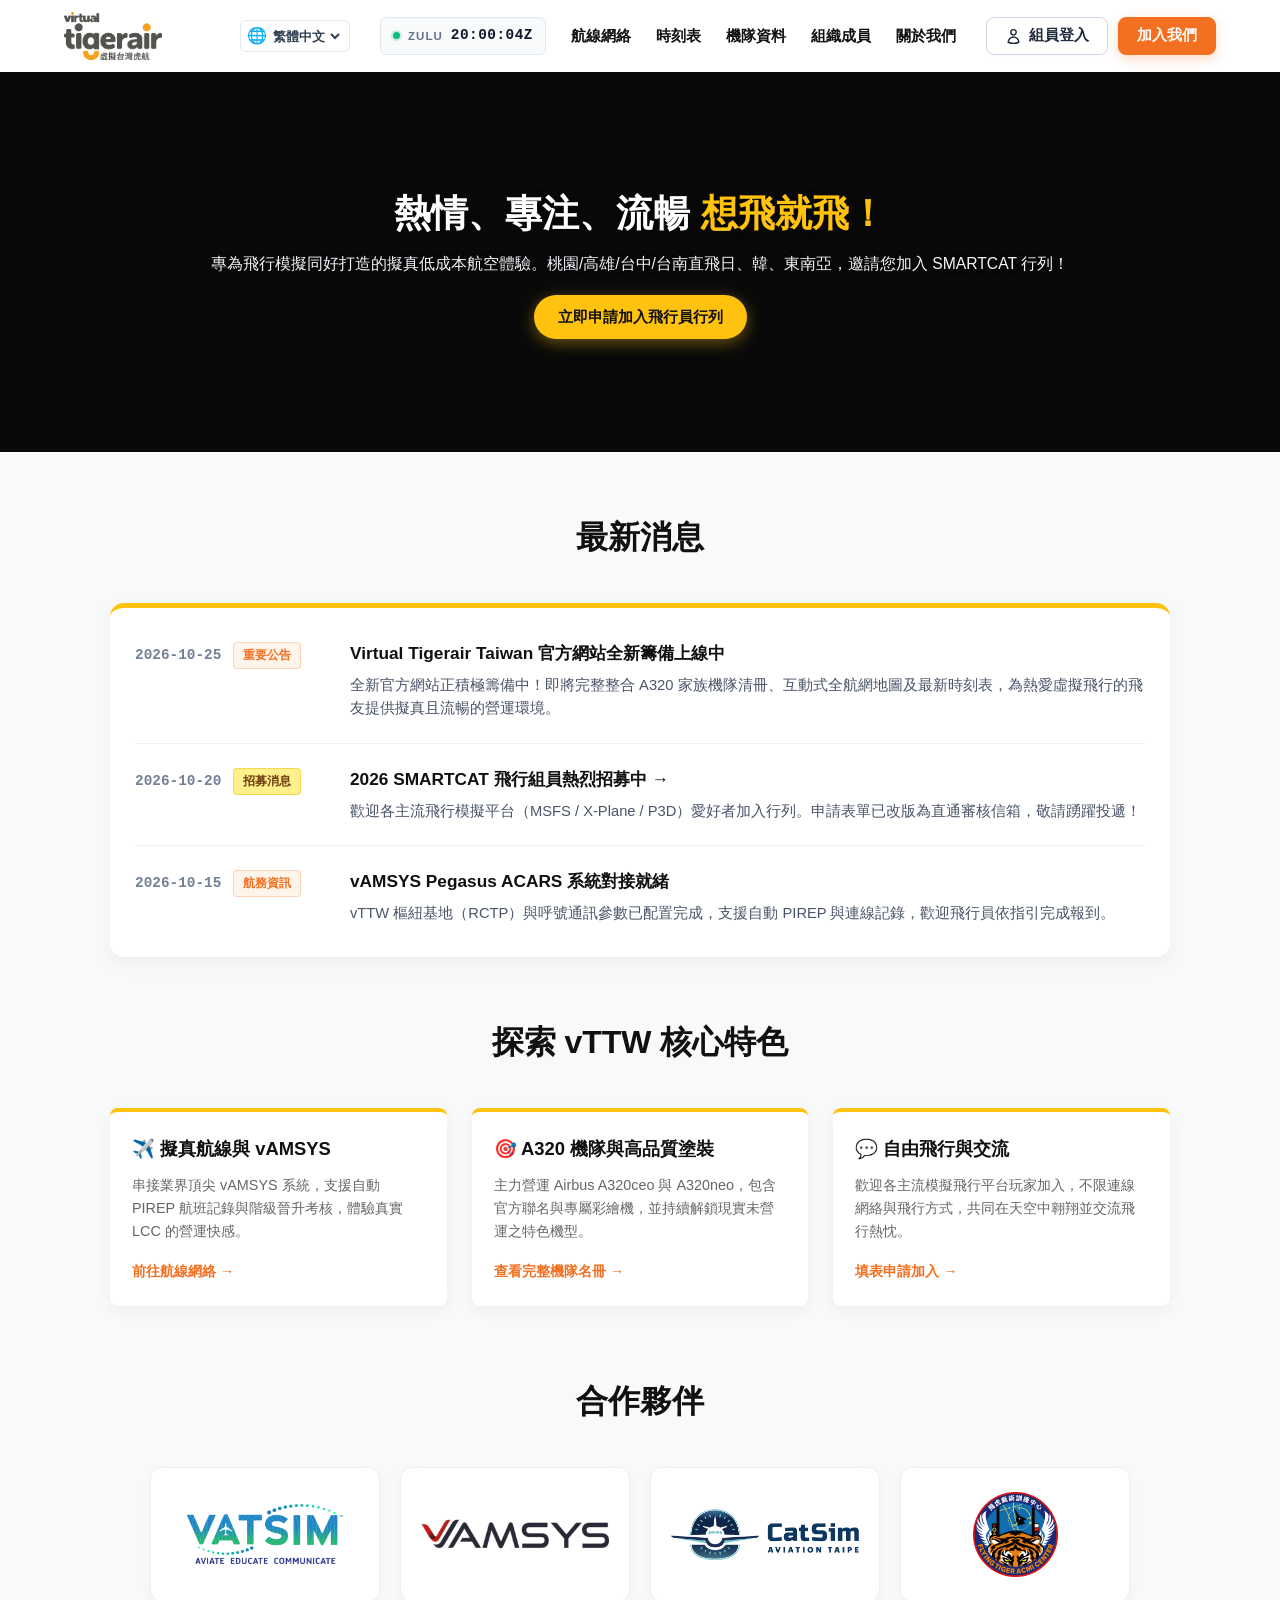
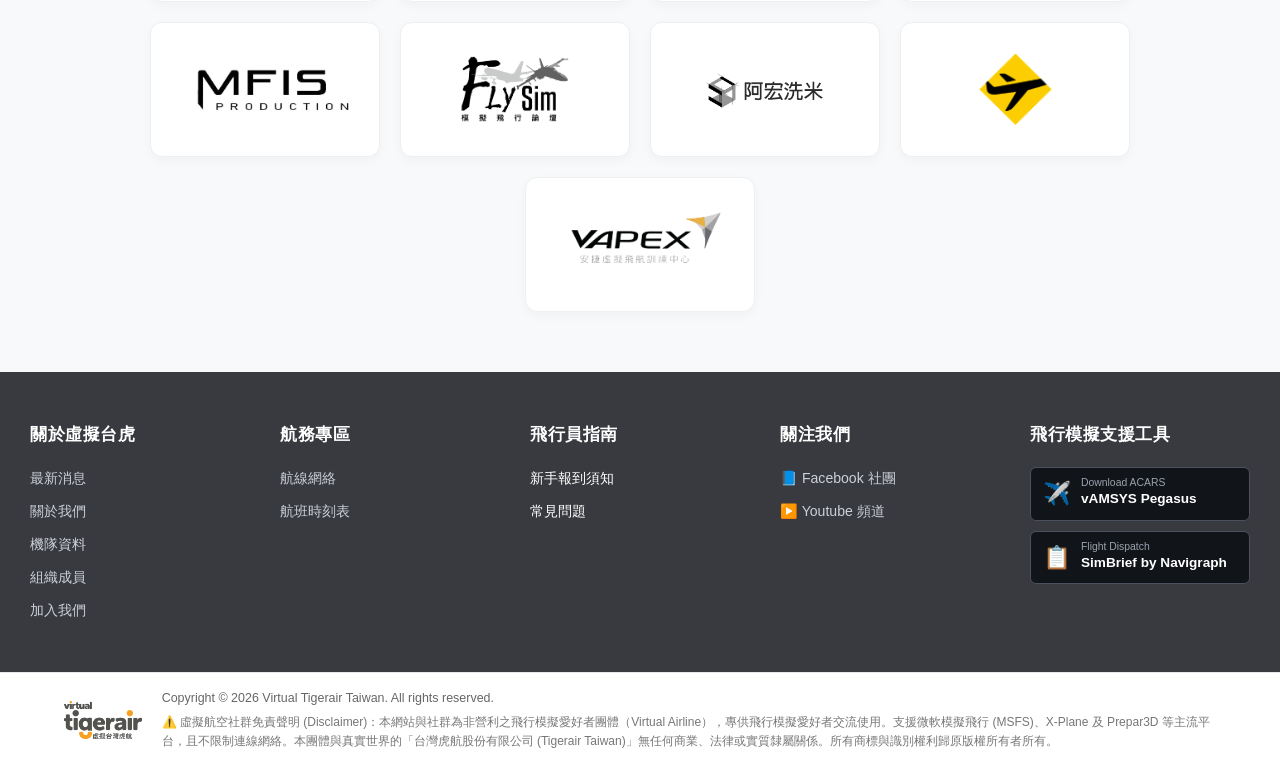
<file: index.html>
<!DOCTYPE html>
<html lang="zh-TW">
<head>
    <meta charset="UTF-8">
    <meta name="viewport" content="width=device-width, initial-scale=1.0">
    <title>Virtual Tigerair Taiwan | 虛擬台灣虎航 - 航向無限可能</title>
    
    <!-- 網站 Favicon 圖示 -->
    <link rel="icon" type="image/png" href="assets/vTTW_icon_128x128.png?v=3">
    <link rel="icon" type="image/png" href="assets/favicon.png?v=3">
    <link rel="apple-touch-icon" href="assets/vTTW_icon_128x128.png?v=3">

    <link rel="stylesheet" href="assets/styles.css">
    <style>
        #core-features, #news, #partners {
            scroll-margin-top: 90px;
        }

        .zulu-badge {
            display: inline-flex;
            align-items: center;
            gap: 8px;
            background: #f8fafc;
            border: 1px solid #e2e8f0;
            border-radius: 6px;
            padding: 6px 12px;
            font-size: 0.85rem;
            color: #1e293b;
            font-weight: 700;
            letter-spacing: 0.5px;
            box-shadow: inset 0 1px 2px rgba(0,0,0,0.03);
        }

        .zulu-dot {
            width: 7px;
            height: 7px;
            background-color: #10b981;
            border-radius: 50%;
            display: inline-block;
            box-shadow: 0 0 0 2px rgba(16, 185, 129, 0.2);
            animation: zuluPulse 2s infinite;
        }

        .zulu-label {
            font-size: 0.72rem;
            font-weight: 800;
            color: #64748b;
            letter-spacing: 1px;
        }

        #zulu-clock {
            font-family: 'Consolas', 'Monaco', 'Courier New', monospace;
            font-size: 0.9rem;
            color: #0f172a;
            font-weight: 800;
        }

        @keyframes zuluPulse {
            0%, 100% { opacity: 1; transform: scale(1); }
            50% { opacity: 0.4; transform: scale(0.9); }
        }

        /* 導覽列按鈕樣式 */
        .nav-actions {
            display: inline-flex;
            align-items: center;
            gap: 10px;
            margin-left: 5px;
        }

        .nav-btn-custom {
            display: inline-flex;
            align-items: center;
            justify-content: center;
            gap: 7px;
            padding: 9px 18px;
            border-radius: 8px;
            font-size: 0.92rem;
            font-weight: 700;
            text-decoration: none;
            transition: all 0.2s ease;
            box-sizing: border-box;
            line-height: 1.2;
        }

        /* 組員登入 (次要按鈕：含頭像圖標) */
        .nav-btn-login {
            background-color: #ffffff;
            color: #1e293b !important;
            border: 1.5px solid #cbd5e1;
            box-shadow: 0 2px 5px rgba(0,0,0,0.02);
        }

        .nav-btn-login svg {
            width: 17px;
            height: 17px;
            stroke: currentColor;
            stroke-width: 2;
            fill: none;
            transition: transform 0.2s ease;
        }

        .nav-btn-login:hover {
            border-color: var(--tiger-black);
            background-color: #f8fafc;
            color: var(--tiger-black) !important;
            transform: translateY(-1px);
            box-shadow: 0 4px 10px rgba(0,0,0,0.05);
        }

        /* 加入我們 (主要按鈕：虎航橘填滿) */
        .nav-btn-join {
            background-color: var(--tiger-orange);
            color: #ffffff !important;
            border: 1.5px solid var(--tiger-orange);
            box-shadow: 0 4px 12px rgba(243, 112, 33, 0.25);
        }

        .nav-btn-join:hover {
            background-color: #e05e13;
            border-color: #e05e13;
            color: #ffffff !important;
            transform: translateY(-1px);
            box-shadow: 0 6px 16px rgba(243, 112, 33, 0.35);
        }

        /* 語言切換選單樣式 */
        .lang-picker-wrap {
            display: inline-flex;
            align-items: center;
            background: #ffffff;
            border: 1.5px solid #e2e8f0;
            border-radius: 6px;
            padding: 2px 6px;
            margin-right: 5px;
            transition: border-color 0.2s;
        }

        .lang-picker-wrap:hover {
            border-color: var(--tiger-yellow);
        }

        .lang-select {
            border: none;
            background: transparent;
            font-size: 0.82rem;
            font-weight: 700;
            color: #334155;
            outline: none;
            cursor: pointer;
            padding: 3px 2px;
            font-family: inherit;
        }

        /* 手機版漢堡選單按鈕 */
        .mobile-menu-toggle {
            display: none;
            background: none;
            border: none;
            font-size: 1.8rem;
            color: var(--tiger-black);
            cursor: pointer;
            padding: 5px 10px;
        }

        @media (max-width: 992px) {
            header {
                justify-content: space-between;
                padding: 12px 20px;
                position: relative;
            }
            .mobile-menu-toggle {
                display: block;
            }
            header nav {
                display: none;
                flex-direction: column;
                position: absolute;
                top: 100%;
                left: 0;
                width: 100%;
                background: #ffffff;
                box-shadow: 0 10px 25px rgba(0,0,0,0.1);
                padding: 20px;
                gap: 12px;
                align-items: stretch;
                z-index: 2000;
                box-sizing: border-box;
            }
            header nav.active {
                display: flex;
            }
            header nav a {
                text-align: center;
                padding: 10px;
                border-radius: 6px;
                background: #f8fafc;
            }
            .nav-actions {
                flex-direction: column;
                width: 100%;
                margin: 0;
                gap: 10px;
            }
            .nav-btn-custom {
                width: 100%;
                text-align: center;
            }
            .zulu-badge {
                justify-content: center;
            }
            .lang-picker-wrap {
                justify-content: center;
                width: 100%;
            }
            .lang-select {
                width: 100%;
                text-align: center;
            }
        }

        /* 影片主視覺 Banner 樣式 (高度 380px) */
        .hero-video-container {
            position: relative;
            width: 100%;
            height: 380px;
            display: flex;
            align-items: center;
            justify-content: center;
            overflow: hidden;
            text-align: center;
            background: #111;
        }

        .hero-video-bg {
            position: absolute;
            top: 50%;
            left: 50%;
            min-width: 100%;
            min-height: 100%;
            width: auto;
            height: auto;
            transform: translate(-50%, -50%);
            object-fit: cover;
            z-index: 1;
        }

        .hero-video-overlay {
            position: absolute;
            top: 0;
            left: 0;
            width: 100%;
            height: 100%;
            background: rgba(0, 0, 0, 0.45);
            z-index: 2;
        }

        .hero-video-content {
            position: relative;
            z-index: 3;
            max-width: 900px;
            padding: 0 20px;
            color: #ffffff;
        }

        .hero-video-content h1 {
            font-size: 2.3rem;
            font-weight: 800;
            margin-bottom: 8px;
            text-shadow: 0 2px 10px rgba(0,0,0,0.5);
        }

        .hero-video-content h1 span {
            color: var(--tiger-yellow);
        }

        .hero-video-content p {
            font-size: 0.98rem;
            line-height: 1.5;
            margin-bottom: 20px;
            color: #f1f5f9;
            text-shadow: 0 1px 6px rgba(0,0,0,0.5);
        }

        .hero-video-cta {
            display: inline-block;
            background-color: var(--tiger-yellow);
            color: var(--tiger-black);
            font-weight: 800;
            font-size: 0.95rem;
            padding: 10px 24px;
            border-radius: 30px;
            text-decoration: none;
            box-shadow: 0 4px 15px rgba(255, 194, 14, 0.4);
            transition: all 0.25s ease;
        }

        .hero-video-cta:hover {
            transform: translateY(-2px);
            background-color: #ffd000;
            box-shadow: 0 6px 20px rgba(255, 194, 14, 0.6);
        }

        /* 最新消息樣式 */
        .news-section {
            margin: 45px 0 60px;
        }

        .news-card-wrapper {
            background: #ffffff;
            border-radius: 14px;
            box-shadow: 0 6px 20px rgba(0,0,0,0.05);
            border-top: 5px solid var(--tiger-yellow);
            padding: 10px 25px;
        }

        .news-item {
            display: flex;
            gap: 25px;
            padding: 22px 0;
            border-bottom: 1px solid #edf0f2;
            align-items: baseline;
        }

        .news-item:last-child {
            border-bottom: none;
        }

        .news-meta {
            display: flex;
            align-items: center;
            gap: 12px;
            min-width: 190px;
            flex-shrink: 0;
        }

        .news-date {
            font-size: 0.9rem;
            color: #718096;
            font-family: monospace;
            font-weight: 600;
        }

        .news-badge {
            font-size: 0.75rem;
            font-weight: 800;
            padding: 3px 9px;
            border-radius: 4px;
            display: inline-block;
        }

        .badge-primary {
            background: #fff4ea;
            color: var(--tiger-orange);
            border: 1px solid rgba(243, 112, 33, 0.25);
        }

        .badge-alert {
            background: #fef08a;
            color: #713f12;
            border: 1px solid rgba(234, 179, 8, 0.4);
        }

        .news-body {
            flex-grow: 1;
        }

        .news-title {
            font-size: 1.08rem;
            font-weight: 800;
            margin-bottom: 6px;
            color: var(--tiger-black);
        }

        .news-title-link {
            color: var(--tiger-black);
            text-decoration: none;
            transition: color 0.2s ease;
        }

        .news-title-link:hover {
            color: var(--tiger-orange);
        }

        .news-desc {
            font-size: 0.92rem;
            color: #4a5568;
            line-height: 1.6;
            margin: 0;
        }

        /* 合作夥伴專屬樣式 */
        .partners-section {
            margin: 70px 0 60px;
        }

        .partners-grid {
            display: flex;
            flex-wrap: wrap;
            justify-content: center;
            gap: 20px;
            margin-top: 25px;
        }

        .partner-card {
            background: #ffffff;
            border: 1.5px solid #edf0f2;
            border-radius: 12px;
            padding: 20px;
            text-align: center;
            text-decoration: none;
            display: flex;
            align-items: center;
            justify-content: center;
            transition: all 0.25s ease;
            box-shadow: 0 4px 12px rgba(0,0,0,0.03);
            width: 230px;
            height: 135px;
            flex-shrink: 0;
        }

        .partner-card:hover {
            transform: translateY(-4px);
            border-color: var(--tiger-yellow);
            box-shadow: 0 10px 24px rgba(255, 194, 14, 0.2);
        }

        .partner-logo {
            height: 60px;
            max-width: 100%;
            object-fit: contain;
        }

        /* 自動濾除白底 */
        .partner-logo.blend-white {
            mix-blend-mode: multiply;
        }

        @media (max-width: 768px) {
            .news-item {
                flex-direction: column;
                gap: 10px;
                padding: 18px 0;
            }
            .news-meta {
                min-width: auto;
            }
            .hero-video-content h1 {
                font-size: 1.8rem;
            }
            .hero-video-container {
                height: 320px;
            }
            .partner-card {
                width: 165px;
                height: 110px;
            }
        }
    </style>
</head>
<body>

    <header>
        <a href="index.html" class="tiger-logo-link">
            <img src="assets/Virtual_Tigerair_Taiwan_LOGO_cht_02.png" alt="Virtual Tigerair Taiwan 虛擬台灣虎航" class="tiger-logo-img">
        </a>
        
        <!-- 手機版漢堡選單按鈕 -->
        <button class="mobile-menu-toggle" onclick="toggleMobileMenu()">☰</button>

        <nav>
            <div class="lang-picker-wrap">
                <span>🌐</span>
                <select id="langSelect" class="lang-select" onchange="setLanguage(this.value)">
                    <option value="zh">繁體中文</option>
                    <option value="en">English</option>
                    <option value="ja">日本語</option>
                </select>
            </div>

            <div class="zulu-badge">
                <span class="zulu-dot"></span>
                <span class="zulu-label">ZULU</span>
                <span id="zulu-clock">00:00:00Z</span>
            </div>

            <a href="routes.html">航線網絡</a>
            <a href="timetable.html">時刻表</a>
            <a href="fleet.html">機隊資料</a>
            <a href="team.html">組織成員</a>
            <a href="about.html">關於我們</a>
            
            <div class="nav-actions">
                <a href="https://auth.vamsys.io/login/ttwscva" target="_blank" class="nav-btn-custom nav-btn-login">
                    <svg viewBox="0 0 24 24"><path stroke-linecap="round" stroke-linejoin="round" d="M15.75 6a3.75 3.75 0 11-7.5 0 3.75 3.75 0 017.5 0zM4.501 20.118a7.5 7.5 0 0114.998 0A17.933 17.933 0 0112 21.75c-2.676 0-5.216-.584-7.499-1.632z" /></svg>
                    組員登入
                </a>
                <a href="join.html" class="nav-btn-custom nav-btn-join">加入我們</a>
            </div>
        </nav>
    </header>

    <section class="hero-video-container">
        <video autoplay muted loop playsinline preload="auto" class="hero-video-bg">
            <source src="assets/promo-video.mp4" type="video/mp4">
            您的瀏覽器不支援 HTML5 影片標籤。
        </video>
        <div class="hero-video-overlay"></div>

        <div class="hero-video-content">
            <h1>熱情、專注、流暢 <span>想飛就飛！</span></h1>
            <p>專為飛行模擬同好打造的擬真低成本航空體驗。桃園/高雄/台中/台南直飛日、韓、東南亞，邀請您加入 SMARTCAT 行列！</p>
            <a href="join.html" class="hero-video-cta">立即申請加入飛行員行列</a>
        </div>
    </section>

    <div class="container">

        <section class="news-section" id="news">
            <h2 class="section-title">最新消息</h2>
            <div class="news-card-wrapper">
                
                <div class="news-item">
                    <div class="news-meta">
                        <span class="news-date">2026-10-25</span>
                        <span class="news-badge badge-primary">重要公告</span>
                    </div>
                    <div class="news-body">
                        <h3 class="news-title">
                            Virtual Tigerair Taiwan 官方網站全新籌備上線中
                        </h3>
                        <p class="news-desc">全新官方網站正積極籌備中！即將完整整合 A320 家族機隊清冊、互動式全航網地圖及最新時刻表，為熱愛虛擬飛行的飛友提供擬真且流暢的營運環境。</p>
                    </div>
                </div>

                <div class="news-item">
                    <div class="news-meta">
                        <span class="news-date">2026-10-20</span>
                        <span class="news-badge badge-alert">招募消息</span>
                    </div>
                    <div class="news-body">
                        <h3 class="news-title">
                            <a href="join.html" class="news-title-link">2026 SMARTCAT 飛行組員熱烈招募中 &rarr;</a>
                        </h3>
                        <p class="news-desc">歡迎各主流飛行模擬平台（MSFS / X-Plane / P3D）愛好者加入行列。申請表單已改版為直通審核信箱，敬請踴躍投遞！</p>
                    </div>
                </div>

                <div class="news-item">
                    <div class="news-meta">
                        <span class="news-date">2026-10-15</span>
                        <span class="news-badge badge-primary">航務資訊</span>
                    </div>
                    <div class="news-body">
                        <h3 class="news-title">
                            vAMSYS Pegasus ACARS 系統對接就緒
                        </h3>
                        <p class="news-desc">vTTW 樞紐基地（RCTP）與呼號通訊參數已配置完成，支援自動 PIREP 與連線記錄，歡迎飛行員依指引完成報到。</p>
                    </div>
                </div>

            </div>
        </section>

        <h2 class="section-title" id="core-features">探索 vTTW 核心特色</h2>
        <div class="cards-grid">
            <div class="card">
                <div class="card-content">
                    <h3>✈️ 擬真航線與 vAMSYS</h3>
                    <p>串接業界頂尖 vAMSYS 系統，支援自動 PIREP 航班記錄與階級晉升考核，體驗真實 LCC 的營運快感。</p>
                    <a href="routes.html" class="card-link">前往航線網絡 &rarr;</a>
                </div>
            </div>

            <div class="card">
                <div class="card-content">
                    <h3>🎯 A320 機隊與高品質塗裝</h3>
                    <p>主力營運 Airbus A320ceo 與 A320neo，包含官方聯名與專屬彩繪機，並持續解鎖現實未營運之特色機型。</p>
                    <a href="fleet.html" class="card-link">查看完整機隊名冊 &rarr;</a>
                </div>
            </div>

            <div class="card">
                <div class="card-content">
                    <h3>💬 自由飛行與交流</h3>
                    <p>歡迎各主流模擬飛行平台玩家加入，不限連線網絡與飛行方式，共同在天空中翱翔並交流飛行熱忱。</p>
                    <a href="join.html" class="card-link">填表申請加入 &rarr;</a>
                </div>
            </div>
        </div>

        <section class="partners-section" id="partners">
            <h2 class="section-title">合作夥伴</h2>
            <div class="partners-grid">
                
                <!-- 1. VATSIM -->
                <a href="https://vatsim.net/" target="_blank" class="partner-card">
                    <img src="assets/VATSIM.png" alt="VATSIM" class="partner-logo blend-white">
                </a>

                <!-- 2. vAMSYS -->
                <a href="https://vamsys.co.uk/" target="_blank" class="partner-card">
                    <img src="assets/vamsys.png" alt="vAMSYS" class="partner-logo blend-white">
                </a>

                <!-- 3. CatSim -->
                <a href="https://catsimtw.simplybook.asia/v2/" target="_blank" class="partner-card">
                    <img src="assets/CatSim.png" alt="CatSim Aviation Taipei" class="partner-logo blend-white">
                </a>

                <!-- 4. 飛虎 -->
                <a href="https://flyingtiger.simplybook.asia/v2/" target="_blank" class="partner-card">
                    <img src="assets/FTAC.png" alt="飛虎戰術訓練中心" class="partner-logo" style="height: 85px;">
                </a>

                <!-- 5. MFIS -->
                <a href="https://mukai870605.wixsite.com/mfis" target="_blank" class="partner-card">
                    <img src="assets/mfis.png" alt="MFIS Production" class="partner-logo">
                </a>

                <!-- 6. FlySim 模擬飛行論壇 -->
                <div class="partner-card">
                    <img src="assets/flysim.png" alt="FlySim 模擬飛行論壇" class="partner-logo blend-white" style="height: 75px;">
                </div>

                <!-- 7. 阿宏洗米 -->
                <a href="https://www.flysimstudio.com/" target="_blank" class="partner-card">
                    <img src="assets/flysim777.png" alt="阿宏洗米" class="partner-logo blend-white" style="height: 115px;">
                </a>

                <!-- 8. fsformosa -->
                <a href="https://fsformosa.tw/" target="_blank" class="partner-card">
                    <img src="assets/fsf.png" alt="fsformosa" class="partner-logo blend-white" style="height: 75px;">
                </a>

                <!-- 9. Vapex -->
                <a href="https://sites.google.com/view/vapexvirtualacademy/" target="_blank" class="partner-card">
                    <img src="assets/vapex.png" alt="Vapex Virtual Academy" class="partner-logo blend-white" style="height: 115px;">
                </a>

            </div>
        </section>

    </div>

    <footer class="tiger-footer">
        <div class="tiger-footer-top">
            <div class="footer-col">
                <h4>關於虛擬台虎</h4>
                <ul>
                    <li><a href="index.html#news">最新消息</a></li>
                    <li><a href="about.html">關於我們</a></li>
                    <li><a href="fleet.html">機隊資料</a></li>
                    <li><a href="team.html">組織成員</a></li>
                    <li><a href="join.html">加入我們</a></li>
                </ul>
            </div>

            <div class="footer-col">
                <h4>航務專區</h4>
                <ul>
                    <li><a href="routes.html">航線網絡</a></li>
                    <li><a href="timetable.html">航班時刻表</a></li>
                </ul>
            </div>

            <div class="footer-col">
                <h4>飛行員指南</h4>
                <ul>
                    <li>新手報到須知</li>
                    <li>常見問題</li>
                </ul>
            </div>

            <div class="footer-col">
                <h4>關注我們</h4>
                <ul>
                    <li><a href="https://www.facebook.com/share/g/1Hp3dYjPf8/" target="_blank" class="social-link">📘 Facebook 社團</a></li>
                    <li><a href="https://youtube.com" target="_blank" class="social-link">▶️ Youtube 頻道</a></li>
                </ul>
            </div>

            <div class="footer-col">
                <h4>飛行模擬支援工具</h4>
                <div class="app-btn-box">
                    <a href="https://vamsys.io" target="_blank" class="app-btn">
                        <span class="app-btn-icon">✈️</span>
                        <div class="app-btn-text">
                            <small>Download ACARS</small>
                            <span>vAMSYS Pegasus</span>
                        </div>
                    </a>
                    <a href="https://simbrief.com" target="_blank" class="app-btn">
                        <span class="app-btn-icon">📋</span>
                        <div class="app-btn-text">
                            <small>Flight Dispatch</small>
                            <span>SimBrief by Navigraph</span>
                        </div>
                    </a>
                </div>
            </div>
        </div>

        <div class="tiger-footer-bottom">
            <div class="footer-bottom-inner">
                <div class="footer-brand-logo">
                    <img src="assets/Virtual_Tigerair_Taiwan_LOGO_cht_02.png" alt="Virtual Tigerair Taiwan" class="footer-logo-img">
                </div>
                <div class="footer-legal">
                    <div>Copyright &copy; 2026 Virtual Tigerair Taiwan. All rights reserved.</div>
                    <div style="margin-top: 4px; color: #777; font-size: 0.75rem;">
                        ⚠️ 虛擬航空社群免責聲明 (Disclaimer)：本網站與社群為非營利之飛行模擬愛好者團體（Virtual Airline），專供飛行模擬愛好者交流使用。支援微軟模擬飛行 (MSFS)、X-Plane 及 Prepar3D 等主流平台，且不限制連線網絡。本團體與真實世界的「台灣虎航股份有限公司 (Tigerair Taiwan)」無任何商業、法律或實質隸屬關係。所有商標與識別權利歸原版權所有者所有。
                    </div>
                </div>
            </div>
        </div>
    </footer>

    <script src="assets/site.js"></script>
    <script>
        function toggleMobileMenu() {
            const nav = document.querySelector('header nav');
            nav.classList.toggle('active');
        }

        function updateZuluClock() {
            const now = new Date();
            const h = String(now.getUTCHours()).padStart(2, '0');
            const m = String(now.getUTCMinutes()).padStart(2, '0');
            const s = String(now.getUTCSeconds()).padStart(2, '0');
            const clockEl = document.getElementById('zulu-clock');
            if (clockEl) {
                clockEl.textContent = `${h}:${m}:${s}Z`;
            }
        }
        setInterval(updateZuluClock, 1000);
        updateZuluClock();
    </script>
</body>
</html>
</file>
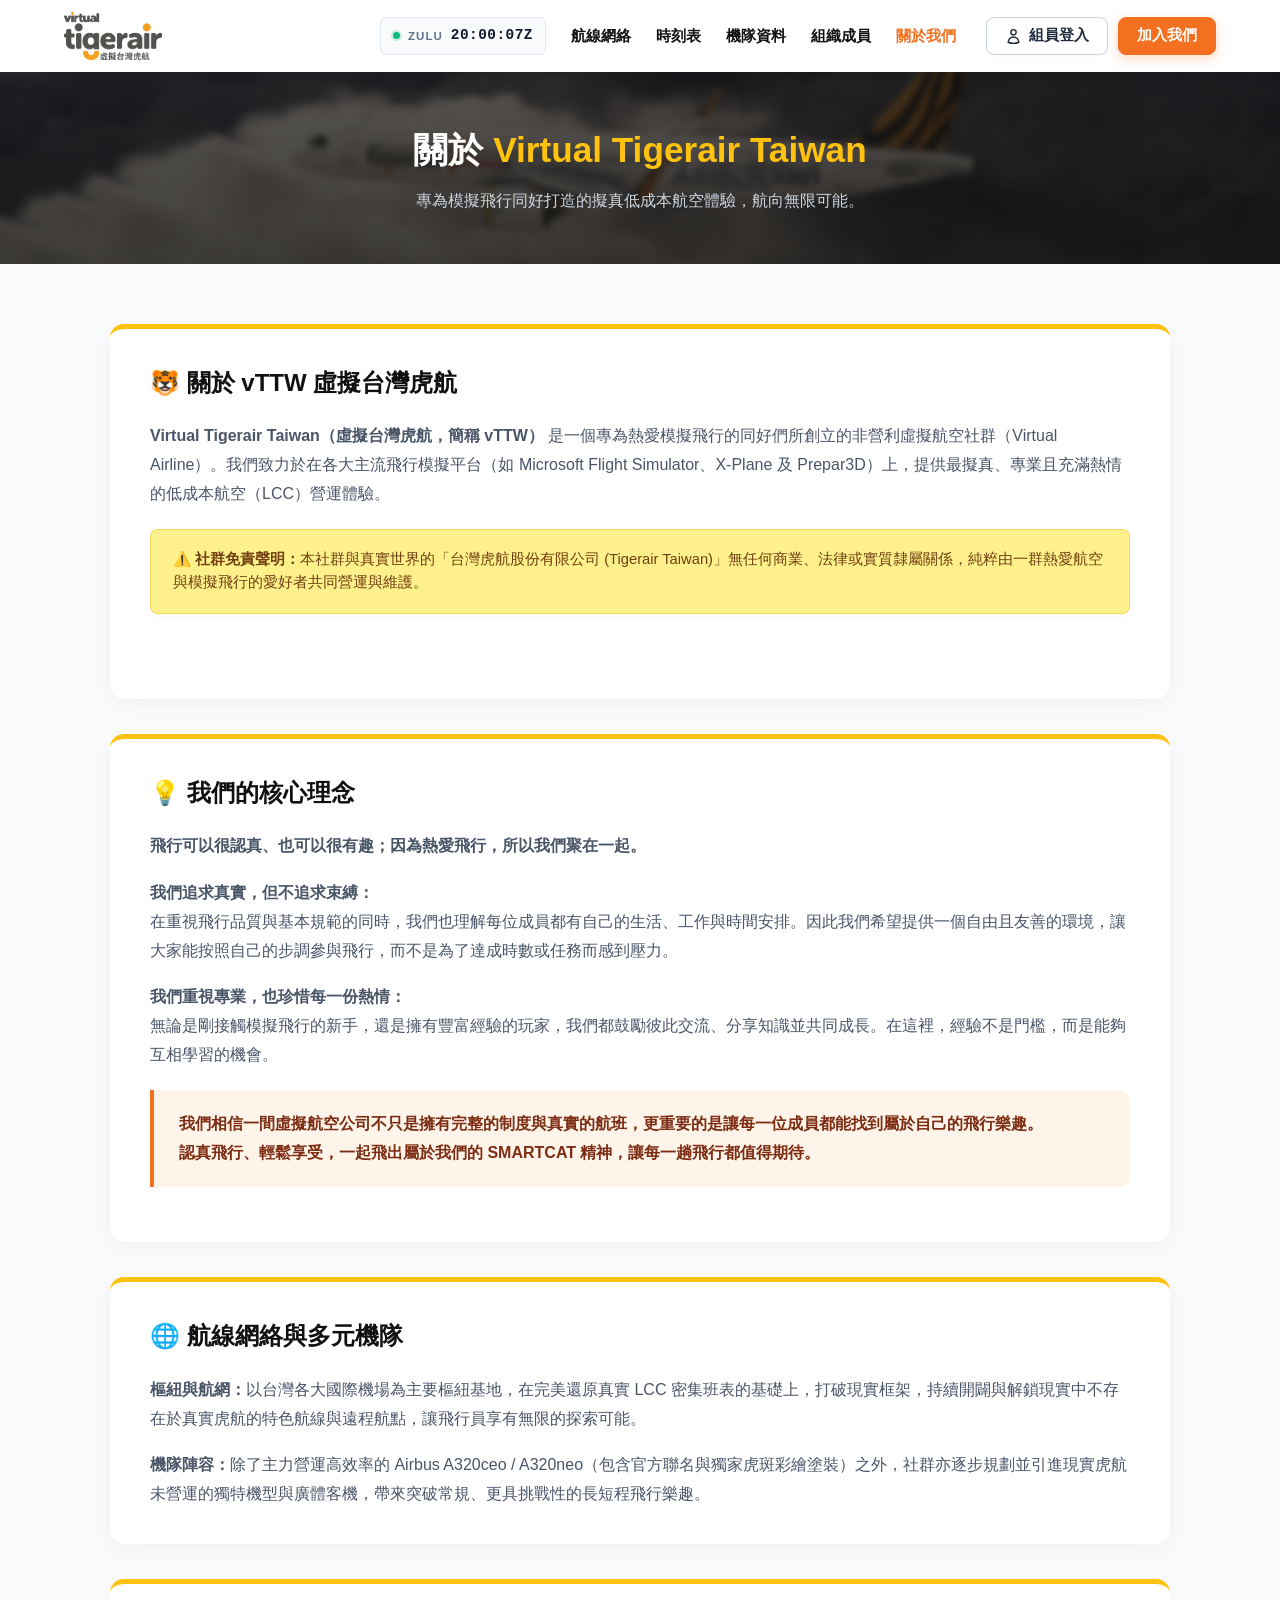
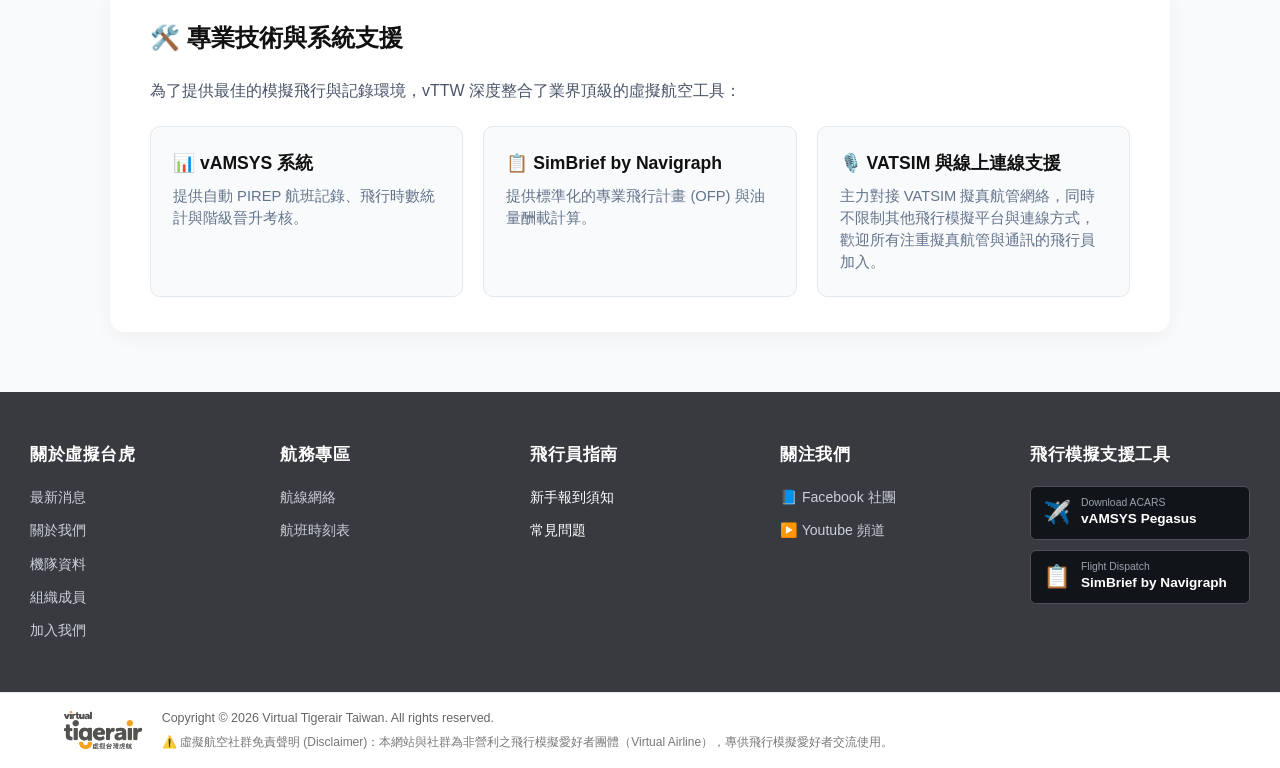
<file: about.html>
<!DOCTYPE html>
<html lang="zh-TW">
<head>
    <meta charset="UTF-8">
    <meta name="viewport" content="width=device-width, initial-scale=1.0">
    <title>關於我們 | Virtual Tigerair Taiwan 虛擬台灣虎航</title>
    
    <!-- 網站 Favicon 圖示 -->
    <link rel="icon" type="image/png" href="assets/vTTW_icon_128x128.png?v=3">
    <link rel="icon" type="image/png" href="assets/favicon.png?v=3">
    <link rel="apple-touch-icon" href="assets/vTTW_icon_128x128.png?v=3">

    <link rel="stylesheet" href="assets/styles.css">
    <style>
        body {
            background-color: #f8fafc;
        }

        .page-header {
            background: linear-gradient(rgba(17,17,17,0.7), rgba(17,17,17,0.8)), url('assets/banner5.png') center/cover;
            color: #ffffff;
            padding: 50px 20px;
            text-align: center;
            margin-bottom: 40px;
        }

        .page-header h1 {
            font-size: 2.2rem;
            font-weight: 800;
            margin-bottom: 10px;
        }

        .page-header h1 span {
            color: var(--tiger-yellow);
        }

        .page-header p {
            font-size: 1rem;
            color: #cbd5e1;
            max-width: 700px;
            margin: 0 auto;
        }

        .content-section {
            background: #ffffff;
            border-radius: 14px;
            box-shadow: 0 6px 20px rgba(0,0,0,0.04);
            border-top: 5px solid var(--tiger-yellow);
            padding: 35px 40px;
            margin-bottom: 35px;
        }

        .content-section h2 {
            font-size: 1.5rem;
            font-weight: 800;
            color: var(--tiger-black);
            margin-bottom: 20px;
            display: flex;
            align-items: center;
            gap: 10px;
        }

        .content-section p {
            font-size: 1rem;
            color: #4a5568;
            line-height: 1.8;
            margin-bottom: 18px;
        }

        .content-section p:last-child {
            margin-bottom: 0;
        }

        .philosophy-box {
            background: #fff4ea;
            border-left: 4px solid var(--tiger-orange);
            padding: 20px 25px;
            border-radius: 0 10px 10px 0;
            margin: 20px 0;
        }

        .philosophy-box p {
            color: #7c2d12;
            font-weight: 600;
            margin: 0;
        }

        .disclaimer-box {
            background: #fef08a;
            border: 1px solid rgba(234, 179, 8, 0.4);
            color: #713f12;
            padding: 18px 22px;
            border-radius: 8px;
            font-size: 0.92rem;
            line-height: 1.6;
            margin-top: 20px;
        }

        .support-grid {
            display: grid;
            grid-template-columns: repeat(auto-fit, minmax(280px, 1fr));
            gap: 20px;
            margin-top: 20px;
        }

        .support-card {
            background: #f8fafc;
            border: 1.5px solid #e2e8f0;
            border-radius: 10px;
            padding: 22px;
            transition: all 0.2s ease;
        }

        .support-card:hover {
            border-color: var(--tiger-yellow);
            transform: translateY(-2px);
            box-shadow: 0 4px 12px rgba(0,0,0,0.03);
        }

        .support-card h3 {
            font-size: 1.1rem;
            font-weight: 800;
            color: var(--tiger-black);
            margin-bottom: 8px;
        }

        .support-card p {
            font-size: 0.92rem;
            color: #64748b;
            margin: 0;
            line-height: 1.5;
        }

        .zulu-badge {
            display: inline-flex;
            align-items: center;
            gap: 8px;
            background: #f8fafc;
            border: 1px solid #e2e8f0;
            border-radius: 6px;
            padding: 6px 12px;
            font-size: 0.85rem;
            color: #1e293b;
            font-weight: 700;
            letter-spacing: 0.5px;
        }

        .zulu-dot {
            width: 7px;
            height: 7px;
            background-color: #10b981;
            border-radius: 50%;
            display: inline-block;
            box-shadow: 0 0 0 2px rgba(16, 185, 129, 0.2);
            animation: zuluPulse 2s infinite;
        }

        .zulu-label {
            font-size: 0.72rem;
            font-weight: 800;
            color: #64748b;
            letter-spacing: 1px;
        }

        #zulu-clock {
            font-family: 'Consolas', 'Monaco', 'Courier New', monospace;
            font-size: 0.9rem;
            color: #0f172a;
            font-weight: 800;
        }

        .nav-actions {
            display: inline-flex;
            align-items: center;
            gap: 10px;
            margin-left: 5px;
        }

        .nav-btn-custom {
            display: inline-flex;
            align-items: center;
            justify-content: center;
            gap: 7px;
            padding: 9px 18px;
            border-radius: 8px;
            font-size: 0.92rem;
            font-weight: 700;
            text-decoration: none;
            transition: all 0.2s ease;
            box-sizing: border-box;
            line-height: 1.2;
        }

        .nav-btn-login {
            background-color: #ffffff;
            color: #1e293b !important;
            border: 1.5px solid #cbd5e1;
            box-shadow: 0 2px 5px rgba(0,0,0,0.02);
        }

        .nav-btn-login svg {
            width: 17px;
            height: 17px;
            stroke: currentColor;
            stroke-width: 2;
            fill: none;
        }

        .nav-btn-login:hover {
            border-color: var(--tiger-black);
            background-color: #f8fafc;
            color: var(--tiger-black) !important;
            transform: translateY(-1px);
        }

        .nav-btn-join {
            background-color: var(--tiger-orange);
            color: #ffffff !important;
            border: 1.5px solid var(--tiger-orange);
            box-shadow: 0 4px 12px rgba(243, 112, 33, 0.25);
        }

        .nav-btn-join:hover {
            background-color: #e05e13;
            border-color: #e05e13;
            color: #ffffff !important;
            transform: translateY(-1px);
        }

        @keyframes zuluPulse {
            0%, 100% { opacity: 1; transform: scale(1); }
            50% { opacity: 0.4; transform: scale(0.9); }
        }

        @media (max-width: 768px) {
            .content-section {
                padding: 25px 20px;
            }
        }
    </style>
</head>
<body>

    <header>
        <a href="index.html" class="tiger-logo-link">
            <img src="assets/Virtual_Tigerair_Taiwan_LOGO_cht_02.png" alt="Virtual Tigerair Taiwan 虛擬台灣虎航" class="tiger-logo-img">
        </a>
        <nav>
            <div class="zulu-badge">
                <span class="zulu-dot"></span>
                <span class="zulu-label">ZULU</span>
                <span id="zulu-clock">00:00:00Z</span>
            </div>

            <a href="routes.html">航線網絡</a>
            <a href="timetable.html">時刻表</a>
            <a href="fleet.html">機隊資料</a>
            <a href="team.html">組織成員</a>
            <a href="about.html" style="color: var(--tiger-orange);">關於我們</a>
            
            <div class="nav-actions">
                <a href="https://auth.vamsys.io/login/ttwscva" target="_blank" class="nav-btn-custom nav-btn-login">
                    <svg viewBox="0 0 24 24"><path stroke-linecap="round" stroke-linejoin="round" d="M15.75 6a3.75 3.75 0 11-7.5 0 3.75 3.75 0 017.5 0zM4.501 20.118a7.5 7.5 0 0114.998 0A17.933 17.933 0 0112 21.75c-2.676 0-5.216-.584-7.499-1.632z" /></svg>
                    組員登入
                </a>
                <a href="join.html" class="nav-btn-custom nav-btn-join">加入我們</a>
            </div>
        </nav>
    </header>

    <section class="page-header">
        <h1>關於 <span>Virtual Tigerair Taiwan</span></h1>
        <p>專為模擬飛行同好打造的擬真低成本航空體驗，航向無限可能。</p>
    </section>

    <div class="container">
        <section class="content-section">
            <h2>🐯 關於 vTTW 虛擬台灣虎航</h2>
            <p><strong>Virtual Tigerair Taiwan（虛擬台灣虎航，簡稱 vTTW）</strong> 是一個專為熱愛模擬飛行的同好們所創立的非營利虛擬航空社群（Virtual Airline）。我們致力於在各大主流飛行模擬平台（如 Microsoft Flight Simulator、X-Plane 及 Prepar3D）上，提供最擬真、專業且充滿熱情的低成本航空（LCC）營運體驗。</p>
            <div class="disclaimer-box">
                <strong>⚠️ 社群免責聲明：</strong>本社群與真實世界的「台灣虎航股份有限公司 (Tigerair Taiwan)」無任何商業、法律或實質隸屬關係，純粹由一群熱愛航空與模擬飛行的愛好者共同營運與維護。
            </div>
        </section>

        <section class="content-section">
            <h2>💡 我們的核心理念</h2>
            <p><strong>飛行可以很認真、也可以很有趣；因為熱愛飛行，所以我們聚在一起。</strong></p>
            <p><strong>我們追求真實，但不追求束縛：</strong><br>在重視飛行品質與基本規範的同時，我們也理解每位成員都有自己的生活、工作與時間安排。因此我們希望提供一個自由且友善的環境，讓大家能按照自己的步調參與飛行，而不是為了達成時數或任務而感到壓力。</p>
            <p><strong>我們重視專業，也珍惜每一份熱情：</strong><br>無論是剛接觸模擬飛行的新手，還是擁有豐富經驗的玩家，我們都鼓勵彼此交流、分享知識並共同成長。在這裡，經驗不是門檻，而是能夠互相學習的機會。</p>
            <div class="philosophy-box">
                <p>我們相信一間虛擬航空公司不只是擁有完整的制度與真實的航班，更重要的是讓每一位成員都能找到屬於自己的飛行樂趣。<br><strong>認真飛行、輕鬆享受，一起飛出屬於我們的 SMARTCAT 精神，讓每一趟飛行都值得期待。</strong></p>
            </div>
        </section>

        <section class="content-section">
            <h2>🌐 航線網絡與多元機隊</h2>
            <p><strong>樞紐與航網：</strong>以台灣各大國際機場為主要樞紐基地，在完美還原真實 LCC 密集班表的基礎上，打破現實框架，持續開闢與解鎖現實中不存在於真實虎航的特色航線與遠程航點，讓飛行員享有無限的探索可能。</p>
            <p><strong>機隊陣容：</strong>除了主力營運高效率的 Airbus A320ceo / A320neo（包含官方聯名與獨家虎斑彩繪塗裝）之外，社群亦逐步規劃並引進現實虎航未營運的獨特機型與廣體客機，帶來突破常規、更具挑戰性的長短程飛行樂趣。</p>
        </section>

        <section class="content-section">
            <h2>🛠️ 專業技術與系統支援</h2>
            <p>為了提供最佳的模擬飛行與記錄環境，vTTW 深度整合了業界頂級的虛擬航空工具：</p>
            <div class="support-grid">
                <div class="support-card">
                    <h3>📊 vAMSYS 系統</h3>
                    <p>提供自動 PIREP 航班記錄、飛行時數統計與階級晉升考核。</p>
                </div>
                <div class="support-card">
                    <h3>📋 SimBrief by Navigraph</h3>
                    <p>提供標準化的專業飛行計畫 (OFP) 與油量酬載計算。</p>
                </div>
                <div class="support-card">
                    <h3>🎙️ VATSIM 與線上連線支援</h3>
                    <p>主力對接 VATSIM 擬真航管網絡，同時不限制其他飛行模擬平台與連線方式，歡迎所有注重擬真航管與通訊的飛行員加入。</p>
                </div>
            </div>
        </section>
    </div>

    <footer class="tiger-footer">
        <div class="tiger-footer-top">
            <div class="footer-col">
                <h4>關於虛擬台虎</h4>
                <ul>
                    <li><a href="index.html#news">最新消息</a></li>
                    <li><a href="about.html">關於我們</a></li>
                    <li><a href="fleet.html">機隊資料</a></li>
                    <li><a href="team.html">組織成員</a></li>
                    <li><a href="join.html">加入我們</a></li>
                </ul>
            </div>
            <div class="footer-col">
                <h4>航務專區</h4>
                <ul>
                    <li><a href="routes.html">航線網絡</a></li>
                    <li><a href="timetable.html">航班時刻表</a></li>
                </ul>
            </div>
            <div class="footer-col">
                <h4>飛行員指南</h4>
                <ul>
                    <li>新手報到須知</li>
                    <li>常見問題</li>
                </ul>
            </div>
            <div class="footer-col">
                <h4>關注我們</h4>
                <ul>
                    <li><a href="https://www.facebook.com/share/g/1Hp3dYjPf8/" target="_blank" class="social-link">📘 Facebook 社團</a></li>
                    <li><a href="https://youtube.com" target="_blank" class="social-link">▶️ Youtube 頻道</a></li>
                </ul>
            </div>
            <div class="footer-col">
                <h4>飛行模擬支援工具</h4>
                <div class="app-btn-box">
                    <a href="https://vamsys.io" target="_blank" class="app-btn">
                        <span class="app-btn-icon">✈️</span>
                        <div class="app-btn-text"><small>Download ACARS</small><span>vAMSYS Pegasus</span></div>
                    </a>
                    <a href="https://simbrief.com" target="_blank" class="app-btn">
                        <span class="app-btn-icon">📋</span>
                        <div class="app-btn-text"><small>Flight Dispatch</small><span>SimBrief by Navigraph</span></div>
                    </a>
                </div>
            </div>
        </div>
        <div class="tiger-footer-bottom">
            <div class="footer-bottom-inner">
                <div class="footer-brand-logo"><img src="assets/Virtual_Tigerair_Taiwan_LOGO_cht_02.png" alt="Virtual Tigerair Taiwan" class="footer-logo-img"></div>
                <div class="footer-legal">
                    <div>Copyright &copy; 2026 Virtual Tigerair Taiwan. All rights reserved.</div>
                    <div style="margin-top: 4px; color: #777; font-size: 0.75rem;">⚠️ 虛擬航空社群免責聲明 (Disclaimer)：本網站與社群為非營利之飛行模擬愛好者團體（Virtual Airline），專供飛行模擬愛好者交流使用。</div>
                </div>
            </div>
        </div>
    </footer>

    <script src="assets/site.js"></script>
    <script>
        function updateZuluClock() {
            const now = new Date();
            const h = String(now.getUTCHours()).padStart(2, '0');
            const m = String(now.getUTCMinutes()).padStart(2, '0');
            const s = String(now.getUTCSeconds()).padStart(2, '0');
            const clockEl = document.getElementById('zulu-clock');
            if (clockEl) clockEl.textContent = `${h}:${m}:${s}Z`;
        }
        setInterval(updateZuluClock, 1000);
        updateZuluClock();
    </script>
</body>
</html>
</file>
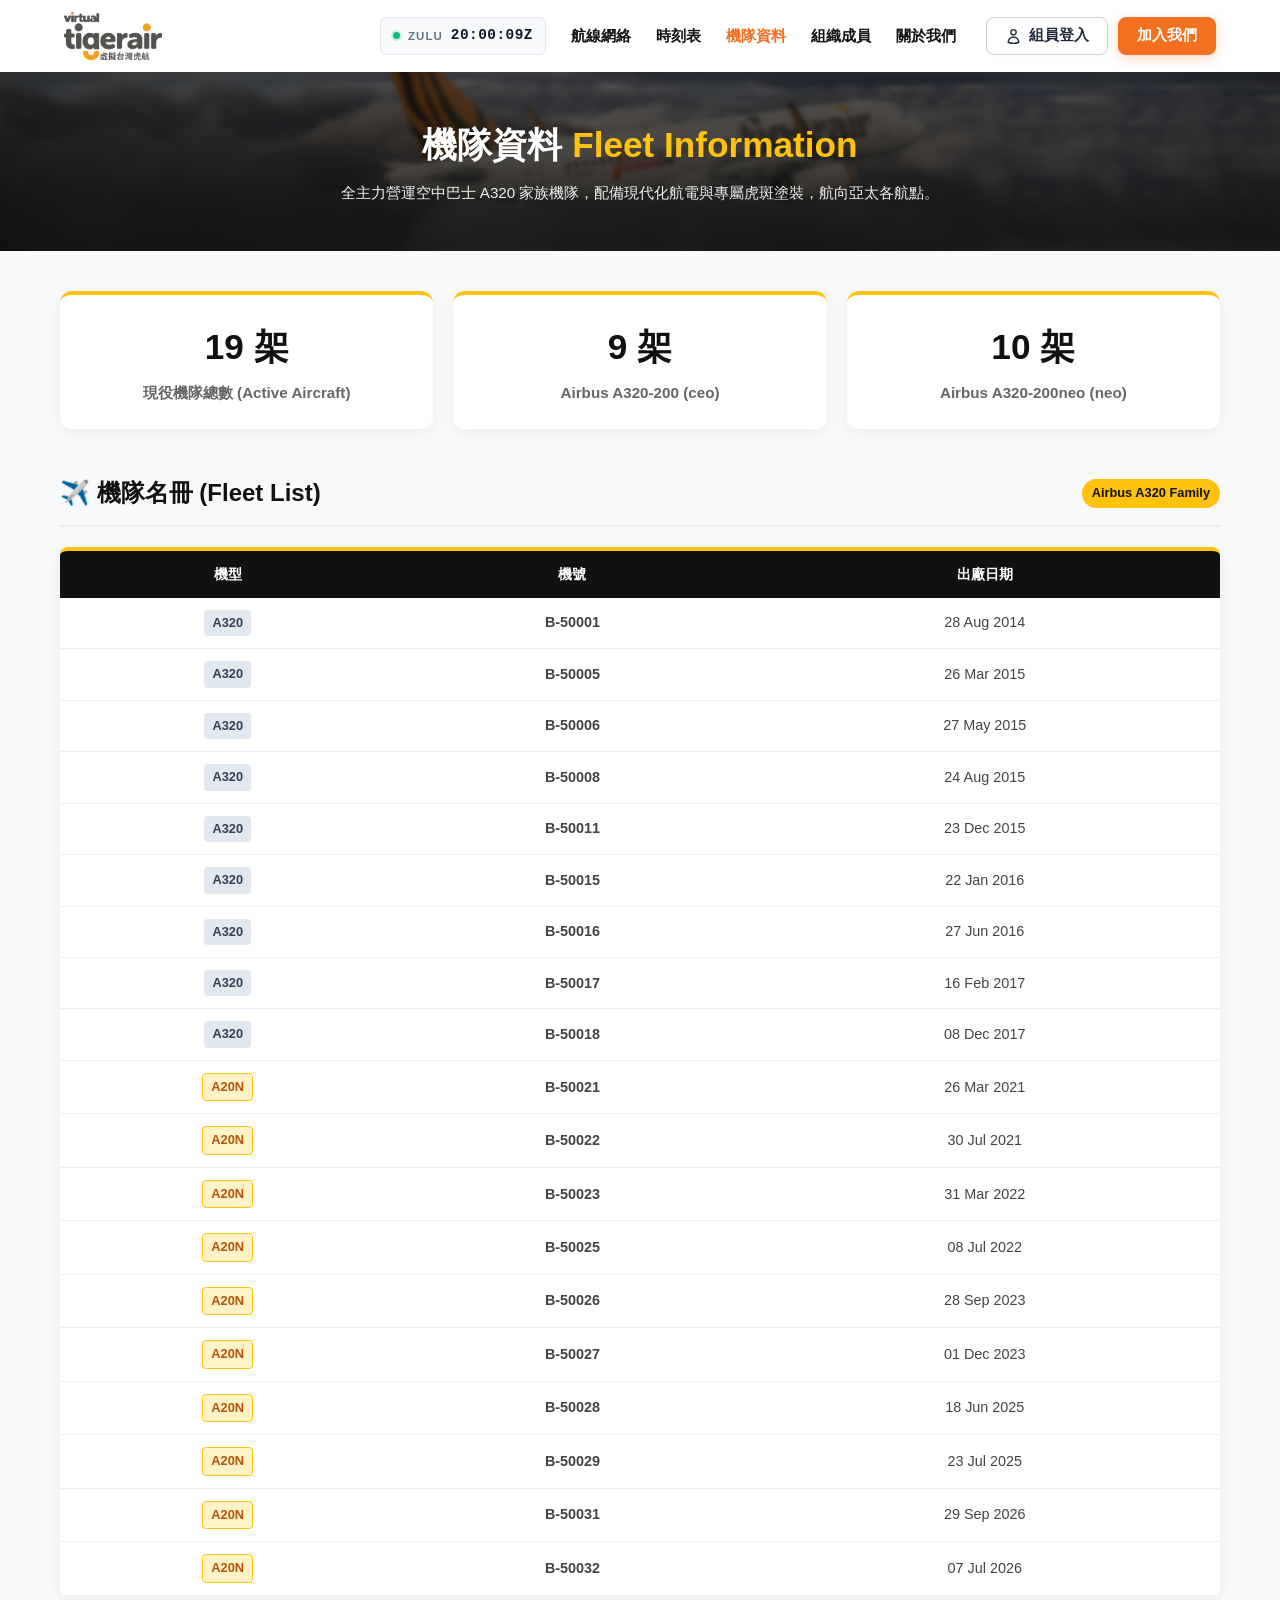
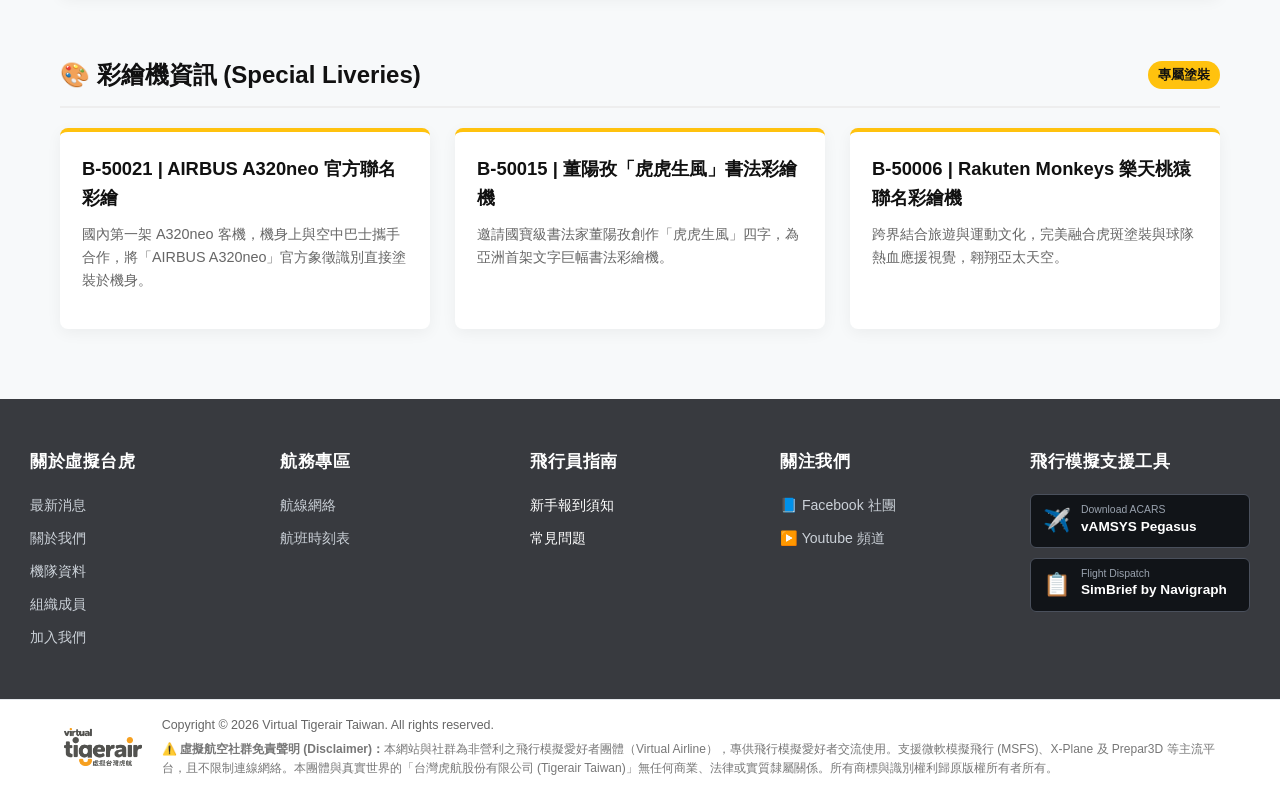
<file: fleet.html>
<!DOCTYPE html>
<html lang="zh-TW">
<head>
    <meta charset="UTF-8">
    <meta name="viewport" content="width=device-width, initial-scale=1.0">
    <title>機隊資料 (Fleet) | Virtual Tigerair Taiwan 虛擬台灣虎航</title>
    
    <!-- 網站 Favicon 圖示 -->
    <link rel="icon" type="image/png" href="assets/favicon.png">
    <link rel="apple-touch-icon" href="assets/favicon.png">

    <link rel="stylesheet" href="assets/styles.css">
    <style>
        .zulu-badge {
            display: inline-flex;
            align-items: center;
            gap: 8px;
            background: #f8fafc;
            border: 1px solid #e2e8f0;
            border-radius: 6px;
            padding: 6px 12px;
            font-size: 0.85rem;
            color: #1e293b;
            font-weight: 700;
            letter-spacing: 0.5px;
            box-shadow: inset 0 1px 2px rgba(0,0,0,0.03);
        }

        .zulu-dot {
            width: 7px;
            height: 7px;
            background-color: #10b981;
            border-radius: 50%;
            display: inline-block;
            box-shadow: 0 0 0 2px rgba(16, 185, 129, 0.2);
            animation: zuluPulse 2s infinite;
        }

        .zulu-label {
            font-size: 0.72rem;
            font-weight: 800;
            color: #64748b;
            letter-spacing: 1px;
        }

        #zulu-clock {
            font-family: 'Consolas', 'Monaco', 'Courier New', monospace;
            font-size: 0.9rem;
            color: #0f172a;
            font-weight: 800;
        }

        @keyframes zuluPulse {
            0%, 100% { opacity: 1; transform: scale(1); }
            50% { opacity: 0.4; transform: scale(0.9); }
        }

        /* 導覽列按鈕樣式 */
        .nav-actions {
            display: inline-flex;
            align-items: center;
            gap: 10px;
            margin-left: 5px;
        }

        .nav-btn-custom {
            display: inline-flex;
            align-items: center;
            justify-content: center;
            gap: 7px;
            padding: 9px 18px;
            border-radius: 8px;
            font-size: 0.92rem;
            font-weight: 700;
            text-decoration: none;
            transition: all 0.2s ease;
            box-sizing: border-box;
            line-height: 1.2;
        }

        .nav-btn-login {
            background-color: #ffffff;
            color: #1e293b !important;
            border: 1.5px solid #cbd5e1;
            box-shadow: 0 2px 5px rgba(0,0,0,0.02);
        }

        .nav-btn-login svg {
            width: 17px;
            height: 17px;
            stroke: currentColor;
            stroke-width: 2;
            fill: none;
        }

        .nav-btn-login:hover {
            border-color: var(--tiger-black);
            background-color: #f8fafc;
            color: var(--tiger-black) !important;
            transform: translateY(-1px);
        }

        .nav-btn-join {
            background-color: var(--tiger-orange);
            color: #ffffff !important;
            border: 1.5px solid var(--tiger-orange);
            box-shadow: 0 4px 12px rgba(243, 112, 33, 0.25);
        }

        .nav-btn-join:hover {
            background-color: #e05e13;
            border-color: #e05e13;
            color: #ffffff !important;
            transform: translateY(-1px);
        }

        .fleet-container {
            max-width: 1200px;
            margin: 40px auto 70px;
            padding: 0 20px;
        }

        .fleet-stats-grid {
            display: grid;
            grid-template-columns: repeat(auto-fit, minmax(260px, 1fr));
            gap: 20px;
            margin-bottom: 45px;
        }

        .stat-card {
            background: #ffffff;
            border-radius: 12px;
            padding: 24px;
            box-shadow: 0 4px 16px rgba(0,0,0,0.05);
            border-top: 4px solid var(--tiger-yellow);
            text-align: center;
        }

        .stat-card h3 {
            font-size: 2.2rem;
            color: var(--tiger-black);
            margin-bottom: 6px;
            font-weight: 800;
        }

        .stat-card p {
            color: #666;
            font-size: 0.95rem;
            font-weight: 600;
        }

        .section-header {
            margin: 40px 0 20px;
            border-bottom: 2px solid #eee;
            padding-bottom: 12px;
            display: flex;
            align-items: center;
            justify-content: space-between;
        }

        .section-header h2 {
            font-size: 1.5rem;
            color: var(--tiger-black);
            font-weight: 800;
            display: flex;
            align-items: center;
            gap: 10px;
        }

        .section-header .tag {
            background: var(--tiger-yellow);
            color: #111;
            font-size: 0.8rem;
            font-weight: bold;
            padding: 4px 10px;
            border-radius: 20px;
        }
    </style>
</head>
<body>

    <header>
        <a href="index.html" class="tiger-logo-link">
            <img src="assets/Virtual_Tigerair_Taiwan_LOGO_cht_02.png" alt="Virtual Tigerair Taiwan 虛擬台灣虎航" class="tiger-logo-img">
        </a>
        <nav>
            <div class="zulu-badge">
                <span class="zulu-dot"></span>
                <span class="zulu-label">ZULU</span>
                <span id="zulu-clock">00:00:00Z</span>
            </div>
            <a href="routes.html">航線網絡</a>
            <a href="timetable.html">時刻表</a>
            <a href="fleet.html" style="color: var(--tiger-orange);">機隊資料</a>
            <a href="team.html">組織成員</a>
            <a href="about.html">關於我們</a>
            
            <div class="nav-actions">
                <a href="https://auth.vamsys.io/login/ttwscva" target="_blank" class="nav-btn-custom nav-btn-login">
                    <svg viewBox="0 0 24 24"><path stroke-linecap="round" stroke-linejoin="round" d="M15.75 6a3.75 3.75 0 11-7.5 0 3.75 3.75 0 017.5 0zM4.501 20.118a7.5 7.5 0 0114.998 0A17.933 17.933 0 0112 21.75c-2.676 0-5.216-.584-7.499-1.632z" /></svg>
                    組員登入
                </a>
                <a href="join.html" class="nav-btn-custom nav-btn-join">加入我們</a>
            </div>
        </nav>
    </header>

    <section style="background: linear-gradient(rgba(17,17,17,0.7), rgba(17,17,17,0.8)), url('assets/banner3.png') center/cover; color: white; text-align: center; padding: 45px 20px;">
        <h1 style="font-size: 2.2rem; font-weight: 800; margin-bottom: 8px;">機隊資料 <span style="color: var(--tiger-yellow);">Fleet Information</span></h1>
        <p style="font-size: 0.95rem; color: #eee; max-width: 800px; margin: 0 auto;">全主力營運空中巴士 A320 家族機隊，配備現代化航電與專屬虎斑塗裝，航向亞太各航點。</p>
    </section>

    <div class="fleet-container">

        <div class="fleet-stats-grid">
            <div class="stat-card">
                <h3>19 架</h3>
                <p>現役機隊總數 (Active Aircraft)</p>
            </div>
            <div class="stat-card">
                <h3>9 架</h3>
                <p>Airbus A320-200 (ceo)</p>
            </div>
            <div class="stat-card">
                <h3>10 架</h3>
                <p>Airbus A320-200neo (neo)</p>
            </div>
        </div>

        <div class="section-header">
            <h2>✈️ 機隊名冊 (Fleet List)</h2>
            <span class="tag">Airbus A320 Family</span>
        </div>

        <div class="table-wrapper">
            <table class="fleet-table">
                <thead>
                    <tr>
                        <th>機型</th>
                        <th>機號</th>
                        <th>出廠日期</th>
                    </tr>
                </thead>
                <tbody>
                    <tr>
                        <td><span class="badge ceo">A320</span></td>
                        <td><strong>B-50001</strong></td>
                        <td>28 Aug 2014</td>
                    </tr>
                    <tr>
                        <td><span class="badge ceo">A320</span></td>
                        <td><strong>B-50005</strong></td>
                        <td>26 Mar 2015</td>
                    </tr>
                    <tr>
                        <td><span class="badge ceo">A320</span></td>
                        <td><strong>B-50006</strong></td>
                        <td>27 May 2015</td>
                    </tr>
                    <tr>
                        <td><span class="badge ceo">A320</span></td>
                        <td><strong>B-50008</strong></td>
                        <td>24 Aug 2015</td>
                    </tr>
                    <tr>
                        <td><span class="badge ceo">A320</span></td>
                        <td><strong>B-50011</strong></td>
                        <td>23 Dec 2015</td>
                    </tr>
                    <tr>
                        <td><span class="badge ceo">A320</span></td>
                        <td><strong>B-50015</strong></td>
                        <td>22 Jan 2016</td>
                    </tr>
                    <tr>
                        <td><span class="badge ceo">A320</span></td>
                        <td><strong>B-50016</strong></td>
                        <td>27 Jun 2016</td>
                    </tr>
                    <tr>
                        <td><span class="badge ceo">A320</span></td>
                        <td><strong>B-50017</strong></td>
                        <td>16 Feb 2017</td>
                    </tr>
                    <tr>
                        <td><span class="badge ceo">A320</span></td>
                        <td><strong>B-50018</strong></td>
                        <td>08 Dec 2017</td>
                    </tr>

                    <tr>
                        <td><span class="badge neo">A20N</span></td>
                        <td><strong>B-50021</strong></td>
                        <td>26 Mar 2021</td>
                    </tr>
                    <tr>
                        <td><span class="badge neo">A20N</span></td>
                        <td><strong>B-50022</strong></td>
                        <td>30 Jul 2021</td>
                    </tr>
                    <tr>
                        <td><span class="badge neo">A20N</span></td>
                        <td><strong>B-50023</strong></td>
                        <td>31 Mar 2022</td>
                    </tr>
                    <tr>
                        <td><span class="badge neo">A20N</span></td>
                        <td><strong>B-50025</strong></td>
                        <td>08 Jul 2022</td>
                    </tr>
                    <tr>
                        <td><span class="badge neo">A20N</span></td>
                        <td><strong>B-50026</strong></td>
                        <td>28 Sep 2023</td>
                    </tr>
                    <tr>
                        <td><span class="badge neo">A20N</span></td>
                        <td><strong>B-50027</strong></td>
                        <td>01 Dec 2023</td>
                    </tr>
                    <tr>
                        <td><span class="badge neo">A20N</span></td>
                        <td><strong>B-50028</strong></td>
                        <td>18 Jun 2025</td>
                    </tr>
                    <tr>
                        <td><span class="badge neo">A20N</span></td>
                        <td><strong>B-50029</strong></td>
                        <td>23 Jul 2025</td>
                    </tr>
                    <tr>
                        <td><span class="badge neo">A20N</span></td>
                        <td><strong>B-50031</strong></td>
                        <td>29 Sep 2026</td>
                    </tr>
                    <tr>
                        <td><span class="badge neo">A20N</span></td>
                        <td><strong>B-50032</strong></td>
                        <td>07 Jul 2026</td>
                    </tr>
                </tbody>
            </table>
        </div>

        <div class="section-header" style="margin-top: 60px;">
            <h2>🎨 彩繪機資訊 (Special Liveries)</h2>
            <span class="tag">專屬塗裝</span>
        </div>
        
        <div class="cards-grid">
            <div class="card">
                <div class="card-content">
                    <h4>B-50021 | AIRBUS A320neo 官方聯名彩繪</h4>
                    <p>國內第一架 A320neo 客機，機身上與空中巴士攜手合作，將「AIRBUS A320neo」官方象徵識別直接塗裝於機身。</p>
                </div>
            </div>
            <div class="card">
                <div class="card-content">
                    <h4>B-50015 | 董陽孜「虎虎生風」書法彩繪機</h4>
                    <p>邀請國寶級書法家董陽孜創作「虎虎生風」四字，為亞洲首架文字巨幅書法彩繪機。</p>
                </div>
            </div>
            <div class="card">
                <div class="card-content">
                    <h4>B-50006 | Rakuten Monkeys 樂天桃猿聯名彩繪機</h4>
                    <p>跨界結合旅遊與運動文化，完美融合虎斑塗裝與球隊熱血應援視覺，翱翔亞太天空。</p>
                </div>
            </div>
        </div>

    </div>

    <footer class="tiger-footer">
        <div class="tiger-footer-top">
            <div class="footer-col">
                <h4>關於虛擬台虎</h4>
                <ul>
                    <li><a href="index.html#news">最新消息</a></li>
                    <li><a href="about.html">關於我們</a></li>
                    <li><a href="fleet.html">機隊資料</a></li>
                    <li><a href="team.html">組織成員</a></li>
                    <li><a href="join.html">加入我們</a></li>
                </ul>
            </div>

            <div class="footer-col">
                <h4>航務專區</h4>
                <ul>
                    <li><a href="routes.html">航線網絡</a></li>
                    <li><a href="timetable.html">航班時刻表</a></li>
                </ul>
            </div>

            <div class="footer-col">
                <h4>飛行員指南</h4>
                <ul>
                    <li>新手報到須知</li>
                    <li>常見問題</li>
                </ul>
            </div>

            <div class="footer-col">
                <h4>關注我們</h4>
                <ul>
                    <li><a href="https://www.facebook.com/share/g/1Hp3dYjPf8/" target="_blank" class="social-link">📘 Facebook 社團</a></li>
                    <li><a href="https://youtube.com" target="_blank" class="social-link">▶️ Youtube 頻道</a></li>
                </ul>
            </div>

            <div class="footer-col">
                <h4>飛行模擬支援工具</h4>
                <div class="app-btn-box">
                    <a href="https://vamsys.io" target="_blank" class="app-btn">
                        <span class="app-btn-icon">✈️</span>
                        <div class="app-btn-text">
                            <small>Download ACARS</small>
                            <span>vAMSYS Pegasus</span>
                        </div>
                    </a>
                    <a href="https://simbrief.com" target="_blank" class="app-btn">
                        <span class="app-btn-icon">📋</span>
                        <div class="app-btn-text">
                            <small>Flight Dispatch</small>
                            <span>SimBrief by Navigraph</span>
                        </div>
                    </a>
                </div>
            </div>
        </div>

        <div class="tiger-footer-bottom">
            <div class="footer-bottom-inner">
                <div class="footer-brand-logo">
                    <img src="assets/Virtual_Tigerair_Taiwan_LOGO_cht_02.png" alt="Virtual Tigerair Taiwan" class="footer-logo-img">
                </div>
                <div class="footer-legal">
                    <div>Copyright &copy; 2026 Virtual Tigerair Taiwan. All rights reserved.</div>
                    <div style="margin-top: 4px; color: #777; font-size: 0.75rem;">
                        <strong>⚠️ 虛擬航空社群免責聲明 (Disclaimer)：</strong>本網站與社群為非營利之飛行模擬愛好者團體（Virtual Airline），專供飛行模擬愛好者交流使用。支援微軟模擬飛行 (MSFS)、X-Plane 及 Prepar3D 等主流平台，且不限制連線網絡。本團體與真實世界的「台灣虎航股份有限公司 (Tigerair Taiwan)」無任何商業、法律或實質隸屬關係。所有商標與識別權利歸原版權所有者所有。
                    </div>
                </div>
            </div>
        </div>
    </footer>

    <script src="assets/site.js"></script>
    <script>
        function updateZuluClock() {
            const now = new Date();
            const h = String(now.getUTCHours()).padStart(2, '0');
            const m = String(now.getUTCMinutes()).padStart(2, '0');
            const s = String(now.getUTCSeconds()).padStart(2, '0');
            const clockEl = document.getElementById('zulu-clock');
            if (clockEl) {
                clockEl.textContent = `${h}:${m}:${s}Z`;
            }
        }
        setInterval(updateZuluClock, 1000);
        updateZuluClock();
    </script>
</body>
</html>
</file>
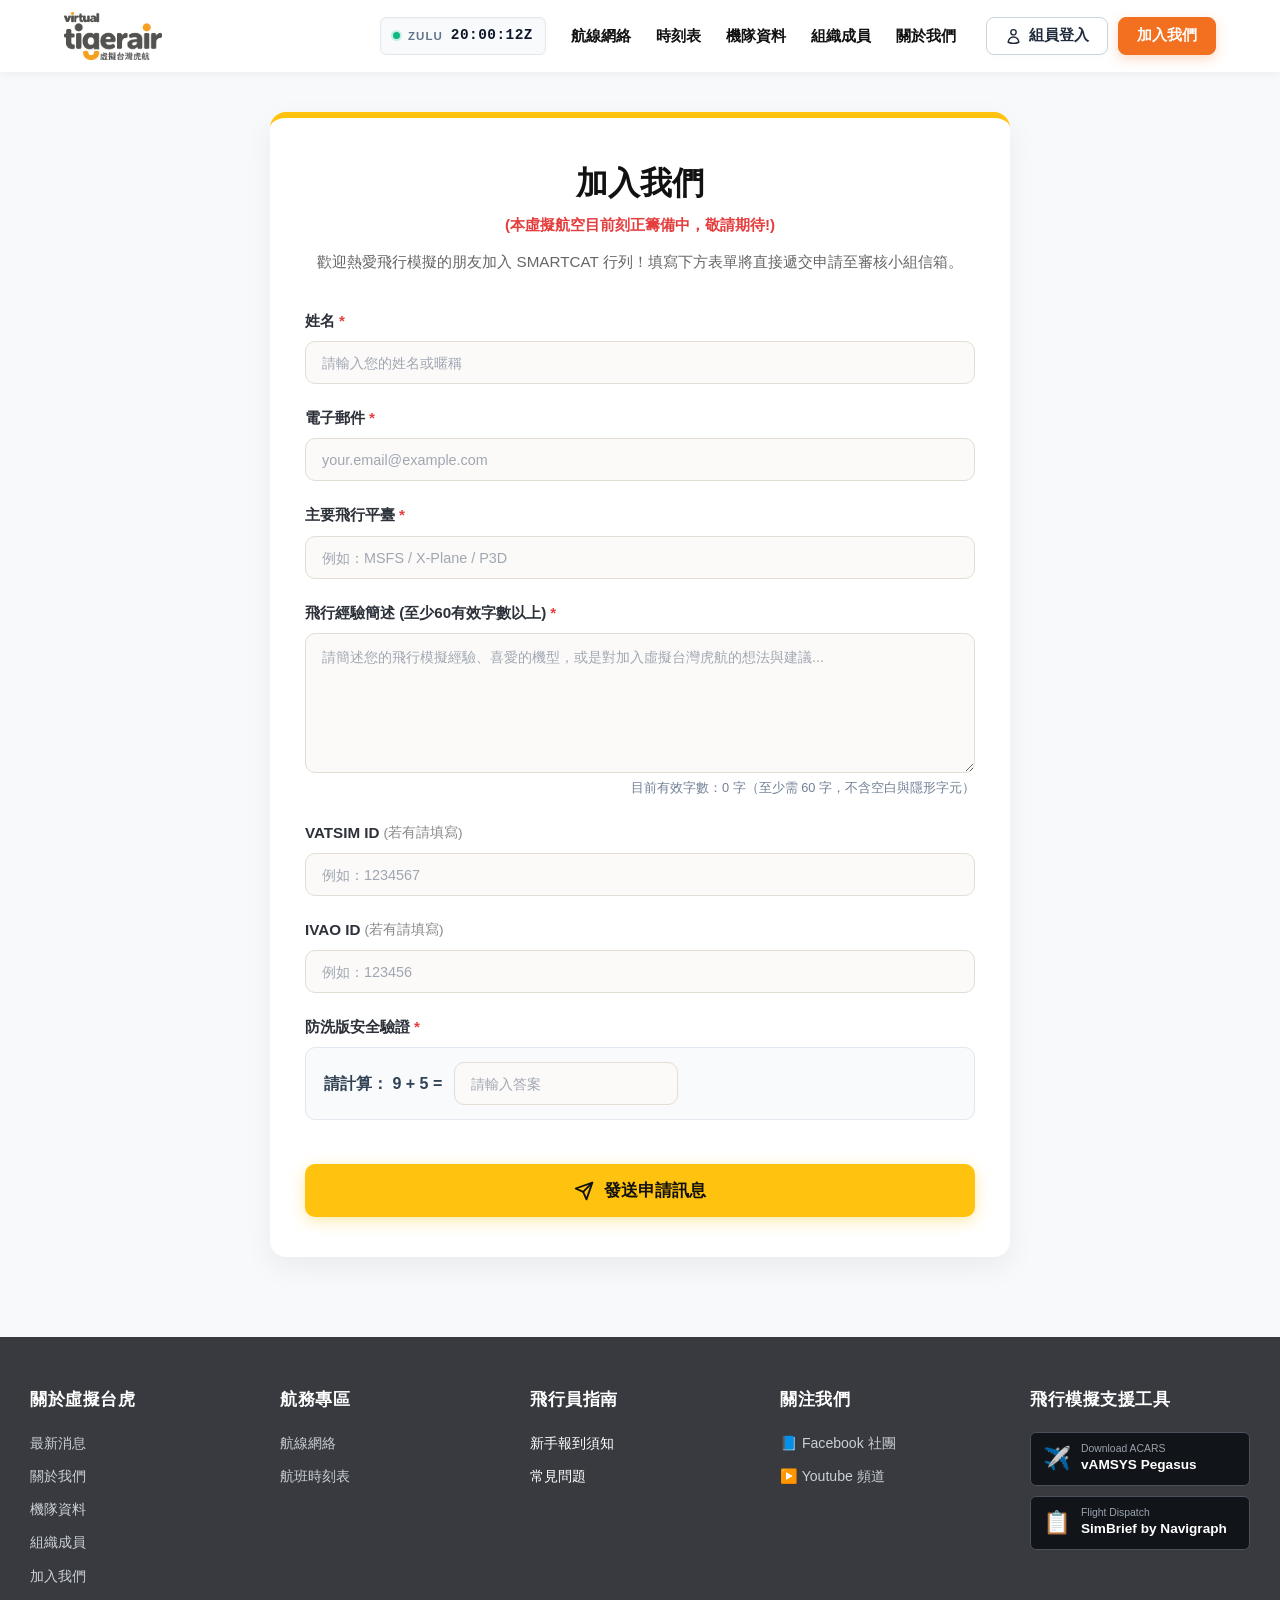
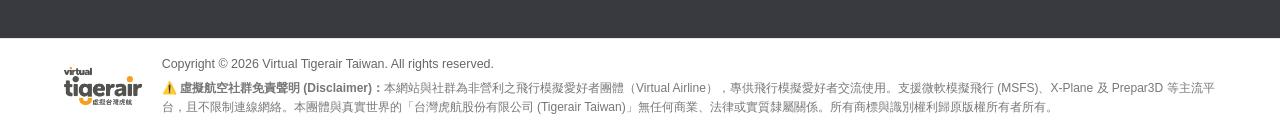
<file: join.html>
<!DOCTYPE html>
<html lang="zh-TW">
<head>
    <meta charset="UTF-8">
    <meta name="viewport" content="width=device-width, initial-scale=1.0">
    <title>加入我們 | Virtual Tigerair Taiwan 虛擬台灣虎航</title>
    
    <!-- 網站 Favicon 圖示 -->
    <link rel="icon" type="image/png" href="assets/favicon.png">
    <link rel="apple-touch-icon" href="assets/favicon.png">

    <link rel="stylesheet" href="assets/styles.css">
    <style>
        .zulu-badge {
            display: inline-flex;
            align-items: center;
            gap: 8px;
            background: #f8fafc;
            border: 1px solid #e2e8f0;
            border-radius: 6px;
            padding: 6px 12px;
            font-size: 0.85rem;
            color: #1e293b;
            font-weight: 700;
            letter-spacing: 0.5px;
            box-shadow: inset 0 1px 2px rgba(0,0,0,0.03);
        }

        .zulu-dot {
            width: 7px;
            height: 7px;
            background-color: #10b981;
            border-radius: 50%;
            display: inline-block;
            box-shadow: 0 0 0 2px rgba(16, 185, 129, 0.2);
            animation: zuluPulse 2s infinite;
        }

        .zulu-label {
            font-size: 0.72rem;
            font-weight: 800;
            color: #64748b;
            letter-spacing: 1px;
        }

        #zulu-clock {
            font-family: 'Consolas', 'Monaco', 'Courier New', monospace;
            font-size: 0.9rem;
            color: #0f172a;
            font-weight: 800;
        }

        @keyframes zuluPulse {
            0%, 100% { opacity: 1; transform: scale(1); }
            50% { opacity: 0.4; transform: scale(0.9); }
        }

        /* 導覽列按鈕樣式 */
        .nav-actions {
            display: inline-flex;
            align-items: center;
            gap: 10px;
            margin-left: 5px;
        }

        .nav-btn-custom {
            display: inline-flex;
            align-items: center;
            justify-content: center;
            gap: 7px;
            padding: 9px 18px;
            border-radius: 8px;
            font-size: 0.92rem;
            font-weight: 700;
            text-decoration: none;
            transition: all 0.2s ease;
            box-sizing: border-box;
            line-height: 1.2;
        }

        .nav-btn-login {
            background-color: #ffffff;
            color: #1e293b !important;
            border: 1.5px solid #cbd5e1;
            box-shadow: 0 2px 5px rgba(0,0,0,0.02);
        }

        .nav-btn-login svg {
            width: 17px;
            height: 17px;
            stroke: currentColor;
            stroke-width: 2;
            fill: none;
        }

        .nav-btn-login:hover {
            border-color: var(--tiger-black);
            background-color: #f8fafc;
            color: var(--tiger-black) !important;
            transform: translateY(-1px);
        }

        .nav-btn-join {
            background-color: var(--tiger-orange);
            color: #ffffff !important;
            border: 1.5px solid var(--tiger-orange);
            box-shadow: 0 4px 12px rgba(243, 112, 33, 0.25);
        }

        .nav-btn-join:hover {
            background-color: #e05e13;
            border-color: #e05e13;
            color: #ffffff !important;
            transform: translateY(-1px);
        }

        .join-container {
            max-width: 780px;
            margin: 40px auto 80px;
            padding: 0 20px;
        }

        .join-card {
            background: #ffffff;
            border-radius: 16px;
            box-shadow: 0 10px 30px rgba(0,0,0,0.06);
            border-top: 6px solid var(--tiger-yellow);
            padding: 40px 35px;
        }

        .join-header {
            text-align: center;
            margin-bottom: 35px;
        }

        .join-header h1 {
            font-size: 2rem;
            color: var(--tiger-black);
            font-weight: 800;
            margin-bottom: 4px;
        }

        .join-notice-red {
            color: #e53e3e;
            font-weight: 700;
            font-size: 0.95rem;
            margin-bottom: 12px;
        }

        .join-header p {
            color: #666;
            font-size: 0.95rem;
        }

        .form-group {
            display: flex;
            flex-direction: column;
            margin-bottom: 22px;
        }

        .form-label {
            font-size: 0.95rem;
            font-weight: 700;
            color: #2d3139;
            margin-bottom: 8px;
            display: flex;
            align-items: center;
            gap: 4px;
        }

        .form-label .req {
            color: #e53e3e;
        }

        .form-label .optional {
            color: #888;
            font-weight: normal;
            font-size: 0.85rem;
        }

        .form-input, .form-textarea {
            background: #fbfaf8;
            border: 1.5px solid #e2ddd5;
            border-radius: 10px;
            padding: 12px 16px;
            font-size: 0.95rem;
            color: #333;
            outline: none;
            transition: all 0.25s ease;
            font-family: inherit;
        }

        .form-input:focus, .form-textarea:focus {
            background: #ffffff;
            border-color: var(--tiger-yellow);
            box-shadow: 0 0 0 3px rgba(255, 194, 14, 0.25);
        }

        .form-input::placeholder, .form-textarea::placeholder {
            color: #a0a6b2;
            font-size: 0.9rem;
        }

        .form-textarea {
            resize: vertical;
            min-height: 140px;
            line-height: 1.6;
        }

        .char-count {
            font-size: 0.8rem;
            color: #718096;
            text-align: right;
            margin-top: 5px;
        }

        .math-captcha-box {
            display: flex;
            align-items: center;
            gap: 12px;
            background: #f8fafc;
            padding: 14px 18px;
            border-radius: 10px;
            border: 1.5px solid #e2e8f0;
            margin-bottom: 22px;
        }

        .math-captcha-box span {
            font-weight: 700;
            color: #334155;
            white-space: nowrap;
        }

        .btn-submit {
            width: 100%;
            background-color: var(--tiger-yellow);
            color: #111111;
            border: none;
            border-radius: 10px;
            padding: 15px 25px;
            font-size: 1.05rem;
            font-weight: 800;
            cursor: pointer;
            display: inline-flex;
            align-items: center;
            justify-content: center;
            gap: 10px;
            box-shadow: 0 4px 15px rgba(255, 194, 14, 0.35);
            transition: all 0.25s ease;
        }

        .btn-submit:hover {
            background-color: #e5ae0c;
            transform: translateY(-2px);
            box-shadow: 0 6px 20px rgba(255, 194, 14, 0.45);
        }

        .btn-submit:disabled {
            background-color: #d1d5db;
            color: #6b7280;
            cursor: not-allowed;
            transform: none;
            box-shadow: none;
        }

        #result-box {
            display: none;
            padding: 20px;
            margin-top: 25px;
            border-radius: 10px;
            text-align: center;
            font-size: 1.05rem;
            line-height: 1.6;
            animation: fadeIn 0.4s ease-in-out;
        }

        #result-box.success {
            display: block !important;
            background: #def7ec !important;
            color: #03543f !important;
            border: 2px solid #31c48d !important;
        }

        #result-box.error {
            display: block !important;
            background: #fde8e8 !important;
            color: #9b1c1c !important;
            border: 2px solid #f8b4b4 !important;
        }

        @keyframes fadeIn {
            from { opacity: 0; transform: translateY(-5px); }
            to { opacity: 1; transform: translateY(0); }
        }

        @media (max-width: 650px) {
            .join-card {
                padding: 30px 20px;
            }
        }
    </style>
</head>
<body>

    <header>
        <a href="index.html" class="tiger-logo-link">
            <img src="assets/Virtual_Tigerair_Taiwan_LOGO_cht_02.png" alt="Virtual Tigerair Taiwan" class="tiger-logo-img">
        </a>
        <nav>
            <div class="zulu-badge">
                <span class="zulu-dot"></span>
                <span class="zulu-label">ZULU</span>
                <span id="zulu-clock">00:00:00Z</span>
            </div>
            <a href="routes.html">航線網絡</a>
            <a href="timetable.html">時刻表</a>
            <a href="fleet.html">機隊資料</a>
            <a href="team.html">組織成員</a>
            <a href="about.html">關於我們</a>
            
            <div class="nav-actions">
                <a href="https://auth.vamsys.io/login/ttwscva" target="_blank" class="nav-btn-custom nav-btn-login">
                    <svg viewBox="0 0 24 24"><path stroke-linecap="round" stroke-linejoin="round" d="M15.75 6a3.75 3.75 0 11-7.5 0 3.75 3.75 0 017.5 0zM4.501 20.118a7.5 7.5 0 0114.998 0A17.933 17.933 0 0112 21.75c-2.676 0-5.216-.584-7.499-1.632z" /></svg>
                    組員登入
                </a>
                <a href="join.html" class="nav-btn-custom nav-btn-join">加入我們</a>
            </div>
        </nav>
    </header>

    <div class="join-container">
        <div class="join-card">
            <div class="join-header">
                <h1>加入我們</h1>
                <div class="join-notice-red">(本虛擬航空目前刻正籌備中，敬請期待!)</div>
                <p>歡迎熱愛飛行模擬的朋友加入 SMARTCAT 行列！填寫下方表單將直接遞交申請至審核小組信箱。</p>
            </div>

            <div>
                <div class="form-group">
                    <label class="form-label">姓名 <span class="req">*</span></label>
                    <input type="text" id="app_name" class="form-input" placeholder="請輸入您的姓名或暱稱" required>
                </div>

                <div class="form-group">
                    <label class="form-label">電子郵件 <span class="req">*</span></label>
                    <input type="email" id="app_email" class="form-input" placeholder="your.email@example.com" required>
                </div>

                <div class="form-group">
                    <label class="form-label">主要飛行平臺 <span class="req">*</span></label>
                    <input type="text" id="app_platform" class="form-input" placeholder="例如：MSFS / X-Plane / P3D" required>
                </div>

                <div class="form-group">
                    <label class="form-label">飛行經驗簡述 (至少60有效字數以上) <span class="req">*</span></label>
                    <textarea id="app_message" class="form-textarea" placeholder="請簡述您的飛行模擬經驗、喜愛的機型，或是對加入虛擬台灣虎航的想法與建議..." oninput="updateCharCount()" required></textarea>
                    <div class="char-count" id="charCount">目前有效字數：0 字（至少需 60 字，不含空白與隱形字元）</div>
                </div>

                <div class="form-group">
                    <label class="form-label">VATSIM ID <span class="optional">(若有請填寫)</span></label>
                    <input type="text" id="app_vatsim" class="form-input" placeholder="例如：1234567">
                </div>

                <div class="form-group">
                    <label class="form-label">IVAO ID <span class="optional">(若有請填寫)</span></label>
                    <input type="text" id="app_ivao" class="form-input" placeholder="例如：123456">
                </div>

                <!-- 簡易反惡意防刷驗證 (Math Captcha) -->
                <div class="form-group">
                    <label class="form-label">防洗版安全驗證 <span class="req">*</span></label>
                    <div class="math-captcha-box">
                        <span id="mathQuestion">計算中...</span>
                        <input type="number" id="mathAnswer" class="form-input" placeholder="請輸入答案" style="margin-bottom:0;" required>
                    </div>
                </div>

                <button type="button" id="submitBtn" class="btn-submit" onclick="handleSendForm()">
                    <svg width="20" height="20" viewBox="0 0 24 24" fill="none" stroke="currentColor" stroke-width="2.2" stroke-linecap="round" stroke-linejoin="round">
                        <line x1="22" y1="2" x2="11" y2="13"></line>
                        <polygon points="22 2 15 22 11 13 2 9 22 2"></polygon>
                    </svg>
                    <span id="btnText">發送申請訊息</span>
                </button>

                <div id="result-box"></div>
            </div>
        </div>
    </div>

    <footer class="tiger-footer">
        <div class="tiger-footer-top">
            <div class="footer-col">
                <h4>關於虛擬台虎</h4>
                <ul>
                    <li><a href="index.html#news">最新消息</a></li>
                    <li><a href="about.html">關於我們</a></li>
                    <li><a href="fleet.html">機隊資料</a></li>
                    <li><a href="team.html">組織成員</a></li>
                    <li><a href="join.html">加入我們</a></li>
                </ul>
            </div>

            <div class="footer-col">
                <h4>航務專區</h4>
                <ul>
                    <li><a href="routes.html">航線網絡</a></li>
                    <li><a href="timetable.html">航班時刻表</a></li>
                </ul>
            </div>

            <div class="footer-col">
                <h4>飛行員指南</h4>
                <ul>
                    <li>新手報到須知</li>
                    <li>常見問題</li>
                </ul>
            </div>

            <div class="footer-col">
                <h4>關注我們</h4>
                <ul>
                    <li><a href="https://www.facebook.com/share/g/1Hp3dYjPf8/" target="_blank" class="social-link">📘 Facebook 社團</a></li>
                    <li><a href="https://youtube.com" target="_blank" class="social-link">▶️ Youtube 頻道</a></li>
                </ul>
            </div>

            <div class="footer-col">
                <h4>飛行模擬支援工具</h4>
                <div class="app-btn-box">
                    <a href="https://vamsys.io" target="_blank" class="app-btn">
                        <span class="app-btn-icon">✈️</span>
                        <div class="app-btn-text">
                            <small>Download ACARS</small>
                            <span>vAMSYS Pegasus</span>
                        </div>
                    </a>
                    <a href="https://simbrief.com" target="_blank" class="app-btn">
                        <span class="app-btn-icon">📋</span>
                        <div class="app-btn-text">
                            <small>Flight Dispatch</small>
                            <span>SimBrief by Navigraph</span>
                        </div>
                    </a>
                </div>
            </div>
        </div>

        <div class="tiger-footer-bottom">
            <div class="footer-bottom-inner">
                <div class="footer-brand-logo">
                    <img src="assets/Virtual_Tigerair_Taiwan_LOGO_cht_02.png" alt="Virtual Tigerair Taiwan" class="footer-logo-img">
                </div>
                <div class="footer-legal">
                    <div>Copyright &copy; 2026 Virtual Tigerair Taiwan. All rights reserved.</div>
                    <div style="margin-top: 4px; color: #777; font-size: 0.75rem;">
                        <strong>⚠️ 虛擬航空社群免責聲明 (Disclaimer)：</strong>本網站與社群為非營利之飛行模擬愛好者團體（Virtual Airline），專供飛行模擬愛好者交流使用。支援微軟模擬飛行 (MSFS)、X-Plane 及 Prepar3D 等主流平台，且不限制連線網絡。本團體與真實世界的「台灣虎航股份有限公司 (Tigerair Taiwan)」無任何商業、法律或實質隸屬關係。所有商標與識別權利歸原版權所有者所有。
                    </div>
                </div>
            </div>
        </div>
    </footer>

    <script>
        // 擴充隱形字元與干擾碼正則：含 U+034F (CGJ)、U+FE0F (VS16)、U+115f (Hangul Filler)、U+2800 (盲文空白) 等
        const INVISIBLE_AND_SPACE_REGEX = /[\s\u034F\u00A0\u115F\u1680\u180E\u2000-\u200F\u2028-\u202F\u205F-\u206F\u2800\u3000\u3164\uFE00-\uFE0F\uFEFF\uFFA0]/g;
        const ZERO_WIDTH_AND_FAKE_SPACE_REGEX = /[\u034F\u115F\u180E\u200B-\u200F\u202A-\u202E\u2060-\u206F\u2800\u3164\uFE00-\uFE0F\uFEFF\uFFA0]/g;

        // 計算排除所有空白與擴充隱形字元後的「實質有效字數」
        function getValidCharCount(str) {
            if (!str) return 0;
            const cleaned = str.replace(INVISIBLE_AND_SPACE_REGEX, '');
            return Array.from(cleaned).length;
        }

        // 清除輸入字串中的惡意隱形與干擾字元
        function cleanInvisibleChars(str) {
            if (!str) return '';
            return str.replace(ZERO_WIDTH_AND_FAKE_SPACE_REGEX, '').trim();
        }

        function updateCharCount() {
            const message = document.getElementById('app_message').value;
            const count = getValidCharCount(message);
            const countEl = document.getElementById('charCount');
            countEl.textContent = `目前有效字數：${count} 字（至少需 60 字，不含空白與隱形字元）`;
            if (count < 60) {
                countEl.style.color = '#e53e3e';
            } else {
                countEl.style.color = '#31c48d';
            }
        }

        // 隨機數學驗證機制 (Anti-Spam Captcha)
        let expectedMathAnswer = 0;
        function generateMathCaptcha() {
            const num1 = Math.floor(Math.random() * 10) + 1;
            const num2 = Math.floor(Math.random() * 10) + 1;
            expectedMathAnswer = num1 + num2;
            document.getElementById('mathQuestion').textContent = `請計算： ${num1} + ${num2} = `;
        }

        // 簡易冷卻時間管理 (Rate Limiting / Cooldown)
        let lastSubmitTime = 0;
        const COOLDOWN_SECONDS = 60;

        function handleSendForm() {
            const now = Date.now();
            const elapsed = (now - lastSubmitTime) / 1000;
            if (elapsed < COOLDOWN_SECONDS) {
                const remaining = Math.ceil(COOLDOWN_SECONDS - elapsed);
                alert(`請勿頻繁發送郵件！為防止惡意洗版，請於 ${remaining} 秒後再試。`);
                return;
            }

            const userMathInput = parseInt(document.getElementById('mathAnswer').value, 10);
            if (isNaN(userMathInput) || userMathInput !== expectedMathAnswer) {
                alert('安全驗證計算錯誤，請重新計算並填寫正確答案！');
                generateMathCaptcha();
                document.getElementById('mathAnswer').value = '';
                document.getElementById('mathAnswer').focus();
                return;
            }

            const name = cleanInvisibleChars(document.getElementById('app_name').value);
            const email = cleanInvisibleChars(document.getElementById('app_email').value);
            const platform = cleanInvisibleChars(document.getElementById('app_platform').value);
            const rawMessage = document.getElementById('app_message').value;
            const message = cleanInvisibleChars(rawMessage);
            const validCount = getValidCharCount(rawMessage);
            const vatsim = cleanInvisibleChars(document.getElementById('app_vatsim').value);
            const ivao = cleanInvisibleChars(document.getElementById('app_ivao').value);
            
            const submitBtn = document.getElementById('submitBtn');
            const btnText = document.getElementById('btnText');
            const resultBox = document.getElementById('result-box');

            if (!name || !email || !platform || !message) {
                alert('請完整填寫所有標註 * 的必填欄位（不可僅填寫空白或隱形字元）！');
                return;
            }

            if (validCount < 60) {
                alert(`飛行經驗簡述有效字數不足 60 字（目前僅 ${validCount} 個有效字，空白與隱形字元不計入），請補充您的飛行經驗！`);
                document.getElementById('app_message').focus();
                return;
            }

            submitBtn.disabled = true;
            btnText.textContent = '傳送中，請稍候...';
            resultBox.className = '';
            resultBox.style.display = 'none';

            const payload = {
                access_key: '3c745982-96e8-4067-9c44-25c00cd45e7e',
                from_name: '虛擬台灣虎航官網申請系統',
                subject: `【新飛行員加入申請】${platform} - ${name}`,
                name: name,
                email: email,
                main_platform: platform,
                vatsim_id: vatsim || '未填寫',
                ivao_id: ivao || '未填寫',
                message: message
            };

            fetch('https://api.web3forms.com/submit', {
                method: 'POST',
                headers: {
                    'Content-Type': 'application/json',
                    'Accept': 'application/json'
                },
                body: JSON.stringify(payload)
            })
            .then(async (response) => {
                const res = await response.json();
                if (response.status === 200 || res.success) {
                    lastSubmitTime = Date.now(); // 記錄成功發送時間以啟動冷卻
                    resultBox.className = 'success';
                    resultBox.innerHTML = '<strong style="font-size: 1.15rem;">🎉 發送成功！敬請等候審核通知。</strong><br><span style="font-size: 0.9rem; opacity: 0.9;">審核小組已收到您的資料，將盡速透過電子信箱與您聯繫！</span>';
                    
                    document.getElementById('app_name').value = '';
                    document.getElementById('app_email').value = '';
                    document.getElementById('app_platform').value = '';
                    document.getElementById('app_message').value = '';
                    document.getElementById('app_vatsim').value = '';
                    document.getElementById('app_ivao').value = '';
                    document.getElementById('mathAnswer').value = '';
                    updateCharCount();
                    generateMathCaptcha();

                    alert('發送成功！敬請等候審核通知。');
                } else {
                    resultBox.className = 'error';
                    resultBox.innerHTML = res.message || '傳送失敗，請稍候再試。';
                    alert('傳送失敗：' + (res.message || '請確認後再試'));
                }
            })
            .catch(() => {
                resultBox.className = 'error';
                resultBox.innerHTML = '連線異常，請確認網路連線或稍後再試。';
                alert('連線異常，請確認網路連線。');
            })
            .finally(() => {
                submitBtn.disabled = false;
                btnText.textContent = '發送申請訊息';
            });
        }

        function updateZuluClock() {
            const now = new Date();
            const h = String(now.getUTCHours()).padStart(2, '0');
            const m = String(now.getUTCMinutes()).padStart(2, '0');
            const s = String(now.getUTCSeconds()).padStart(2, '0');
            const clockEl = document.getElementById('zulu-clock');
            if (clockEl) {
                clockEl.textContent = `${h}:${m}:${s}Z`;
            }
        }
        setInterval(updateZuluClock, 1000);
        updateZuluClock();

        // 頁面載入時初始化驗證碼
        window.addEventListener('DOMContentLoaded', () => {
            generateMathCaptcha();
        });
    </script>
</body>
</html>
</file>
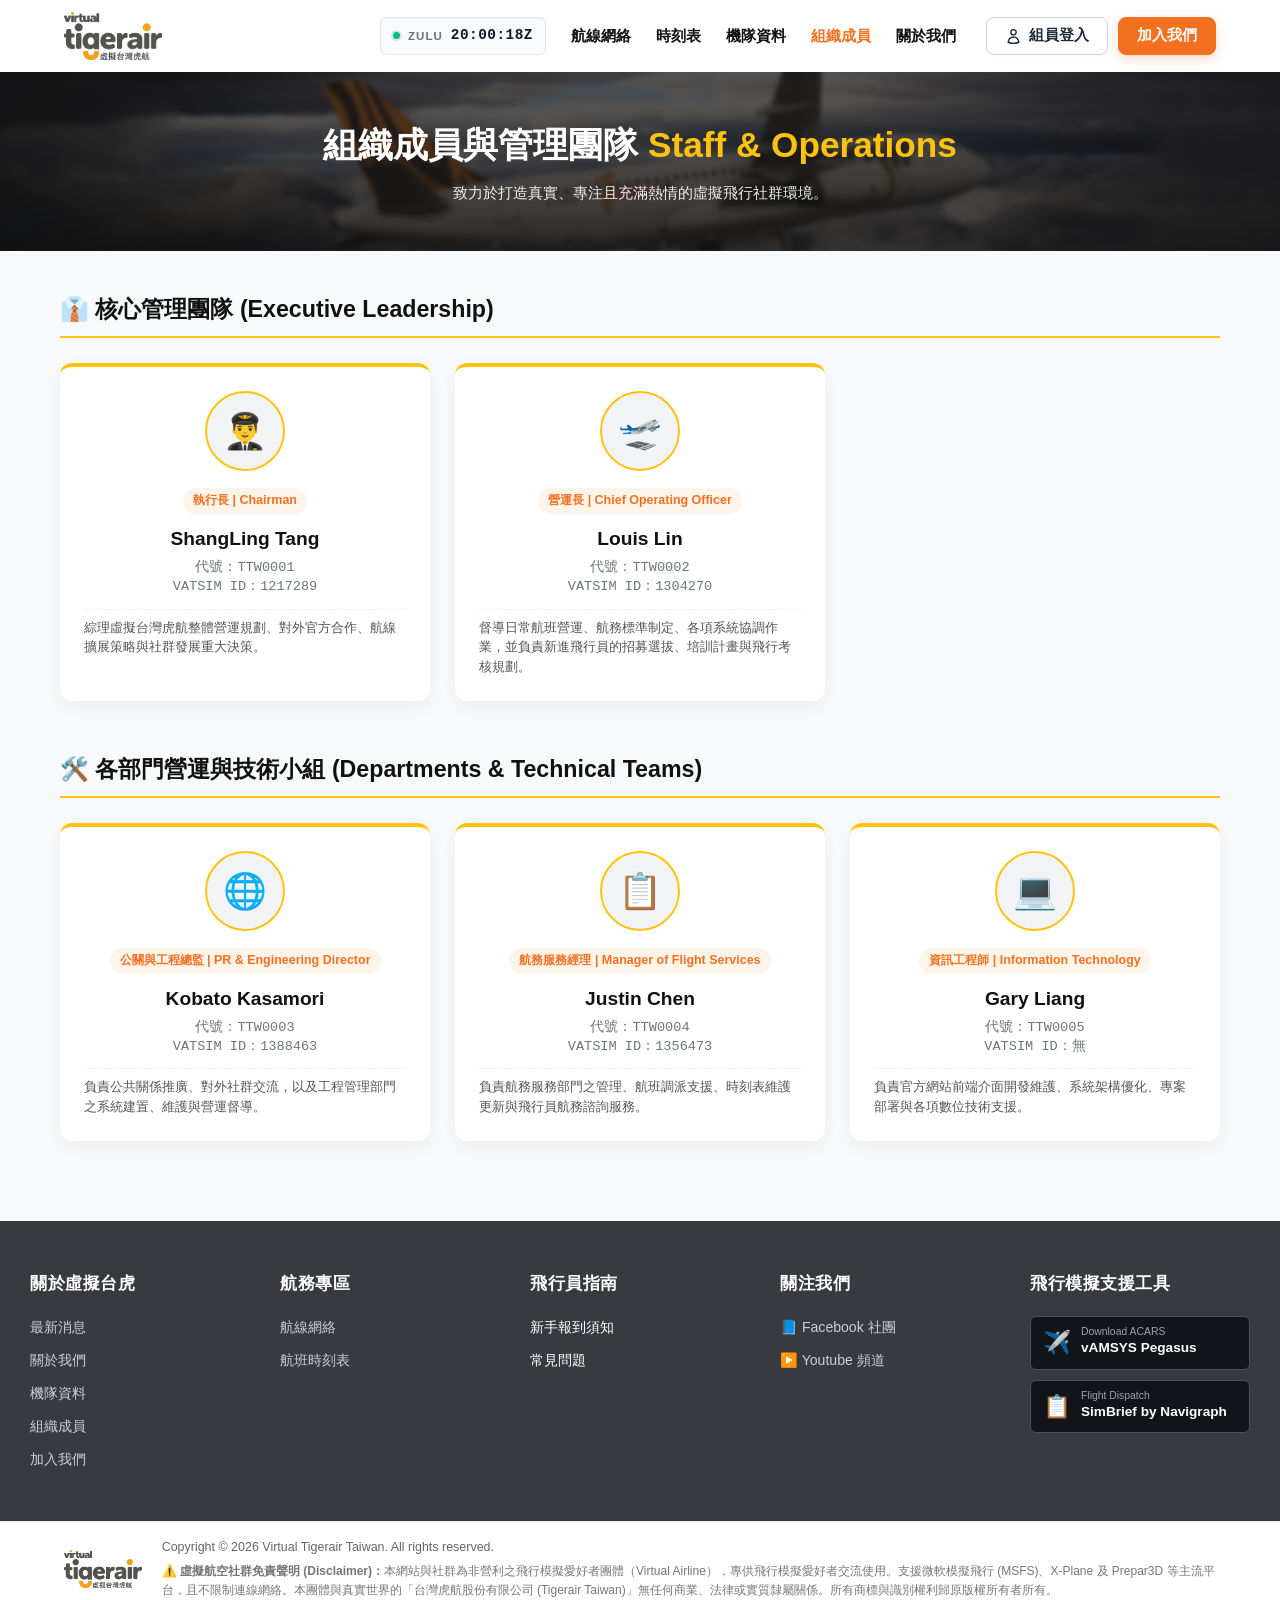
<file: team.html>
<!DOCTYPE html>
<html lang="zh-TW">
<head>
    <meta charset="UTF-8">
    <meta name="viewport" content="width=device-width, initial-scale=1.0">
    <title>組織成員與管理團隊 | Virtual Tigerair Taiwan 虛擬台灣虎航</title>
    
    <!-- 網站 Favicon 圖示 -->
    <link rel="icon" type="image/png" href="assets/favicon.png">
    <link rel="apple-touch-icon" href="assets/favicon.png">

    <link rel="stylesheet" href="assets/styles.css">
    <style>
        .zulu-badge {
            display: inline-flex;
            align-items: center;
            gap: 8px;
            background: #f8fafc;
            border: 1px solid #e2e8f0;
            border-radius: 6px;
            padding: 6px 12px;
            font-size: 0.85rem;
            color: #1e293b;
            font-weight: 700;
            letter-spacing: 0.5px;
            box-shadow: inset 0 1px 2px rgba(0,0,0,0.03);
        }

        .zulu-dot {
            width: 7px;
            height: 7px;
            background-color: #10b981;
            border-radius: 50%;
            display: inline-block;
            box-shadow: 0 0 0 2px rgba(16, 185, 129, 0.2);
            animation: zuluPulse 2s infinite;
        }

        .zulu-label {
            font-size: 0.72rem;
            font-weight: 800;
            color: #64748b;
            letter-spacing: 1px;
        }

        #zulu-clock {
            font-family: 'Consolas', 'Monaco', 'Courier New', monospace;
            font-size: 0.9rem;
            color: #0f172a;
            font-weight: 800;
        }

        @keyframes zuluPulse {
            0%, 100% { opacity: 1; transform: scale(1); }
            50% { opacity: 0.4; transform: scale(0.9); }
        }

        /* 導覽列按鈕樣式 */
        .nav-actions {
            display: inline-flex;
            align-items: center;
            gap: 10px;
            margin-left: 5px;
        }

        .nav-btn-custom {
            display: inline-flex;
            align-items: center;
            justify-content: center;
            gap: 7px;
            padding: 9px 18px;
            border-radius: 8px;
            font-size: 0.92rem;
            font-weight: 700;
            text-decoration: none;
            transition: all 0.2s ease;
            box-sizing: border-box;
            line-height: 1.2;
        }

        .nav-btn-login {
            background-color: #ffffff;
            color: #1e293b !important;
            border: 1.5px solid #cbd5e1;
            box-shadow: 0 2px 5px rgba(0,0,0,0.02);
        }

        .nav-btn-login svg {
            width: 17px;
            height: 17px;
            stroke: currentColor;
            stroke-width: 2;
            fill: none;
        }

        .nav-btn-login:hover {
            border-color: var(--tiger-black);
            background-color: #f8fafc;
            color: var(--tiger-black) !important;
            transform: translateY(-1px);
        }

        .nav-btn-join {
            background-color: var(--tiger-orange);
            color: #ffffff !important;
            border: 1.5px solid var(--tiger-orange);
            box-shadow: 0 4px 12px rgba(243, 112, 33, 0.25);
        }

        .nav-btn-join:hover {
            background-color: #e05e13;
            border-color: #e05e13;
            color: #ffffff !important;
            transform: translateY(-1px);
        }

        .team-container {
            max-width: 1200px;
            margin: 40px auto 80px;
            padding: 0 20px;
        }

        .team-section {
            margin-bottom: 50px;
        }

        .team-section h2 {
            font-size: 1.45rem;
            color: var(--tiger-black);
            font-weight: 800;
            border-bottom: 2px solid var(--tiger-yellow);
            padding-bottom: 8px;
            margin-bottom: 25px;
            display: flex;
            align-items: center;
            gap: 8px;
        }

        .team-grid {
            display: grid;
            grid-template-columns: repeat(auto-fill, minmax(280px, 1fr));
            gap: 25px;
        }

        .member-card {
            background: #ffffff;
            border-radius: 12px;
            box-shadow: 0 6px 18px rgba(0,0,0,0.05);
            border-top: 4px solid var(--tiger-yellow);
            padding: 24px;
            text-align: center;
            transition: transform 0.2s, box-shadow 0.2s;
        }

        .member-card:hover {
            transform: translateY(-3px);
            box-shadow: 0 10px 24px rgba(255, 194, 14, 0.18);
        }

        .member-avatar {
            width: 80px;
            height: 80px;
            border-radius: 50%;
            background: #f1f3f5;
            display: flex;
            align-items: center;
            justify-content: center;
            margin: 0 auto 15px;
            font-size: 2.2rem;
            border: 2px solid var(--tiger-yellow);
        }

        .member-role {
            display: inline-block;
            background: #fff4ea;
            color: var(--tiger-orange);
            font-size: 0.78rem;
            font-weight: 800;
            padding: 3px 10px;
            border-radius: 20px;
            margin-bottom: 10px;
        }

        .member-name {
            font-size: 1.2rem;
            font-weight: 800;
            color: var(--tiger-black);
            margin-bottom: 4px;
        }

        .member-callsign {
            font-family: monospace;
            font-size: 0.85rem;
            color: #6c757d;
            margin-bottom: 12px;
            line-height: 1.4;
        }

        .member-desc {
            font-size: 0.82rem;
            color: #555;
            line-height: 1.5;
            margin-top: 8px;
            border-top: 1px dashed #eee;
            padding-top: 8px;
            text-align: left;
        }
    </style>
</head>
<body>

    <header>
        <a href="index.html" class="tiger-logo-link">
            <img src="assets/Virtual_Tigerair_Taiwan_LOGO_cht_02.png" alt="Virtual Tigerair Taiwan 虛擬台灣虎航" class="tiger-logo-img">
        </a>
        <nav>
            <div class="zulu-badge">
                <span class="zulu-dot"></span>
                <span class="zulu-label">ZULU</span>
                <span id="zulu-clock">00:00:00Z</span>
            </div>
            <a href="routes.html">航線網絡</a>
            <a href="timetable.html">時刻表</a>
            <a href="fleet.html">機隊資料</a>
            <a href="team.html" style="color: var(--tiger-orange);">組織成員</a>
            <a href="about.html">關於我們</a>
            
            <div class="nav-actions">
                <a href="https://auth.vamsys.io/login/ttwscva" target="_blank" class="nav-btn-custom nav-btn-login">
                    <svg viewBox="0 0 24 24"><path stroke-linecap="round" stroke-linejoin="round" d="M15.75 6a3.75 3.75 0 11-7.5 0 3.75 3.75 0 017.5 0zM4.501 20.118a7.5 7.5 0 0114.998 0A17.933 17.933 0 0112 21.75c-2.676 0-5.216-.584-7.499-1.632z" /></svg>
                    組員登入
                </a>
                <a href="join.html" class="nav-btn-custom nav-btn-join">加入我們</a>
            </div>
        </nav>
    </header>

    <section style="background: linear-gradient(rgba(17,17,17,0.7), rgba(17,17,17,0.8)), url('assets/banner4.png') center/cover; color: white; text-align: center; padding: 45px 20px;">
        <h1 style="font-size: 2.2rem; font-weight: 800; margin-bottom: 8px;">組織成員與管理團隊 <span style="color: var(--tiger-yellow);">Staff &amp; Operations</span></h1>
        <p style="font-size: 0.95rem; color: #eee; max-width: 800px; margin: 0 auto;">致力於打造真實、專注且充滿熱情的虛擬飛行社群環境。</p>
    </section>

    <div class="team-container">
        <!-- 第一項：核心管理團隊 -->
        <div class="team-section">
            <h2>👔 核心管理團隊 (Executive Leadership)</h2>
            <div class="team-grid">
                <div class="member-card">
                    <div class="member-avatar">👨‍✈️</div>
                    <span class="member-role">執行長 | Chairman</span>
                    <h3 class="member-name">ShangLing Tang</h3>
                    <div class="member-callsign">代號：TTW0001<br>VATSIM ID：1217289</div>
                    <div class="member-desc">綜理虛擬台灣虎航整體營運規劃、對外官方合作、航線擴展策略與社群發展重大決策。</div>
                </div>

                <div class="member-card">
                    <div class="member-avatar">🛫</div>
                    <span class="member-role">營運長 | Chief Operating Officer</span>
                    <h3 class="member-name">Louis Lin</h3>
                    <div class="member-callsign">代號：TTW0002<br>VATSIM ID：1304270</div>
                    <div class="member-desc">督導日常航班營運、航務標準制定、各項系統協調作業，並負責新進飛行員的招募選拔、培訓計畫與飛行考核規劃。</div>
                </div>
            </div>
        </div>

        <!-- 第二項：各部門營運與技術小組 -->
        <div class="team-section">
            <h2>🛠️ 各部門營運與技術小組 (Departments &amp; Technical Teams)</h2>
            <div class="team-grid">
                <div class="member-card">
                    <div class="member-avatar">🌐</div>
                    <span class="member-role">公關與工程總監 | PR &amp; Engineering Director</span>
                    <h3 class="member-name">Kobato Kasamori</h3>
                    <div class="member-callsign">代號：TTW0003<br>VATSIM ID：1388463</div>
                    <div class="member-desc">負責公共關係推廣、對外社群交流，以及工程管理部門之系統建置、維護與營運督導。</div>
                </div>

                <div class="member-card">
                    <div class="member-avatar">📋</div>
                    <span class="member-role">航務服務經理 | Manager of Flight Services</span>
                    <h3 class="member-name">Justin Chen</h3>
                    <div class="member-callsign">代號：TTW0004<br>VATSIM ID：1356473</div>
                    <div class="member-desc">負責航務服務部門之管理、航班調派支援、時刻表維護更新與飛行員航務諮詢服務。</div>
                </div>

                <div class="member-card">
                    <div class="member-avatar">💻</div>
                    <span class="member-role">資訊工程師 | Information Technology</span>
                    <h3 class="member-name">Gary Liang</h3>
                    <div class="member-callsign">代號：TTW0005<br>VATSIM ID：無</div>
                    <div class="member-desc">負責官方網站前端介面開發維護、系統架構優化、專案部署與各項數位技術支援。</div>
                </div>
            </div>
        </div>
    </div>

    <footer class="tiger-footer">
        <div class="tiger-footer-top">
            <div class="footer-col">
                <h4>關於虛擬台虎</h4>
                <ul>
                    <li><a href="index.html#news">最新消息</a></li>
                    <li><a href="about.html">關於我們</a></li>
                    <li><a href="fleet.html">機隊資料</a></li>
                    <li><a href="team.html">組織成員</a></li>
                    <li><a href="join.html">加入我們</a></li>
                </ul>
            </div>

            <div class="footer-col">
                <h4>航務專區</h4>
                <ul>
                    <li><a href="routes.html">航線網絡</a></li>
                    <li><a href="timetable.html">航班時刻表</a></li>
                </ul>
            </div>

            <div class="footer-col">
                <h4>飛行員指南</h4>
                <ul>
                    <li>新手報到須知</li>
                    <li>常見問題</li>
                </ul>
            </div>

            <div class="footer-col">
                <h4>關注我們</h4>
                <ul>
                    <li><a href="https://www.facebook.com/share/g/1Hp3dYjPf8/" target="_blank" class="social-link">📘 Facebook 社團</a></li>
                    <li><a href="https://youtube.com" target="_blank" class="social-link">▶️ Youtube 頻道</a></li>
                </ul>
            </div>

            <div class="footer-col">
                <h4>飛行模擬支援工具</h4>
                <div class="app-btn-box">
                    <a href="https://vamsys.io" target="_blank" class="app-btn">
                        <span class="app-btn-icon">✈️</span>
                        <div class="app-btn-text">
                            <small>Download ACARS</small>
                            <span>vAMSYS Pegasus</span>
                        </div>
                    </a>
                    <a href="https://simbrief.com" target="_blank" class="app-btn">
                        <span class="app-btn-icon">📋</span>
                        <div class="app-btn-text">
                            <small>Flight Dispatch</small>
                            <span>SimBrief by Navigraph</span>
                        </div>
                    </a>
                </div>
            </div>
        </div>

        <div class="tiger-footer-bottom">
            <div class="footer-bottom-inner">
                <div class="footer-brand-logo">
                    <img src="assets/Virtual_Tigerair_Taiwan_LOGO_cht_02.png" alt="Virtual Tigerair Taiwan" class="footer-logo-img">
                </div>
                <div class="footer-legal">
                    <div>Copyright &copy; 2026 Virtual Tigerair Taiwan. All rights reserved.</div>
                    <div style="margin-top: 4px; color: #777; font-size: 0.75rem;">
                        <strong>⚠️ 虛擬航空社群免責聲明 (Disclaimer)：</strong>本網站與社群為非營利之飛行模擬愛好者團體（Virtual Airline），專供飛行模擬愛好者交流使用。支援微軟模擬飛行 (MSFS)、X-Plane 及 Prepar3D 等主流平台，且不限制連線網絡。本團體與真實世界的「台灣虎航股份有限公司 (Tigerair Taiwan)」無任何商業、法律或實質隸屬關係。所有商標與識別權利歸原版權所有者所有。
                    </div>
                </div>
            </div>
        </div>
    </footer>

    <script>
        function updateZuluClock() {
            const now = new Date();
            const h = String(now.getUTCHours()).padStart(2, '0');
            const m = String(now.getUTCMinutes()).padStart(2, '0');
            const s = String(now.getUTCSeconds()).padStart(2, '0');
            const clockEl = document.getElementById('zulu-clock');
            if (clockEl) {
                clockEl.textContent = `${h}:${m}:${s}Z`;
            }
        }
        setInterval(updateZuluClock, 1000);
        updateZuluClock();
    </script>
</body>
</html>
</file>
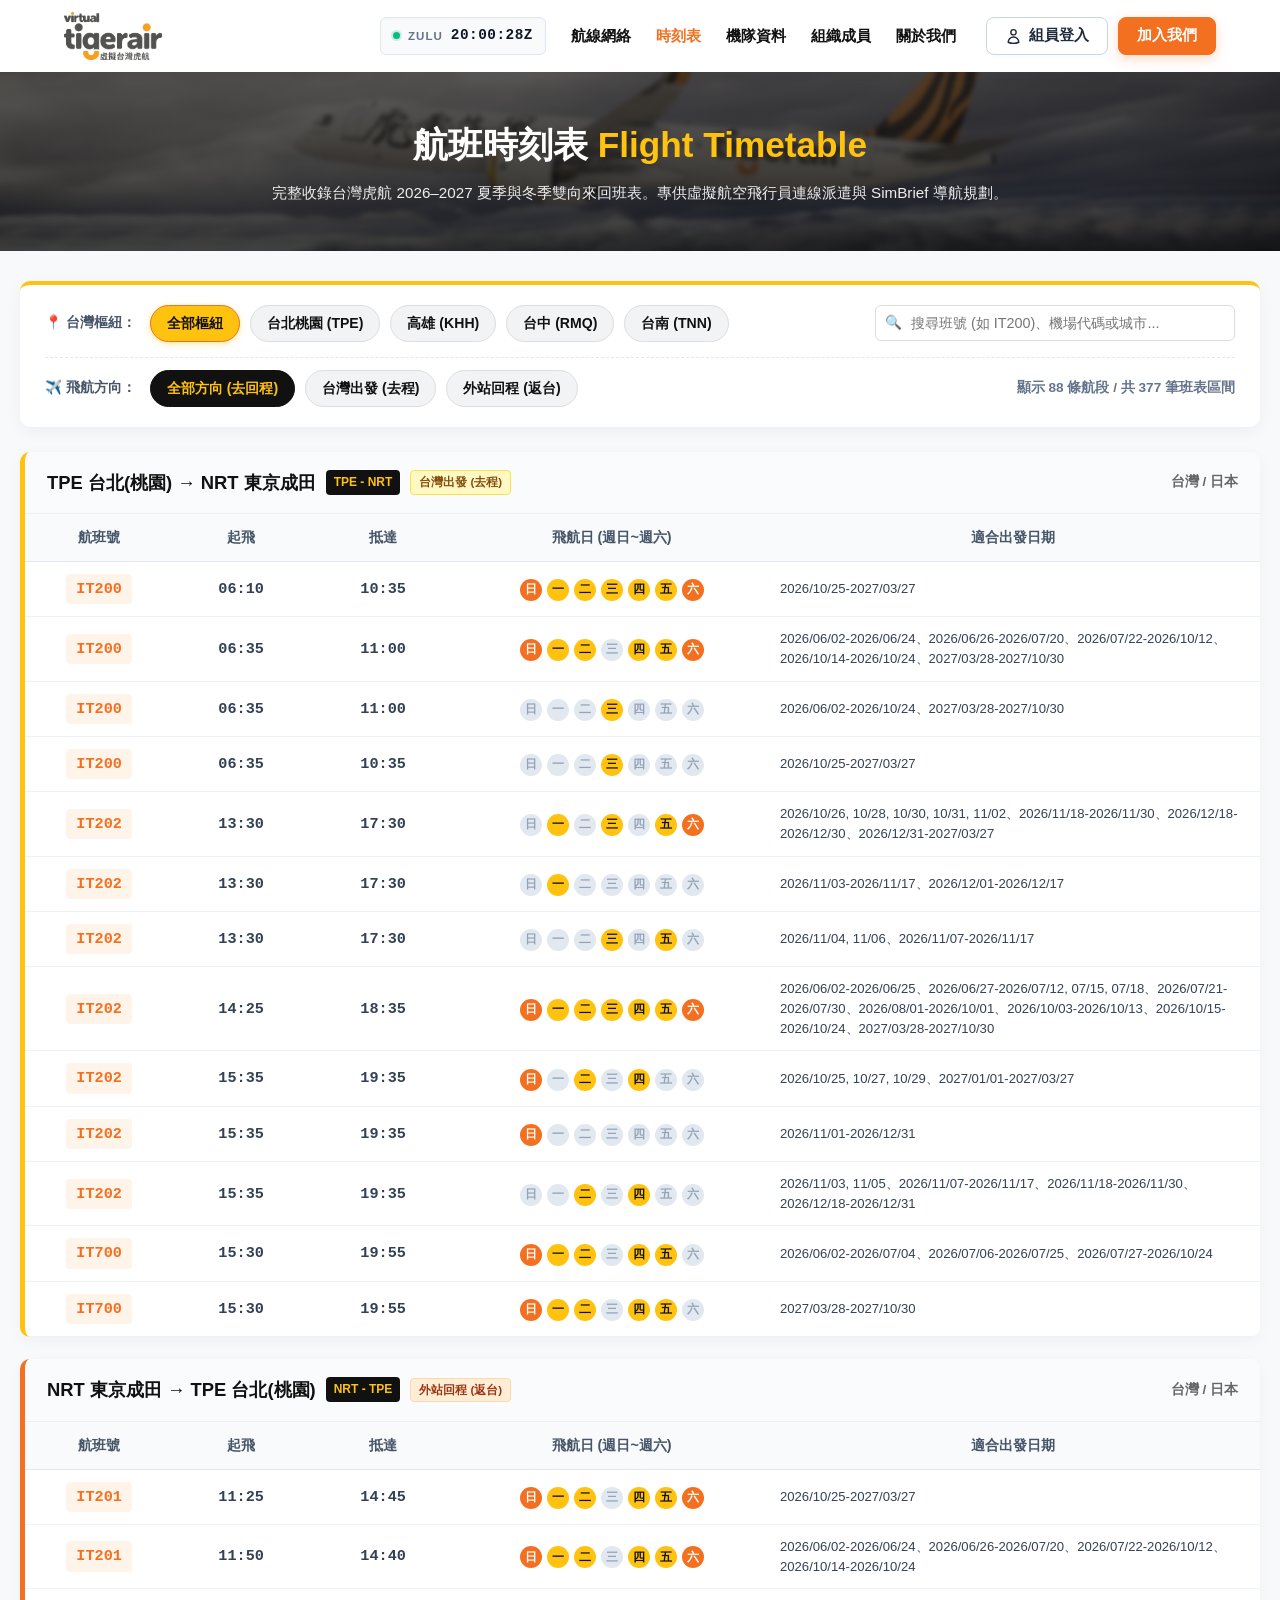
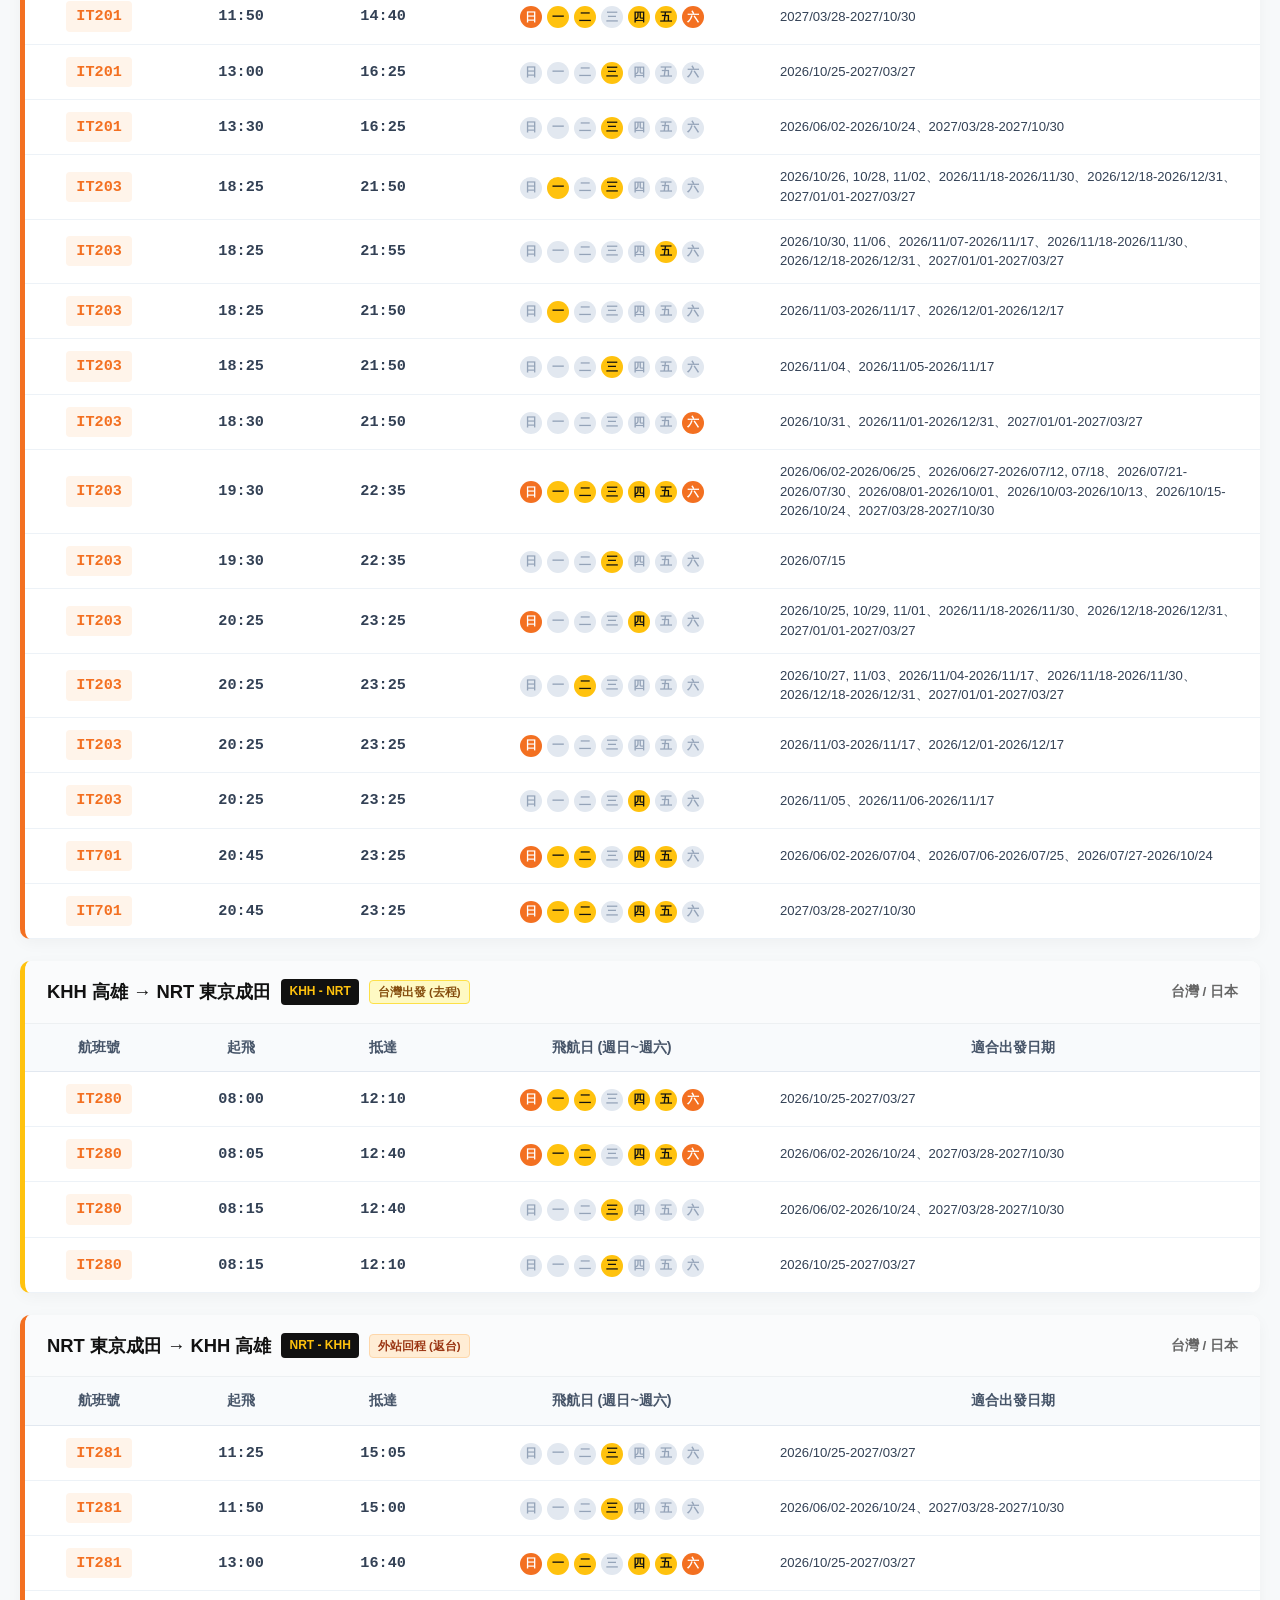
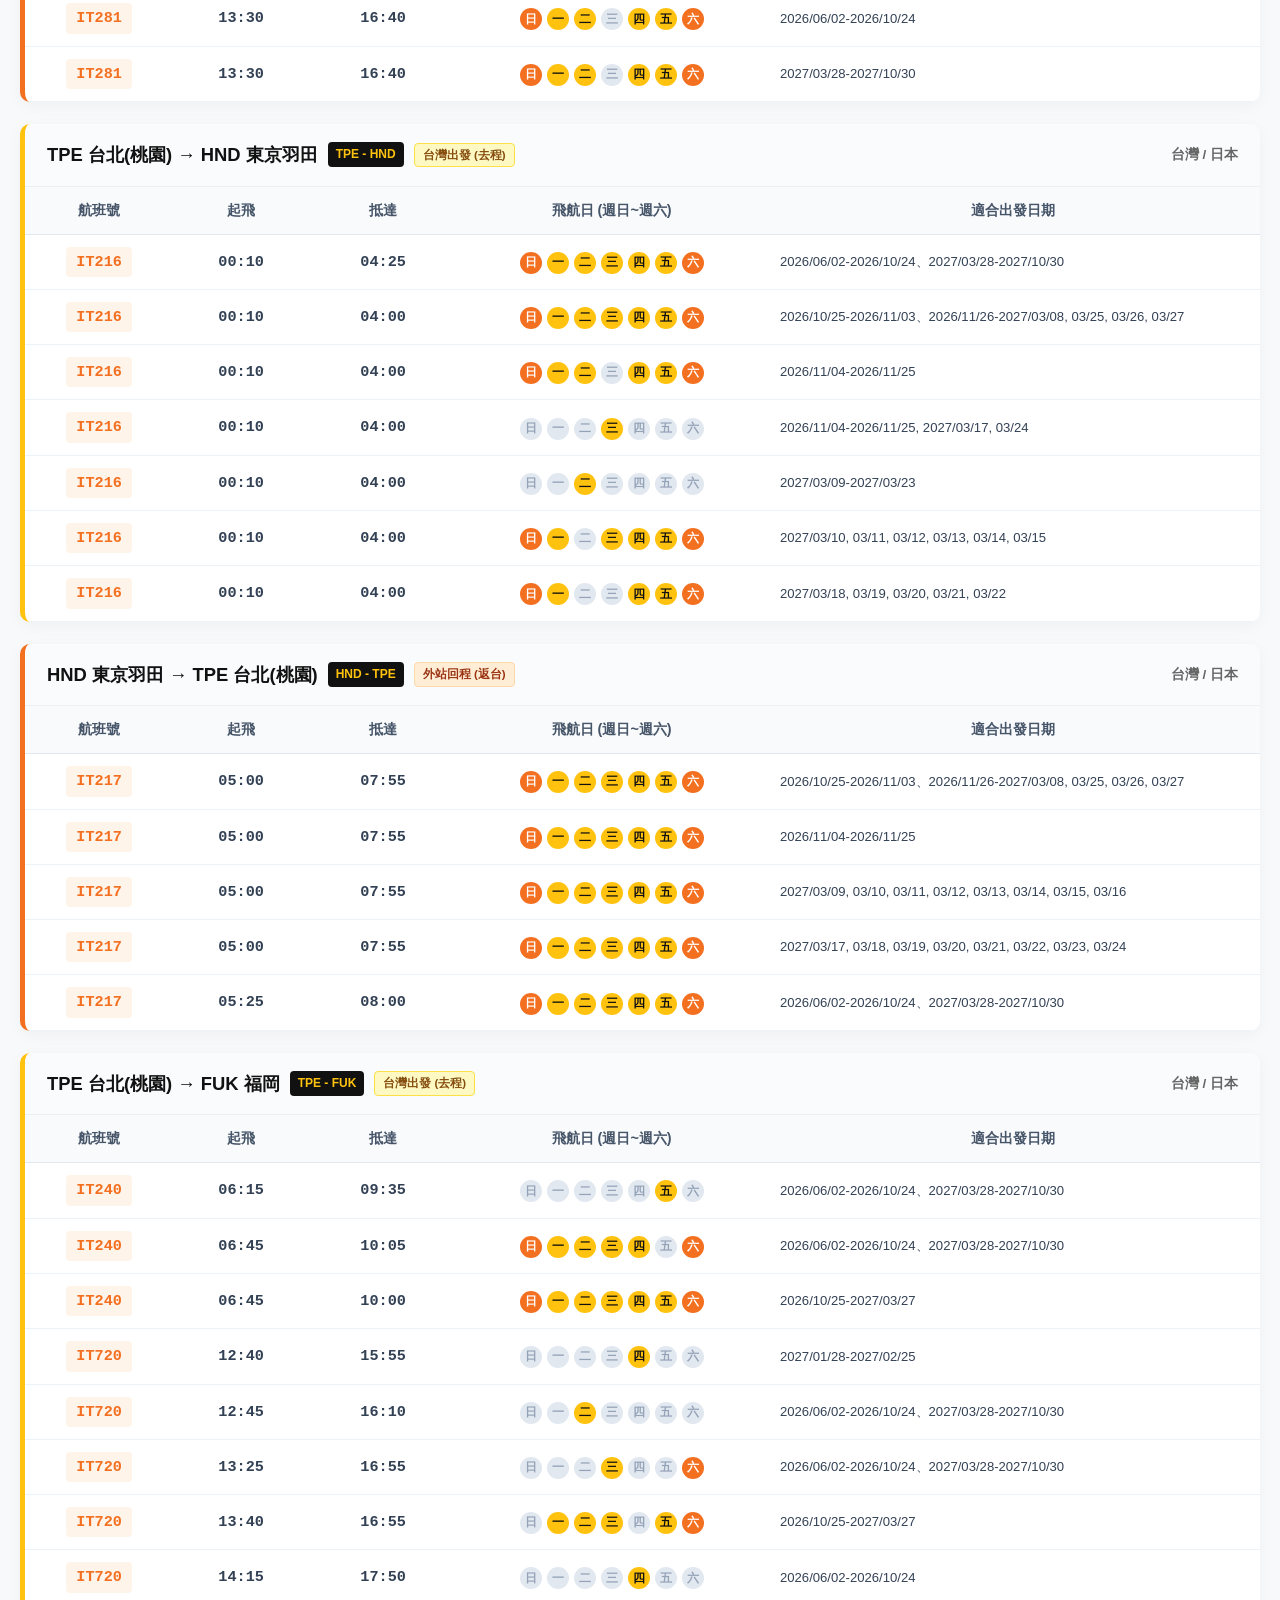
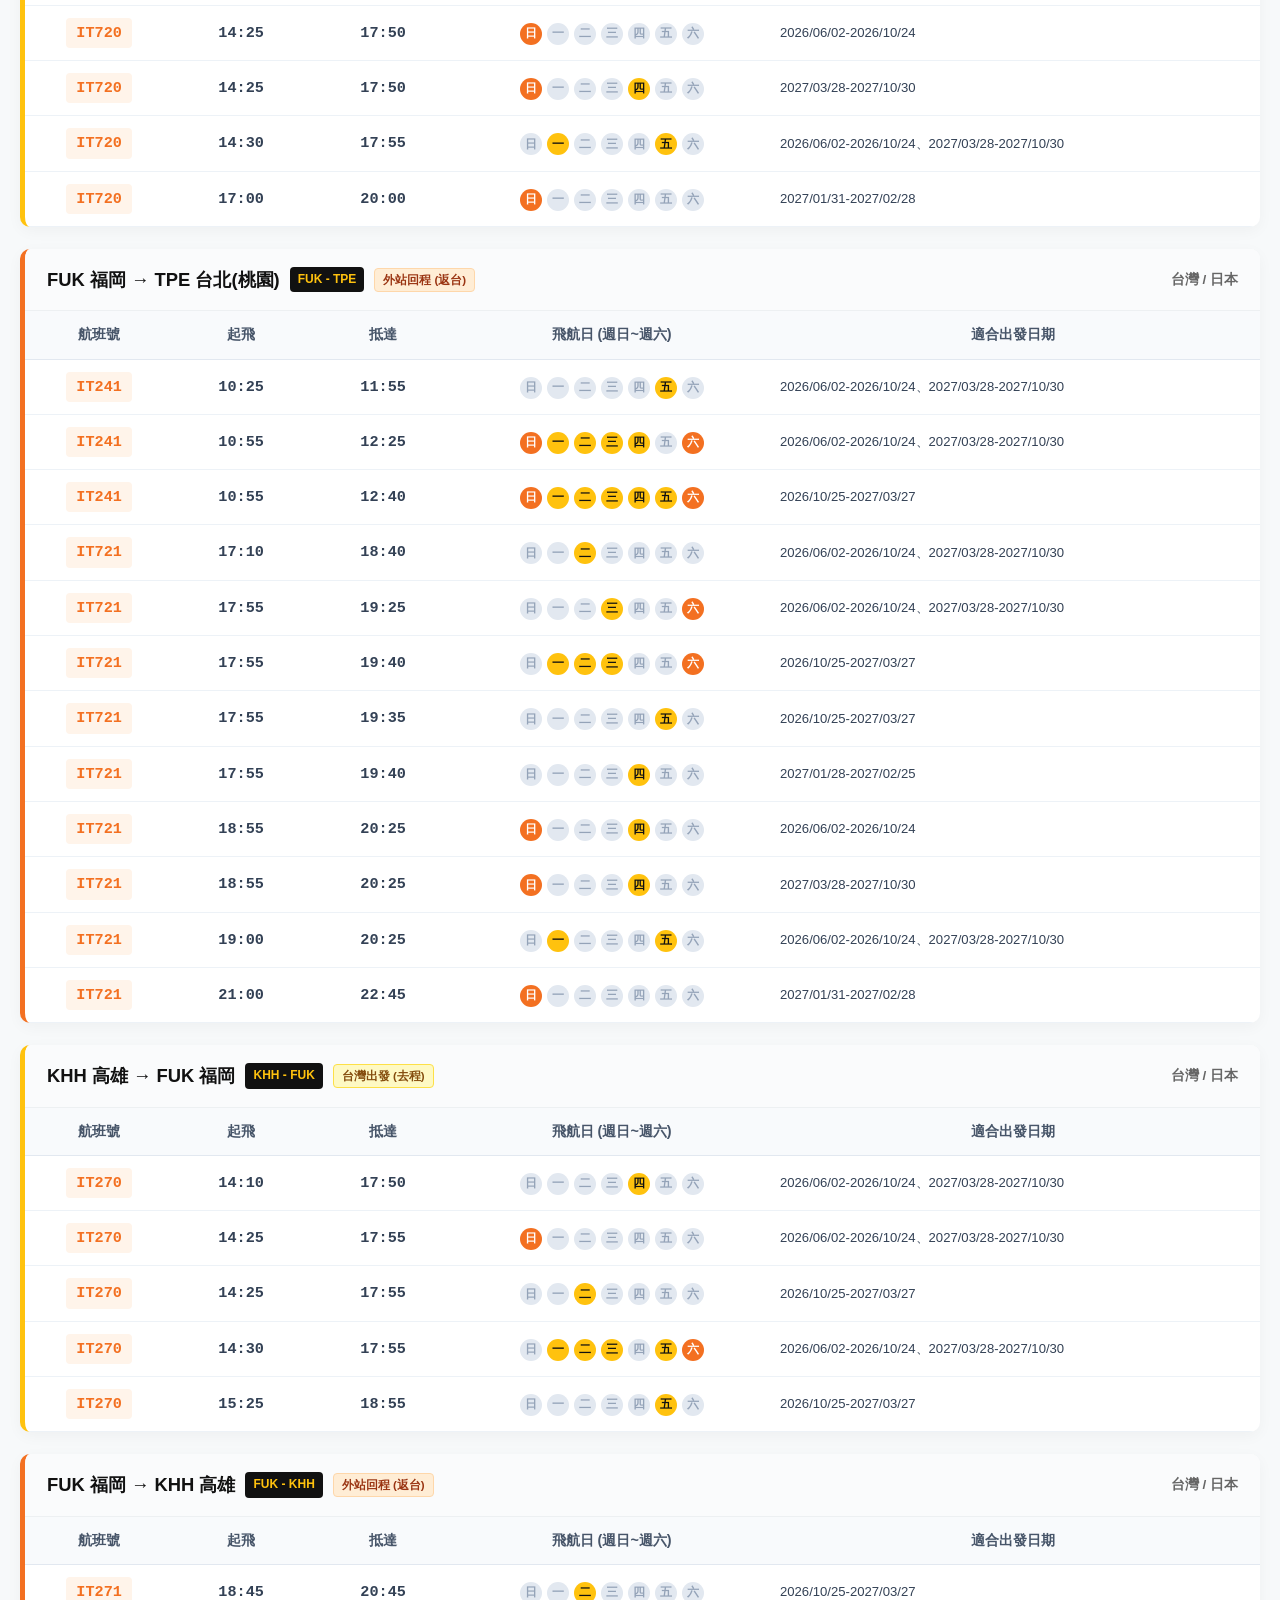
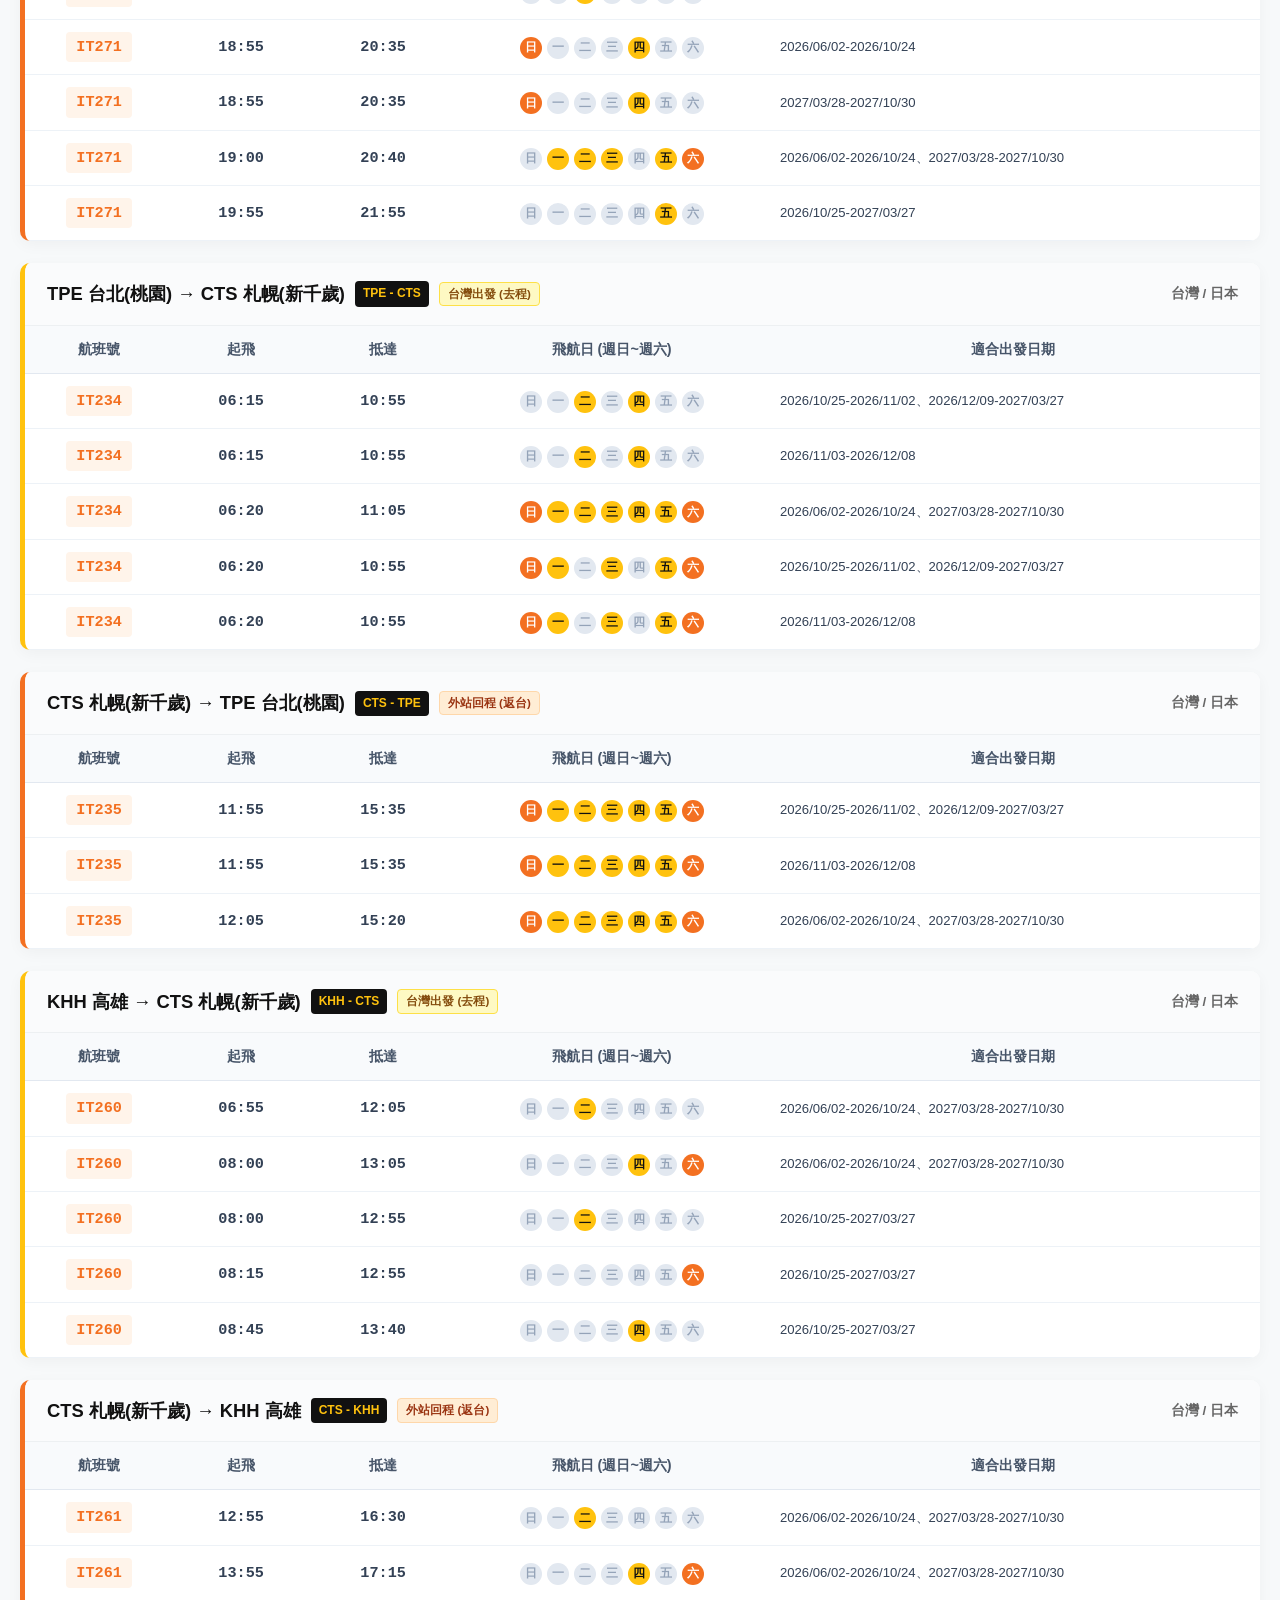
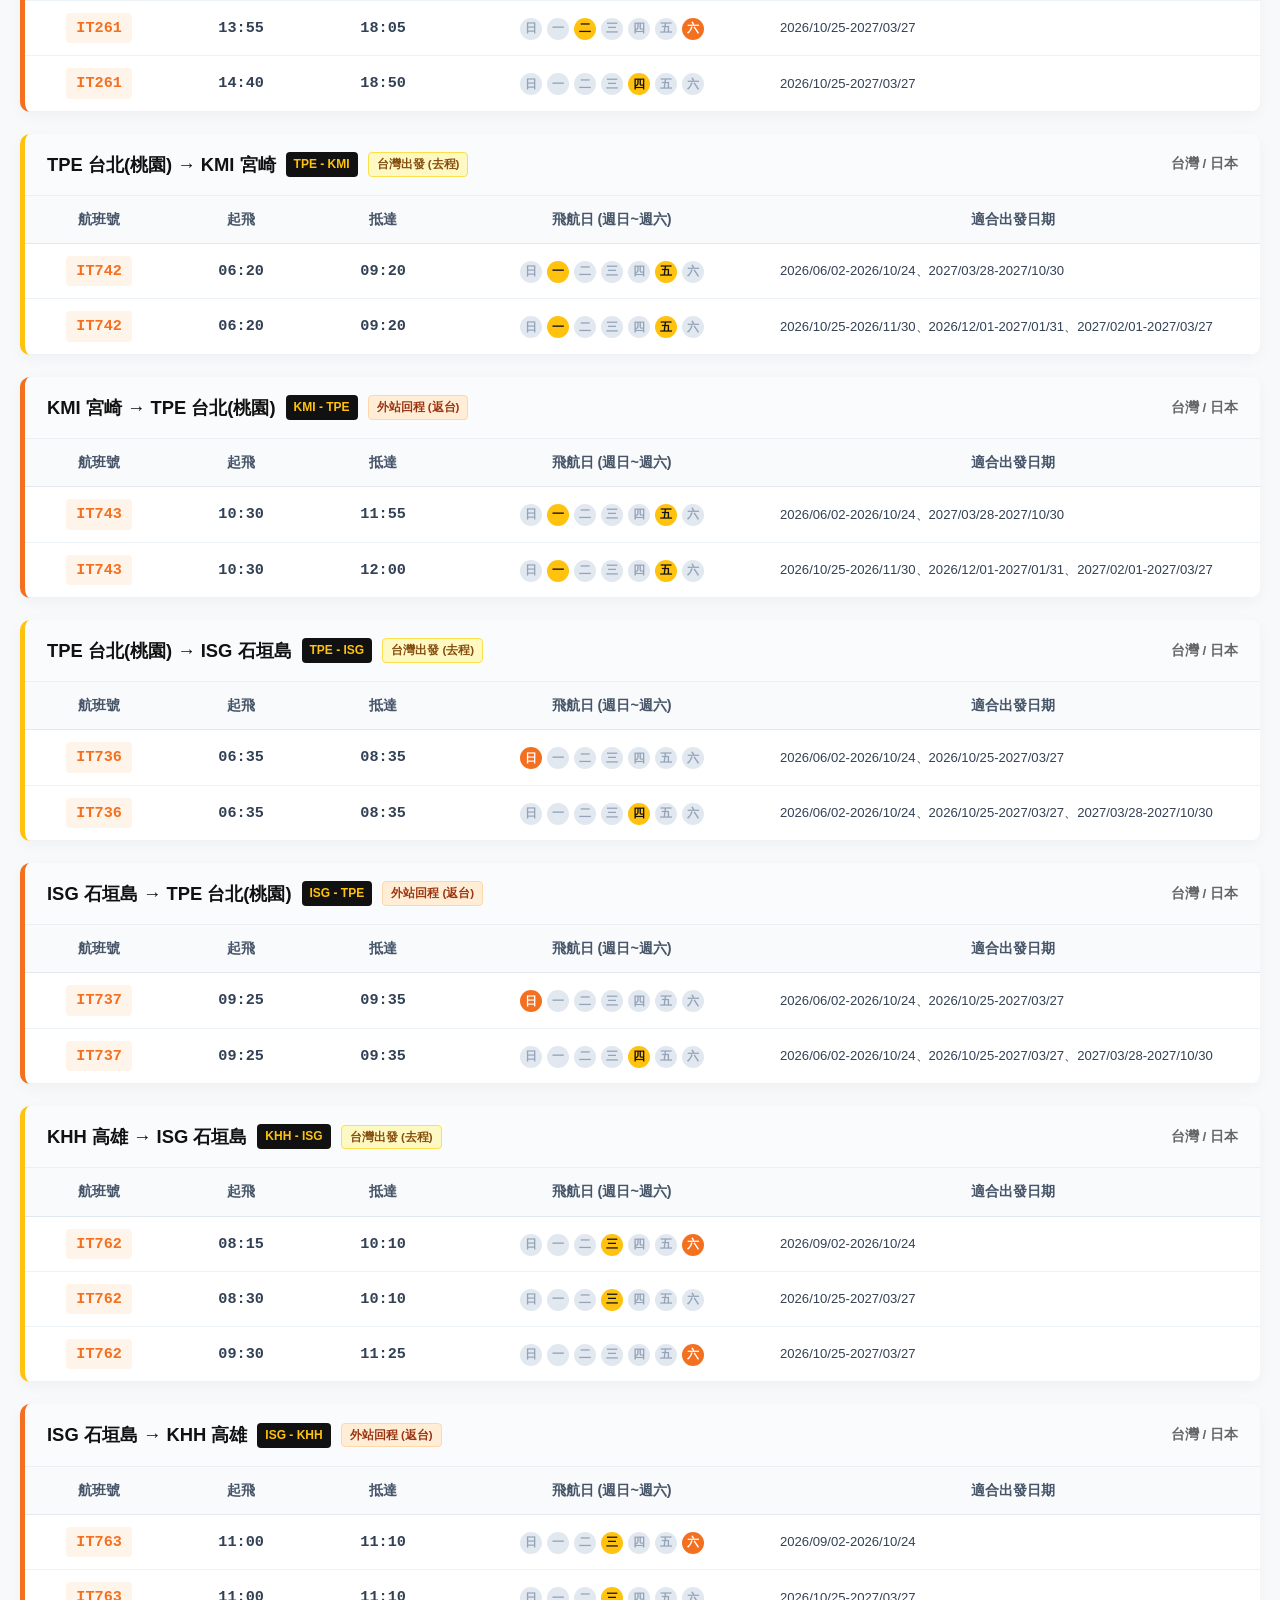
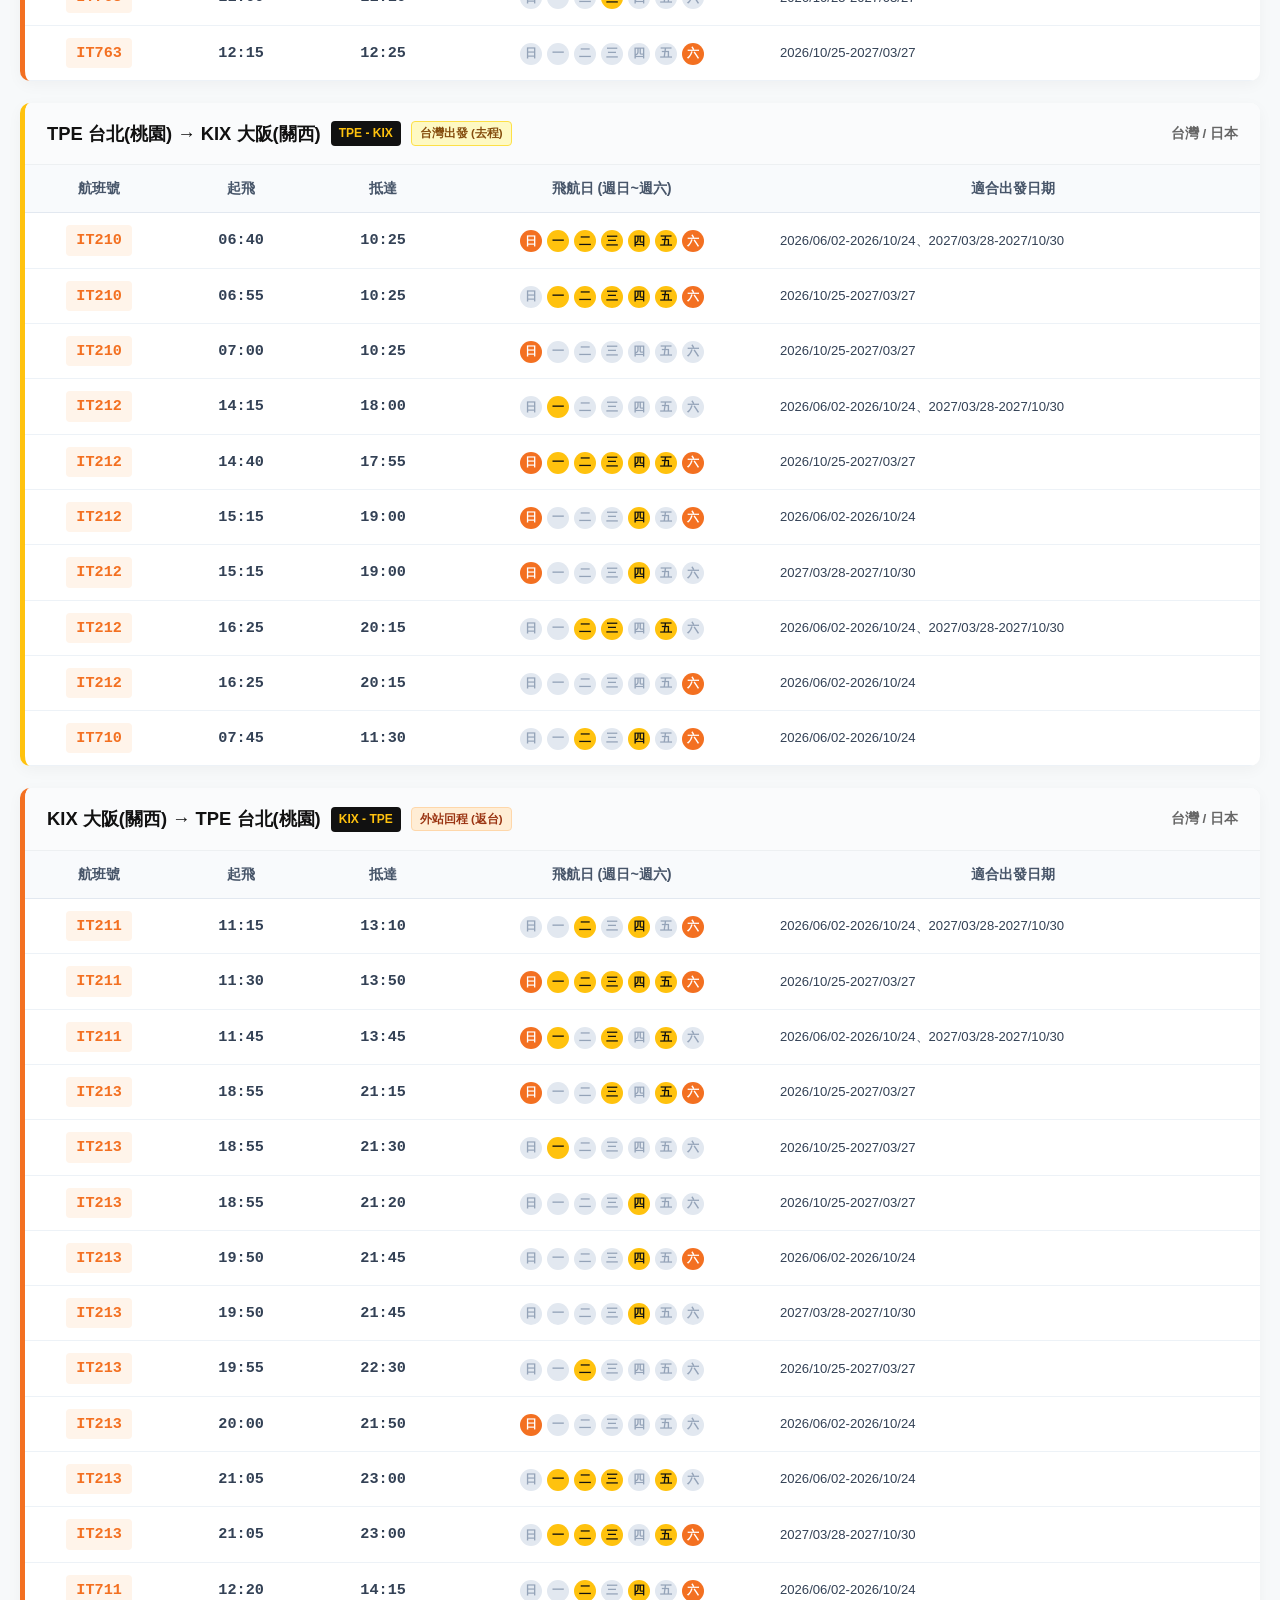
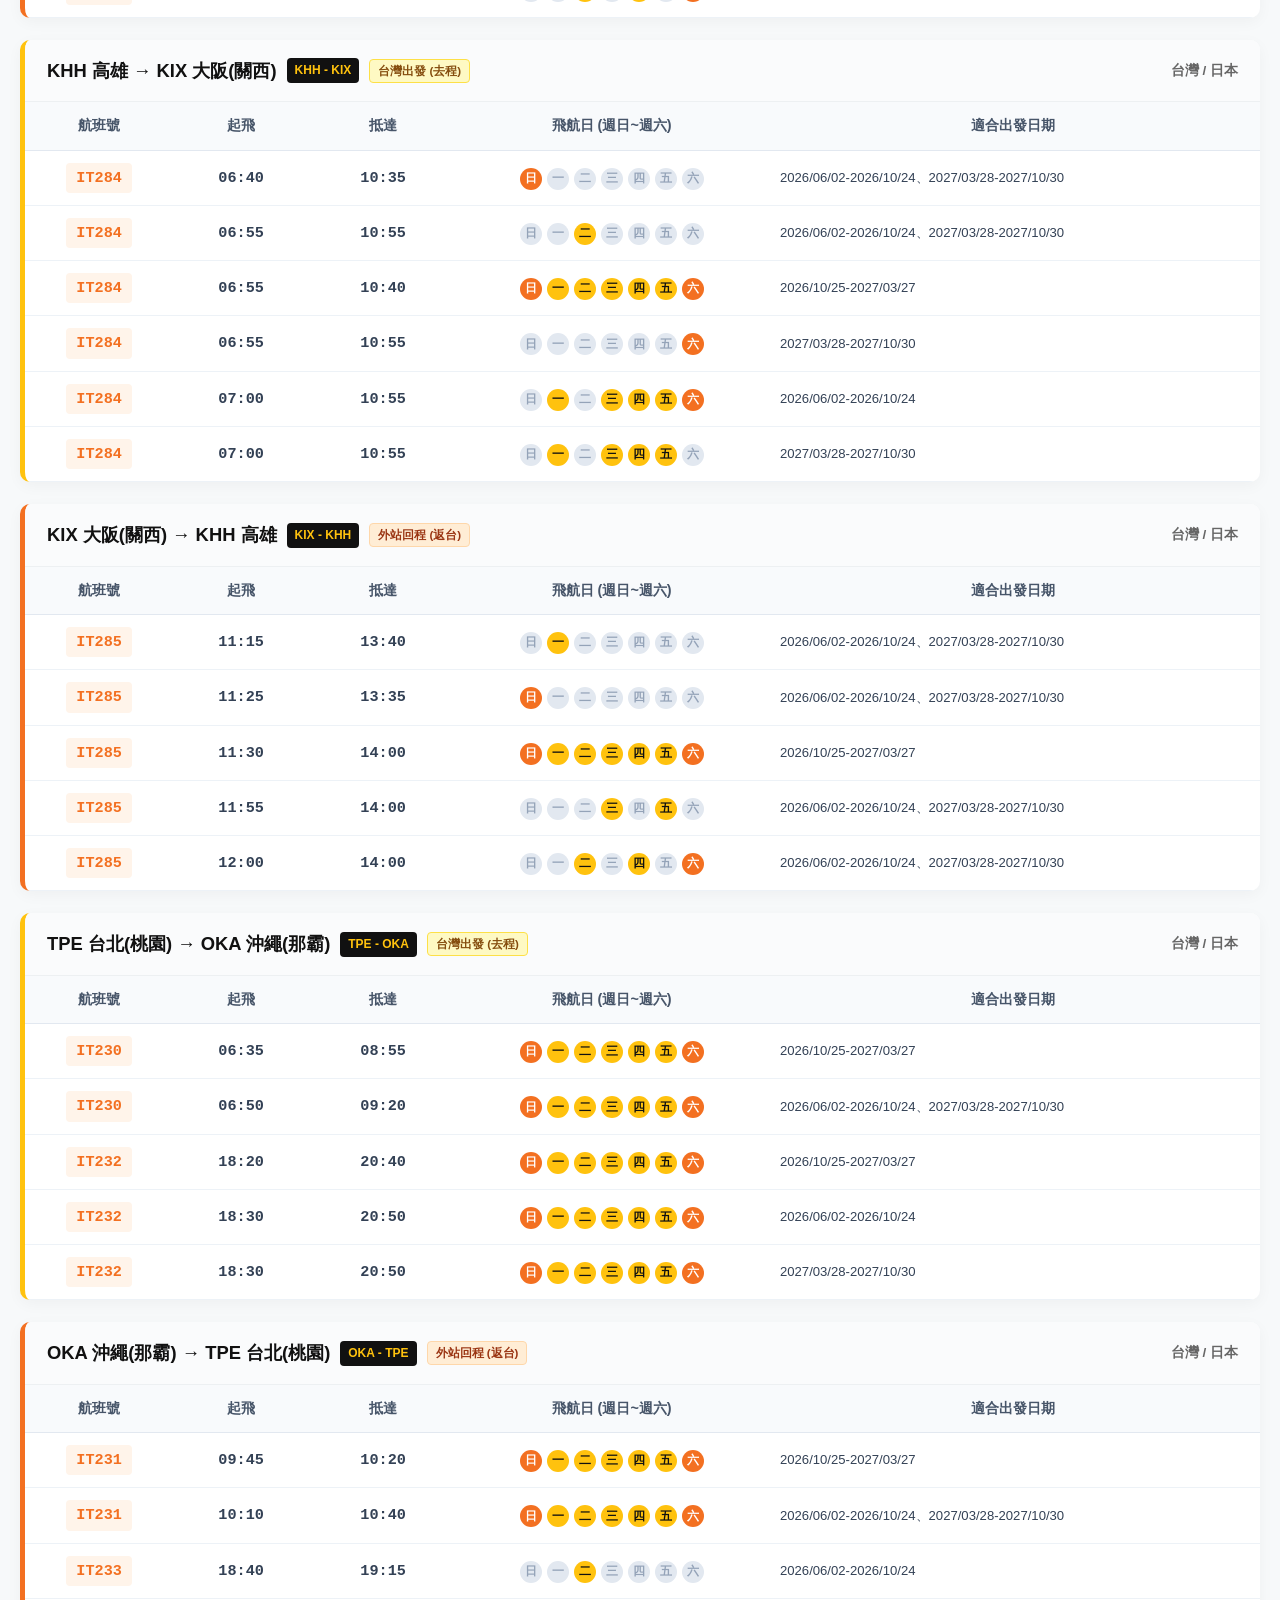
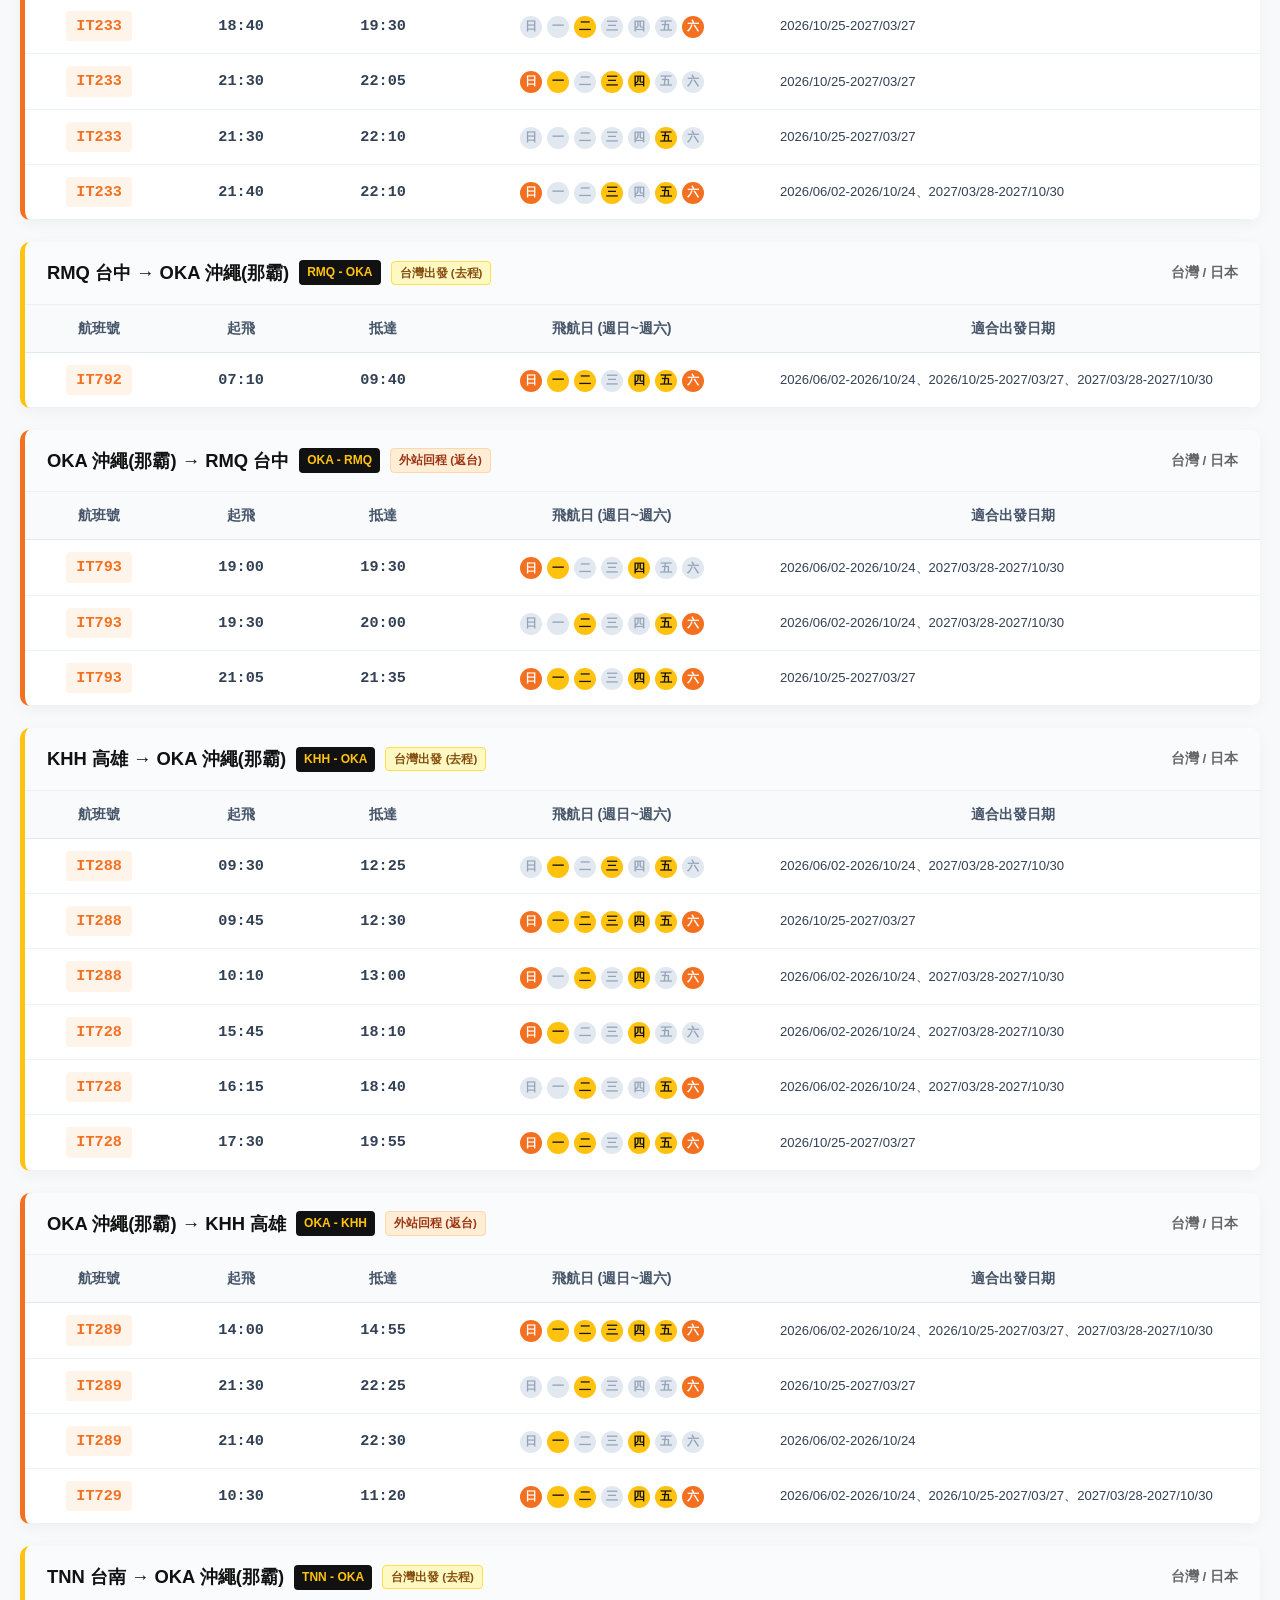
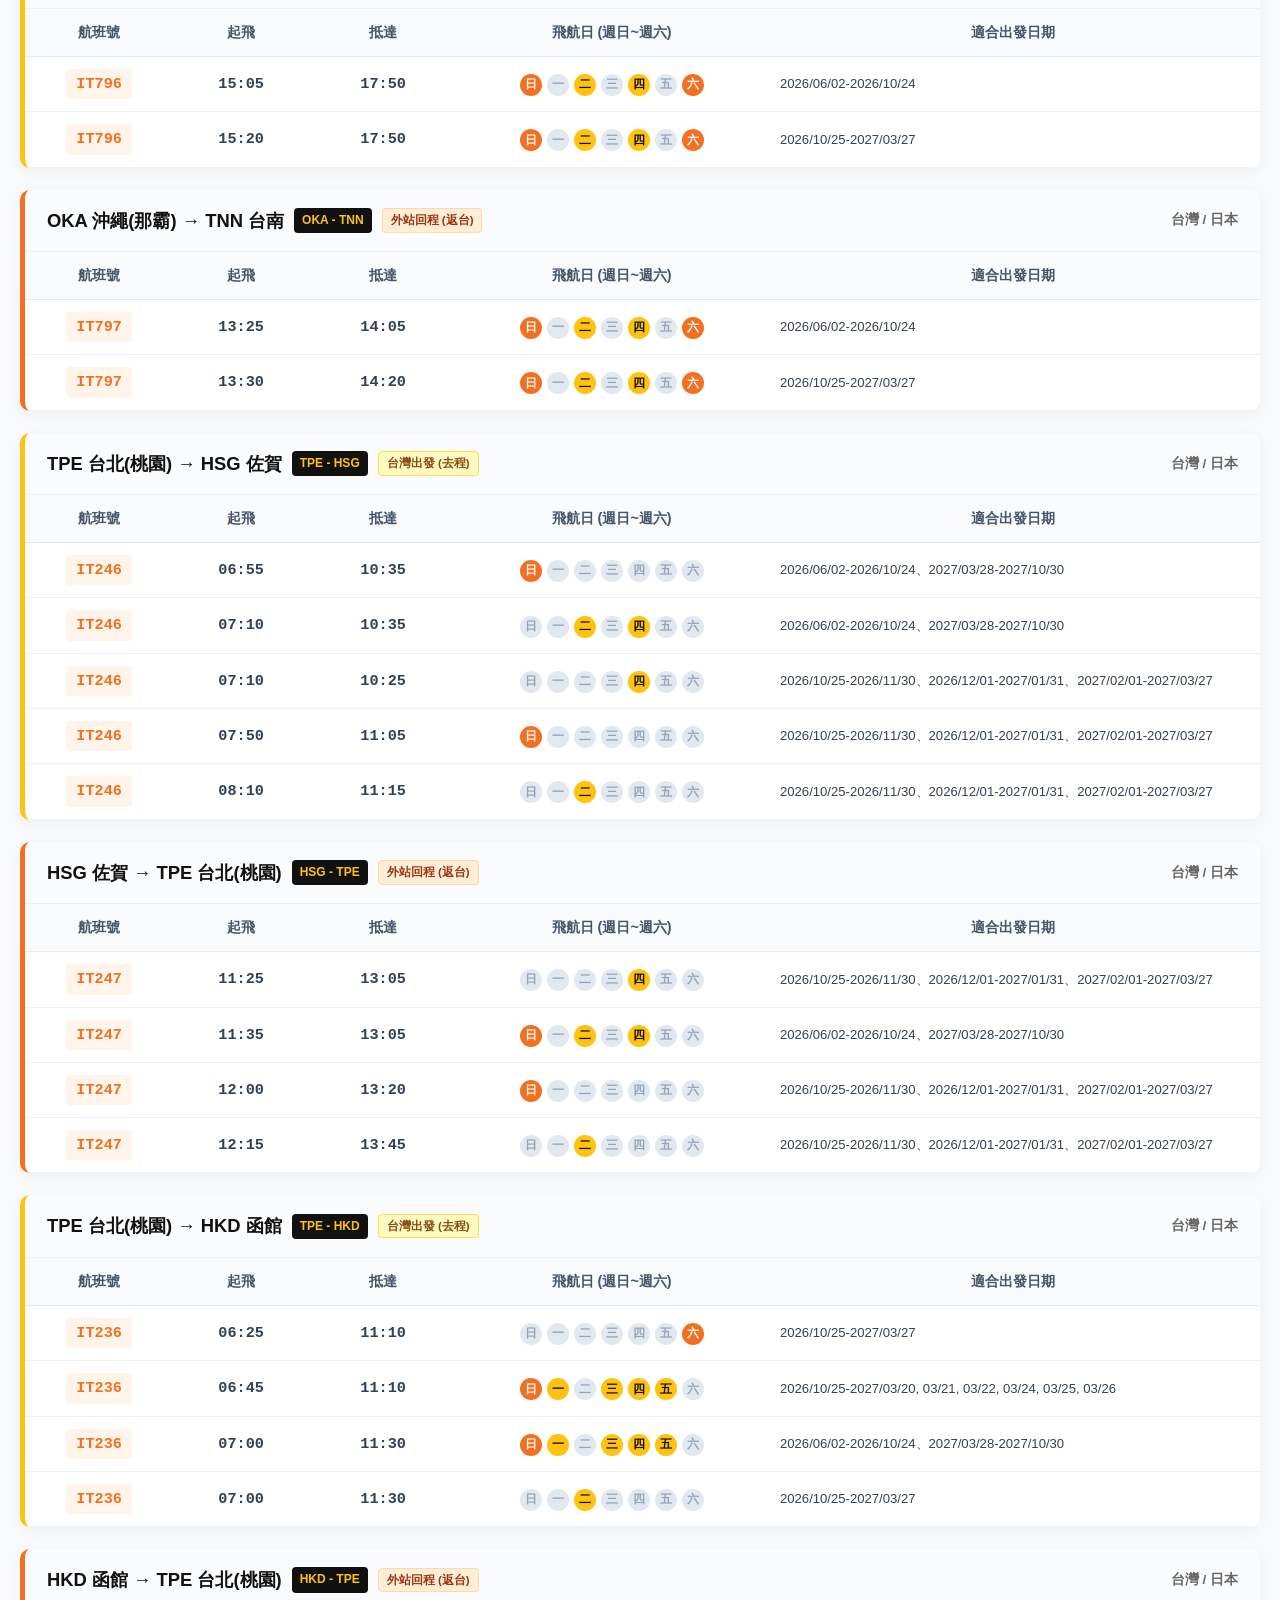
<file: timetable.html>
<!DOCTYPE html>
<html lang="zh-TW">
<head>
    <meta charset="UTF-8">
    <meta name="viewport" content="width=device-width, initial-scale=1.0">
    <title>航班時刻表 (Timetable) | Virtual Tigerair Taiwan</title>
    
    <!-- 網站 Favicon 圖示 -->
    <link rel="icon" type="image/png" href="assets/favicon.png">
    <link rel="apple-touch-icon" href="assets/favicon.png">

    <link rel="stylesheet" href="assets/styles.css">
    <style>
        .zulu-badge {
            display: inline-flex;
            align-items: center;
            gap: 8px;
            background: #f8fafc;
            border: 1px solid #e2e8f0;
            border-radius: 6px;
            padding: 6px 12px;
            font-size: 0.85rem;
            color: #1e293b;
            font-weight: 700;
            letter-spacing: 0.5px;
            box-shadow: inset 0 1px 2px rgba(0,0,0,0.03);
        }

        .zulu-dot {
            width: 7px;
            height: 7px;
            background-color: #10b981;
            border-radius: 50%;
            display: inline-block;
            box-shadow: 0 0 0 2px rgba(16, 185, 129, 0.2);
            animation: zuluPulse 2s infinite;
        }

        .zulu-label {
            font-size: 0.72rem;
            font-weight: 800;
            color: #64748b;
            letter-spacing: 1px;
        }

        #zulu-clock {
            font-family: 'Consolas', 'Monaco', 'Courier New', monospace;
            font-size: 0.9rem;
            color: #0f172a;
            font-weight: 800;
        }

        @keyframes zuluPulse {
            0%, 100% { opacity: 1; transform: scale(1); }
            50% { opacity: 0.4; transform: scale(0.9); }
        }

        /* 導覽列按鈕樣式 */
        .nav-actions {
            display: inline-flex;
            align-items: center;
            gap: 10px;
            margin-left: 5px;
        }

        .nav-btn-custom {
            display: inline-flex;
            align-items: center;
            justify-content: center;
            gap: 7px;
            padding: 9px 18px;
            border-radius: 8px;
            font-size: 0.92rem;
            font-weight: 700;
            text-decoration: none;
            transition: all 0.2s ease;
            box-sizing: border-box;
            line-height: 1.2;
        }

        .nav-btn-login {
            background-color: #ffffff;
            color: #1e293b !important;
            border: 1.5px solid #cbd5e1;
            box-shadow: 0 2px 5px rgba(0,0,0,0.02);
        }

        .nav-btn-login svg {
            width: 17px;
            height: 17px;
            stroke: currentColor;
            stroke-width: 2;
            fill: none;
        }

        .nav-btn-login:hover {
            border-color: var(--tiger-black);
            background-color: #f8fafc;
            color: var(--tiger-black) !important;
            transform: translateY(-1px);
        }

        .nav-btn-join {
            background-color: var(--tiger-orange);
            color: #ffffff !important;
            border: 1.5px solid var(--tiger-orange);
            box-shadow: 0 4px 12px rgba(243, 112, 33, 0.25);
        }

        .nav-btn-join:hover {
            background-color: #e05e13;
            border-color: #e05e13;
            color: #ffffff !important;
            transform: translateY(-1px);
        }

        .tt-container {
            max-width: 1300px;
            margin: 30px auto 60px;
            padding: 0 20px;
        }

        .filter-toolbar {
            background: #ffffff;
            border-radius: 10px;
            padding: 20px 25px;
            box-shadow: 0 4px 15px rgba(0,0,0,0.05);
            border-top: 4px solid var(--tiger-yellow);
            display: flex;
            flex-direction: column;
            gap: 15px;
            margin-bottom: 25px;
        }

        .filter-row {
            display: flex;
            flex-wrap: wrap;
            gap: 15px;
            align-items: center;
            justify-content: space-between;
        }

        .hub-pills, .dir-pills {
            display: flex;
            gap: 10px;
            flex-wrap: wrap;
            align-items: center;
        }

        .filter-label {
            font-size: 0.85rem;
            font-weight: 800;
            color: #475569;
            margin-right: 4px;
        }

        .hub-btn, .dir-btn {
            background: #f1f3f5;
            color: var(--tiger-black);
            border: 1px solid #ddd;
            padding: 8px 16px;
            border-radius: 20px;
            font-weight: 700;
            font-size: 0.88rem;
            cursor: pointer;
            transition: all 0.2s;
        }

        .hub-btn:hover, .dir-btn:hover {
            background: #e9ecef;
        }

        .hub-btn.active {
            background: var(--tiger-yellow);
            border-color: var(--tiger-orange);
            color: #111;
            box-shadow: 0 2px 6px rgba(255,194,14,0.4);
        }

        .dir-btn.active {
            background: var(--tiger-black);
            border-color: var(--tiger-black);
            color: var(--tiger-yellow);
        }

        .search-box {
            position: relative;
            min-width: 280px;
            flex-grow: 1;
            max-width: 360px;
        }

        .search-input {
            width: 100%;
            padding: 9px 15px 9px 35px;
            border: 1.5px solid #ddd;
            border-radius: 6px;
            font-size: 0.9rem;
            outline: none;
            transition: border-color 0.2s;
            box-sizing: border-box;
        }

        .search-input:focus {
            border-color: var(--tiger-yellow);
        }

        .search-box::before {
            content: "🔍";
            position: absolute;
            left: 10px;
            top: 50%;
            transform: translateY(-50%);
            font-size: 0.85rem;
        }

        .route-schedule-card {
            background: #ffffff;
            border-radius: 10px;
            box-shadow: 0 4px 15px rgba(0,0,0,0.04);
            margin-bottom: 22px;
            border-left: 5px solid var(--tiger-yellow);
            overflow: hidden;
        }

        .route-schedule-card.inbound-card {
            border-left-color: var(--tiger-orange);
        }

        .route-header {
            padding: 16px 22px;
            background: #fafbfc;
            border-bottom: 1px solid #edf0f2;
            display: flex;
            align-items: center;
            justify-content: space-between;
            flex-wrap: wrap;
            gap: 10px;
        }

        .route-title {
            font-size: 1.15rem;
            font-weight: 800;
            color: var(--tiger-black);
            display: flex;
            align-items: center;
            gap: 10px;
            flex-wrap: wrap;
        }

        .route-tag {
            background: var(--tiger-black);
            color: var(--tiger-yellow);
            padding: 3px 8px;
            border-radius: 4px;
            font-size: 0.75rem;
            font-weight: bold;
        }

        .dir-badge {
            font-size: 0.72rem;
            font-weight: 800;
            padding: 2px 8px;
            border-radius: 4px;
        }

        .dir-badge.out {
            background: #fef9c3;
            color: #854d0e;
            border: 1px solid #fde047;
        }

        .dir-badge.in {
            background: #ffedd5;
            color: #9a3412;
            border: 1px solid #fed7aa;
        }

        .schedule-table-wrap {
            overflow-x: auto;
        }

        .schedule-table {
            width: 100%;
            min-width: 850px;
            table-layout: fixed;
            border-collapse: collapse;
            font-size: 0.9rem;
            text-align: center;
        }

        .schedule-table th:nth-child(1), .schedule-table td:nth-child(1) { width: 12%; }
        .schedule-table th:nth-child(2), .schedule-table td:nth-child(2) { width: 11%; }
        .schedule-table th:nth-child(3), .schedule-table td:nth-child(3) { width: 12%; }
        .schedule-table th:nth-child(4), .schedule-table td:nth-child(4) { width: 25%; }
        .schedule-table th:nth-child(5), .schedule-table td:nth-child(5) { width: 40%; }

        .schedule-table th {
            background: #f8fafc;
            color: #475569;
            font-weight: 700;
            padding: 12px 14px;
            border-bottom: 1px solid #e2e8f0;
            white-space: nowrap;
        }

        .schedule-table td {
            padding: 12px 14px;
            border-bottom: 1px solid #edf2f7;
            color: #334155;
            vertical-align: middle;
        }

        .schedule-table tr:hover {
            background: #fffdf5;
        }

        .fn-badge {
            font-weight: 800;
            color: var(--tiger-orange);
            background: #fff4ea;
            padding: 3px 10px;
            border-radius: 4px;
            display: inline-block;
            font-family: monospace;
            font-size: 0.95rem;
        }

        .time-cell {
            font-weight: 700;
            color: #111;
            font-size: 0.95rem;
            font-family: monospace;
        }

        .days-pill {
            display: inline-flex;
            gap: 5px;
            align-items: center;
            justify-content: center;
            width: 100%;
        }

        .day-dot {
            width: 22px;
            height: 22px;
            border-radius: 50%;
            display: inline-flex;
            align-items: center;
            justify-content: center;
            font-size: 0.72rem;
            font-weight: 800;
            line-height: 1;
            background: #e2e8f0;
            color: #94a3b8;
            flex-shrink: 0;
            user-select: none;
            box-sizing: border-box;
        }

        .day-dot.on {
            background: var(--tiger-yellow);
            color: #111;
        }

        .day-dot.weekend {
            background: var(--tiger-orange);
            color: #fff;
        }

        .period-text {
            font-size: 0.82rem;
            color: #475569;
            line-height: 1.5;
            text-align: left;
            word-break: break-word;
        }
    </style>
</head>
<body>

    <header>
        <a href="index.html" class="tiger-logo-link">
            <img src="assets/Virtual_Tigerair_Taiwan_LOGO_cht_02.png" alt="Virtual Tigerair Taiwan 虛擬台灣虎航" class="tiger-logo-img">
        </a>
        <nav>
            <div class="zulu-badge">
                <span class="zulu-dot"></span>
                <span class="zulu-label">ZULU</span>
                <span id="zulu-clock">00:00:00Z</span>
            </div>
            <a href="routes.html">航線網絡</a>
            <a href="timetable.html" style="color: var(--tiger-orange);">時刻表</a>
            <a href="fleet.html">機隊資料</a>
            <a href="team.html">組織成員</a>
            <a href="about.html">關於我們</a>
            
            <div class="nav-actions">
                <a href="https://auth.vamsys.io/login/ttwscva" target="_blank" class="nav-btn-custom nav-btn-login">
                    <svg viewBox="0 0 24 24"><path stroke-linecap="round" stroke-linejoin="round" d="M15.75 6a3.75 3.75 0 11-7.5 0 3.75 3.75 0 017.5 0zM4.501 20.118a7.5 7.5 0 0114.998 0A17.933 17.933 0 0112 21.75c-2.676 0-5.216-.584-7.499-1.632z" /></svg>
                    組員登入
                </a>
                <a href="join.html" class="nav-btn-custom nav-btn-join">加入我們</a>
            </div>
        </nav>
    </header>

    <section style="background: linear-gradient(rgba(17,17,17,0.7), rgba(17,17,17,0.8)), url('assets/banner2.png') center/cover; color: white; text-align: center; padding: 45px 20px;">
        <h1 style="font-size: 2.2rem; font-weight: 800; margin-bottom: 8px;">航班時刻表 <span style="color: var(--tiger-yellow);">Flight Timetable</span></h1>
        <p style="font-size: 0.95rem; color: #eee; max-width: 800px; margin: 0 auto;">完整收錄台灣虎航 2026–2027 夏季與冬季雙向來回班表。專供虛擬航空飛行員連線派遣與 SimBrief 導航規劃。</p>
    </section>

    <div class="tt-container">
        <div class="filter-toolbar">
            <div class="filter-row">
                <div class="hub-pills">
                    <span class="filter-label">📍 台灣樞紐：</span>
                    <button class="hub-btn active" onclick="filterHub('ALL', this)">全部樞紐</button>
                    <button class="hub-btn" onclick="filterHub('TPE', this)">台北桃園 (TPE)</button>
                    <button class="hub-btn" onclick="filterHub('KHH', this)">高雄 (KHH)</button>
                    <button class="hub-btn" onclick="filterHub('RMQ', this)">台中 (RMQ)</button>
                    <button class="hub-btn" onclick="filterHub('TNN', this)">台南 (TNN)</button>
                </div>
                <div class="search-box">
                    <input type="text" id="searchInput" class="search-input" placeholder="搜尋班號 (如 IT200)、機場代碼或城市..." oninput="filterSearch()">
                </div>
            </div>
            <div class="filter-row" style="border-top: 1px dashed #e2e8f0; padding-top: 12px;">
                <div class="dir-pills">
                    <span class="filter-label">✈️ 飛航方向：</span>
                    <button class="dir-btn active" onclick="filterDir('ALL', this)">全部方向 (去回程)</button>
                    <button class="dir-btn" onclick="filterDir('OUT', this)">台灣出發 (去程)</button>
                    <button class="dir-btn" onclick="filterDir('IN', this)">外站回程 (返台)</button>
                </div>
                <div id="route-count-info" style="font-size: 0.85rem; color: #64748b; font-weight: 700;"></div>
            </div>
        </div>

        <div id="timetable-list"></div>
    </div>

    <footer class="tiger-footer">
        <div class="tiger-footer-top">
            <div class="footer-col">
                <h4>關於虛擬台虎</h4>
                <ul>
                    <li><a href="index.html#news">最新消息</a></li>
                    <li><a href="about.html">關於我們</a></li>
                    <li><a href="fleet.html">機隊資料</a></li>
                    <li><a href="team.html">組織成員</a></li>
                    <li><a href="join.html">加入我們</a></li>
                </ul>
            </div>

            <div class="footer-col">
                <h4>航務專區</h4>
                <ul>
                    <li><a href="routes.html">航線網絡</a></li>
                    <li><a href="timetable.html">航班時刻表</a></li>
                </ul>
            </div>

            <div class="footer-col">
                <h4>飛行員指南</h4>
                <ul>
                    <li>新手報到須知</li>
                    <li>常見問題</li>
                </ul>
            </div>

            <div class="footer-col">
                <h4>關注我們</h4>
                <ul>
                    <li><a href="https://www.facebook.com/share/g/1Hp3dYjPf8/" target="_blank" class="social-link">📘 Facebook 社團</a></li>
                    <li><a href="https://youtube.com" target="_blank" class="social-link">▶️ Youtube 頻道</a></li>
                </ul>
            </div>

            <div class="footer-col">
                <h4>飛行模擬支援工具</h4>
                <div class="app-btn-box">
                    <a href="https://vamsys.io" target="_blank" class="app-btn">
                        <span class="app-btn-icon">✈️</span>
                        <div class="app-btn-text">
                            <small>Download ACARS</small>
                            <span>vAMSYS Pegasus</span>
                        </div>
                    </a>
                    <a href="https://simbrief.com" target="_blank" class="app-btn">
                        <span class="app-btn-icon">📋</span>
                        <div class="app-btn-text">
                            <small>Flight Dispatch</small>
                            <span>SimBrief by Navigraph</span>
                        </div>
                    </a>
                </div>
            </div>
        </div>

        <div class="tiger-footer-bottom">
            <div class="footer-bottom-inner">
                <div class="footer-brand-logo">
                    <img src="assets/Virtual_Tigerair_Taiwan_LOGO_cht_02.png" alt="Virtual Tigerair Taiwan" class="footer-logo-img">
                </div>
                <div class="footer-legal">
                    <div>Copyright &copy; 2026 Virtual Tigerair Taiwan. All rights reserved.</div>
                    <div style="margin-top: 4px; color: #777; font-size: 0.75rem;">
                        <strong>⚠️ 虛擬航空社群免責聲明 (Disclaimer)：</strong>本網站與社群為非營利之飛行模擬愛好者團體（Virtual Airline），專供飛行模擬愛好者交流使用。支援微軟模擬飛行 (MSFS)、X-Plane 及 Prepar3D 等主流平台，且不限制連線網絡。本團體與真實世界的「台灣虎航股份有限公司 (Tigerair Taiwan)」無任何商業、法律或實質隸屬關係。所有商標與識別權利歸原版權所有者所有。
                    </div>
                </div>
            </div>
        </div>
    </footer>

    <script>
        const TIMETABLE_DATA = [
            // ==================== 1. TPE ⇄ NRT 東京成田 ====================
            { hub: 'TPE', dir: 'OUT', from: '台北(桃園)', fromCode: 'TPE', to: '東京成田', toCode: 'NRT', country: '日本', flights: [
                { fn: 'IT200', dep: '06:10', arr: '10:35', days: [1,1,1,1,1,1,1], period: '2026/10/25-2027/03/27' },
                { fn: 'IT200', dep: '06:35', arr: '11:00', days: [1,1,1,0,1,1,1], period: '2026/06/02-2026/06/24、2026/06/26-2026/07/20、2026/07/22-2026/10/12、2026/10/14-2026/10/24、2027/03/28-2027/10/30' },
                { fn: 'IT200', dep: '06:35', arr: '11:00', days: [0,0,0,1,0,0,0], period: '2026/06/02-2026/10/24、2027/03/28-2027/10/30' },
                { fn: 'IT200', dep: '06:35', arr: '10:35', days: [0,0,0,1,0,0,0], period: '2026/10/25-2027/03/27' },
                { fn: 'IT202', dep: '13:30', arr: '17:30', days: [0,1,0,1,0,1,1], period: '2026/10/26, 10/28, 10/30, 10/31, 11/02、2026/11/18-2026/11/30、2026/12/18-2026/12/30、2026/12/31-2027/03/27' },
                { fn: 'IT202', dep: '13:30', arr: '17:30', days: [0,1,0,0,0,0,0], period: '2026/11/03-2026/11/17、2026/12/01-2026/12/17' },
                { fn: 'IT202', dep: '13:30', arr: '17:30', days: [0,0,0,1,0,1,0], period: '2026/11/04, 11/06、2026/11/07-2026/11/17' },
                { fn: 'IT202', dep: '14:25', arr: '18:35', days: [1,1,1,1,1,1,1], period: '2026/06/02-2026/06/25、2026/06/27-2026/07/12, 07/15, 07/18、2026/07/21-2026/07/30、2026/08/01-2026/10/01、2026/10/03-2026/10/13、2026/10/15-2026/10/24、2027/03/28-2027/10/30' },
                { fn: 'IT202', dep: '15:35', arr: '19:35', days: [1,0,1,0,1,0,0], period: '2026/10/25, 10/27, 10/29、2027/01/01-2027/03/27' },
                { fn: 'IT202', dep: '15:35', arr: '19:35', days: [1,0,0,0,0,0,0], period: '2026/11/01-2026/12/31' },
                { fn: 'IT202', dep: '15:35', arr: '19:35', days: [0,0,1,0,1,0,0], period: '2026/11/03, 11/05、2026/11/07-2026/11/17、2026/11/18-2026/11/30、2026/12/18-2026/12/31' },
                { fn: 'IT700', dep: '15:30', arr: '19:55', days: [1,1,1,0,1,1,0], period: '2026/06/02-2026/07/04、2026/07/06-2026/07/25、2026/07/27-2026/10/24' },
                { fn: 'IT700', dep: '15:30', arr: '19:55', days: [1,1,1,0,1,1,0], period: '2027/03/28-2027/10/30' }
            ]},
            { hub: 'TPE', dir: 'IN', from: '東京成田', fromCode: 'NRT', to: '台北(桃園)', toCode: 'TPE', country: '日本', flights: [
                { fn: 'IT201', dep: '11:25', arr: '14:45', days: [1,1,1,0,1,1,1], period: '2026/10/25-2027/03/27' },
                { fn: 'IT201', dep: '11:50', arr: '14:40', days: [1,1,1,0,1,1,1], period: '2026/06/02-2026/06/24、2026/06/26-2026/07/20、2026/07/22-2026/10/12、2026/10/14-2026/10/24' },
                { fn: 'IT201', dep: '11:50', arr: '14:40', days: [1,1,1,0,1,1,1], period: '2027/03/28-2027/10/30' },
                { fn: 'IT201', dep: '13:00', arr: '16:25', days: [0,0,0,1,0,0,0], period: '2026/10/25-2027/03/27' },
                { fn: 'IT201', dep: '13:30', arr: '16:25', days: [0,0,0,1,0,0,0], period: '2026/06/02-2026/10/24、2027/03/28-2027/10/30' },
                { fn: 'IT203', dep: '18:25', arr: '21:50', days: [0,1,0,1,0,0,0], period: '2026/10/26, 10/28, 11/02、2026/11/18-2026/11/30、2026/12/18-2026/12/31、2027/01/01-2027/03/27' },
                { fn: 'IT203', dep: '18:25', arr: '21:55', days: [0,0,0,0,0,1,0], period: '2026/10/30, 11/06、2026/11/07-2026/11/17、2026/11/18-2026/11/30、2026/12/18-2026/12/31、2027/01/01-2027/03/27' },
                { fn: 'IT203', dep: '18:25', arr: '21:50', days: [0,1,0,0,0,0,0], period: '2026/11/03-2026/11/17、2026/12/01-2026/12/17' },
                { fn: 'IT203', dep: '18:25', arr: '21:50', days: [0,0,0,1,0,0,0], period: '2026/11/04、2026/11/05-2026/11/17' },
                { fn: 'IT203', dep: '18:30', arr: '21:50', days: [0,0,0,0,0,0,1], period: '2026/10/31、2026/11/01-2026/12/31、2027/01/01-2027/03/27' },
                { fn: 'IT203', dep: '19:30', arr: '22:35', days: [1,1,1,1,1,1,1], period: '2026/06/02-2026/06/25、2026/06/27-2026/07/12, 07/18、2026/07/21-2026/07/30、2026/08/01-2026/10/01、2026/10/03-2026/10/13、2026/10/15-2026/10/24、2027/03/28-2027/10/30' },
                { fn: 'IT203', dep: '19:30', arr: '22:35', days: [0,0,0,1,0,0,0], period: '2026/07/15' },
                { fn: 'IT203', dep: '20:25', arr: '23:25', days: [1,0,0,0,1,0,0], period: '2026/10/25, 10/29, 11/01、2026/11/18-2026/11/30、2026/12/18-2026/12/31、2027/01/01-2027/03/27' },
                { fn: 'IT203', dep: '20:25', arr: '23:25', days: [0,0,1,0,0,0,0], period: '2026/10/27, 11/03、2026/11/04-2026/11/17、2026/11/18-2026/11/30、2026/12/18-2026/12/31、2027/01/01-2027/03/27' },
                { fn: 'IT203', dep: '20:25', arr: '23:25', days: [1,0,0,0,0,0,0], period: '2026/11/03-2026/11/17、2026/12/01-2026/12/17' },
                { fn: 'IT203', dep: '20:25', arr: '23:25', days: [0,0,0,0,1,0,0], period: '2026/11/05、2026/11/06-2026/11/17' },
                { fn: 'IT701', dep: '20:45', arr: '23:25', days: [1,1,1,0,1,1,0], period: '2026/06/02-2026/07/04、2026/07/06-2026/07/25、2026/07/27-2026/10/24' },
                { fn: 'IT701', dep: '20:45', arr: '23:25', days: [1,1,1,0,1,1,0], period: '2027/03/28-2027/10/30' }
            ]},

            // ==================== 2. KHH ⇄ NRT 東京成田 ====================
            { hub: 'KHH', dir: 'OUT', from: '高雄', fromCode: 'KHH', to: '東京成田', toCode: 'NRT', country: '日本', flights: [
                { fn: 'IT280', dep: '08:00', arr: '12:10', days: [1,1,1,0,1,1,1], period: '2026/10/25-2027/03/27' },
                { fn: 'IT280', dep: '08:05', arr: '12:40', days: [1,1,1,0,1,1,1], period: '2026/06/02-2026/10/24、2027/03/28-2027/10/30' },
                { fn: 'IT280', dep: '08:15', arr: '12:40', days: [0,0,0,1,0,0,0], period: '2026/06/02-2026/10/24、2027/03/28-2027/10/30' },
                { fn: 'IT280', dep: '08:15', arr: '12:10', days: [0,0,0,1,0,0,0], period: '2026/10/25-2027/03/27' }
            ]},
            { hub: 'KHH', dir: 'IN', from: '東京成田', fromCode: 'NRT', to: '高雄', toCode: 'KHH', country: '日本', flights: [
                { fn: 'IT281', dep: '11:25', arr: '15:05', days: [0,0,0,1,0,0,0], period: '2026/10/25-2027/03/27' },
                { fn: 'IT281', dep: '11:50', arr: '15:00', days: [0,0,0,1,0,0,0], period: '2026/06/02-2026/10/24、2027/03/28-2027/10/30' },
                { fn: 'IT281', dep: '13:00', arr: '16:40', days: [1,1,1,0,1,1,1], period: '2026/10/25-2027/03/27' },
                { fn: 'IT281', dep: '13:30', arr: '16:40', days: [1,1,1,0,1,1,1], period: '2026/06/02-2026/10/24' },
                { fn: 'IT281', dep: '13:30', arr: '16:40', days: [1,1,1,0,1,1,1], period: '2027/03/28-2027/10/30' }
            ]},

            // ==================== 3. TPE ⇄ HND 東京羽田 ====================
            { hub: 'TPE', dir: 'OUT', from: '台北(桃園)', fromCode: 'TPE', to: '東京羽田', toCode: 'HND', country: '日本', flights: [
                { fn: 'IT216', dep: '00:10', arr: '04:25', days: [1,1,1,1,1,1,1], period: '2026/06/02-2026/10/24、2027/03/28-2027/10/30' },
                { fn: 'IT216', dep: '00:10', arr: '04:00', days: [1,1,1,1,1,1,1], period: '2026/10/25-2026/11/03、2026/11/26-2027/03/08, 03/25, 03/26, 03/27' },
                { fn: 'IT216', dep: '00:10', arr: '04:00', days: [1,1,1,0,1,1,1], period: '2026/11/04-2026/11/25' },
                { fn: 'IT216', dep: '00:10', arr: '04:00', days: [0,0,0,1,0,0,0], period: '2026/11/04-2026/11/25, 2027/03/17, 03/24' },
                { fn: 'IT216', dep: '00:10', arr: '04:00', days: [0,0,1,0,0,0,0], period: '2027/03/09-2027/03/23' },
                { fn: 'IT216', dep: '00:10', arr: '04:00', days: [1,1,0,1,1,1,1], period: '2027/03/10, 03/11, 03/12, 03/13, 03/14, 03/15' },
                { fn: 'IT216', dep: '00:10', arr: '04:00', days: [1,1,0,0,1,1,1], period: '2027/03/18, 03/19, 03/20, 03/21, 03/22' }
            ]},
            { hub: 'TPE', dir: 'IN', from: '東京羽田', fromCode: 'HND', to: '台北(桃園)', toCode: 'TPE', country: '日本', flights: [
                { fn: 'IT217', dep: '05:00', arr: '07:55', days: [1,1,1,1,1,1,1], period: '2026/10/25-2026/11/03、2026/11/26-2027/03/08, 03/25, 03/26, 03/27' },
                { fn: 'IT217', dep: '05:00', arr: '07:55', days: [1,1,1,1,1,1,1], period: '2026/11/04-2026/11/25' },
                { fn: 'IT217', dep: '05:00', arr: '07:55', days: [1,1,1,1,1,1,1], period: '2027/03/09, 03/10, 03/11, 03/12, 03/13, 03/14, 03/15, 03/16' },
                { fn: 'IT217', dep: '05:00', arr: '07:55', days: [1,1,1,1,1,1,1], period: '2027/03/17, 03/18, 03/19, 03/20, 03/21, 03/22, 03/23, 03/24' },
                { fn: 'IT217', dep: '05:25', arr: '08:00', days: [1,1,1,1,1,1,1], period: '2026/06/02-2026/10/24、2027/03/28-2027/10/30' }
            ]},

            // ==================== 4. TPE ⇄ FUK 福岡 ====================
            { hub: 'TPE', dir: 'OUT', from: '台北(桃園)', fromCode: 'TPE', to: '福岡', toCode: 'FUK', country: '日本', flights: [
                { fn: 'IT240', dep: '06:15', arr: '09:35', days: [0,0,0,0,0,1,0], period: '2026/06/02-2026/10/24、2027/03/28-2027/10/30' },
                { fn: 'IT240', dep: '06:45', arr: '10:05', days: [1,1,1,1,1,0,1], period: '2026/06/02-2026/10/24、2027/03/28-2027/10/30' },
                { fn: 'IT240', dep: '06:45', arr: '10:00', days: [1,1,1,1,1,1,1], period: '2026/10/25-2027/03/27' },
                { fn: 'IT720', dep: '12:40', arr: '15:55', days: [0,0,0,0,1,0,0], period: '2027/01/28-2027/02/25' },
                { fn: 'IT720', dep: '12:45', arr: '16:10', days: [0,0,1,0,0,0,0], period: '2026/06/02-2026/10/24、2027/03/28-2027/10/30' },
                { fn: 'IT720', dep: '13:25', arr: '16:55', days: [0,0,0,1,0,0,1], period: '2026/06/02-2026/10/24、2027/03/28-2027/10/30' },
                { fn: 'IT720', dep: '13:40', arr: '16:55', days: [0,1,1,1,0,1,1], period: '2026/10/25-2027/03/27' },
                { fn: 'IT720', dep: '14:15', arr: '17:50', days: [0,0,0,0,1,0,0], period: '2026/06/02-2026/10/24' },
                { fn: 'IT720', dep: '14:25', arr: '17:50', days: [1,0,0,0,0,0,0], period: '2026/06/02-2026/10/24' },
                { fn: 'IT720', dep: '14:25', arr: '17:50', days: [1,0,0,0,1,0,0], period: '2027/03/28-2027/10/30' },
                { fn: 'IT720', dep: '14:30', arr: '17:55', days: [0,1,0,0,0,1,0], period: '2026/06/02-2026/10/24、2027/03/28-2027/10/30' },
                { fn: 'IT720', dep: '17:00', arr: '20:00', days: [1,0,0,0,0,0,0], period: '2027/01/31-2027/02/28' }
            ]},
            { hub: 'TPE', dir: 'IN', from: '福岡', fromCode: 'FUK', to: '台北(桃園)', toCode: 'TPE', country: '日本', flights: [
                { fn: 'IT241', dep: '10:25', arr: '11:55', days: [0,0,0,0,0,1,0], period: '2026/06/02-2026/10/24、2027/03/28-2027/10/30' },
                { fn: 'IT241', dep: '10:55', arr: '12:25', days: [1,1,1,1,1,0,1], period: '2026/06/02-2026/10/24、2027/03/28-2027/10/30' },
                { fn: 'IT241', dep: '10:55', arr: '12:40', days: [1,1,1,1,1,1,1], period: '2026/10/25-2027/03/27' },
                { fn: 'IT721', dep: '17:10', arr: '18:40', days: [0,0,1,0,0,0,0], period: '2026/06/02-2026/10/24、2027/03/28-2027/10/30' },
                { fn: 'IT721', dep: '17:55', arr: '19:25', days: [0,0,0,1,0,0,1], period: '2026/06/02-2026/10/24、2027/03/28-2027/10/30' },
                { fn: 'IT721', dep: '17:55', arr: '19:40', days: [0,1,1,1,0,0,1], period: '2026/10/25-2027/03/27' },
                { fn: 'IT721', dep: '17:55', arr: '19:35', days: [0,0,0,0,0,1,0], period: '2026/10/25-2027/03/27' },
                { fn: 'IT721', dep: '17:55', arr: '19:40', days: [0,0,0,0,1,0,0], period: '2027/01/28-2027/02/25' },
                { fn: 'IT721', dep: '18:55', arr: '20:25', days: [1,0,0,0,1,0,0], period: '2026/06/02-2026/10/24' },
                { fn: 'IT721', dep: '18:55', arr: '20:25', days: [1,0,0,0,1,0,0], period: '2027/03/28-2027/10/30' },
                { fn: 'IT721', dep: '19:00', arr: '20:25', days: [0,1,0,0,0,1,0], period: '2026/06/02-2026/10/24、2027/03/28-2027/10/30' },
                { fn: 'IT721', dep: '21:00', arr: '22:45', days: [1,0,0,0,0,0,0], period: '2027/01/31-2027/02/28' }
            ]},

            // ==================== 5. KHH ⇄ FUK 福岡 ====================
            { hub: 'KHH', dir: 'OUT', from: '高雄', fromCode: 'KHH', to: '福岡', toCode: 'FUK', country: '日本', flights: [
                { fn: 'IT270', dep: '14:10', arr: '17:50', days: [0,0,0,0,1,0,0], period: '2026/06/02-2026/10/24、2027/03/28-2027/10/30' },
                { fn: 'IT270', dep: '14:25', arr: '17:55', days: [1,0,0,0,0,0,0], period: '2026/06/02-2026/10/24、2027/03/28-2027/10/30' },
                { fn: 'IT270', dep: '14:25', arr: '17:55', days: [0,0,1,0,0,0,0], period: '2026/10/25-2027/03/27' },
                { fn: 'IT270', dep: '14:30', arr: '17:55', days: [0,1,1,1,0,1,1], period: '2026/06/02-2026/10/24、2027/03/28-2027/10/30' },
                { fn: 'IT270', dep: '15:25', arr: '18:55', days: [0,0,0,0,0,1,0], period: '2026/10/25-2027/03/27' }
            ]},
            { hub: 'KHH', dir: 'IN', from: '福岡', fromCode: 'FUK', to: '高雄', toCode: 'KHH', country: '日本', flights: [
                { fn: 'IT271', dep: '18:45', arr: '20:45', days: [0,0,1,0,0,0,0], period: '2026/10/25-2027/03/27' },
                { fn: 'IT271', dep: '18:55', arr: '20:35', days: [1,0,0,0,1,0,0], period: '2026/06/02-2026/10/24' },
                { fn: 'IT271', dep: '18:55', arr: '20:35', days: [1,0,0,0,1,0,0], period: '2027/03/28-2027/10/30' },
                { fn: 'IT271', dep: '19:00', arr: '20:40', days: [0,1,1,1,0,1,1], period: '2026/06/02-2026/10/24、2027/03/28-2027/10/30' },
                { fn: 'IT271', dep: '19:55', arr: '21:55', days: [0,0,0,0,0,1,0], period: '2026/10/25-2027/03/27' }
            ]},

            // ==================== 6. TPE ⇄ CTS 札幌(新千歲) ====================
            { hub: 'TPE', dir: 'OUT', from: '台北(桃園)', fromCode: 'TPE', to: '札幌(新千歲)', toCode: 'CTS', country: '日本', flights: [
                { fn: 'IT234', dep: '06:15', arr: '10:55', days: [0,0,1,0,1,0,0], period: '2026/10/25-2026/11/02、2026/12/09-2027/03/27' },
                { fn: 'IT234', dep: '06:15', arr: '10:55', days: [0,0,1,0,1,0,0], period: '2026/11/03-2026/12/08' },
                { fn: 'IT234', dep: '06:20', arr: '11:05', days: [1,1,1,1,1,1,1], period: '2026/06/02-2026/10/24、2027/03/28-2027/10/30' },
                { fn: 'IT234', dep: '06:20', arr: '10:55', days: [1,1,0,1,0,1,1], period: '2026/10/25-2026/11/02、2026/12/09-2027/03/27' },
                { fn: 'IT234', dep: '06:20', arr: '10:55', days: [1,1,0,1,0,1,1], period: '2026/11/03-2026/12/08' }
            ]},
            { hub: 'TPE', dir: 'IN', from: '札幌(新千歲)', fromCode: 'CTS', to: '台北(桃園)', toCode: 'TPE', country: '日本', flights: [
                { fn: 'IT235', dep: '11:55', arr: '15:35', days: [1,1,1,1,1,1,1], period: '2026/10/25-2026/11/02、2026/12/09-2027/03/27' },
                { fn: 'IT235', dep: '11:55', arr: '15:35', days: [1,1,1,1,1,1,1], period: '2026/11/03-2026/12/08' },
                { fn: 'IT235', dep: '12:05', arr: '15:20', days: [1,1,1,1,1,1,1], period: '2026/06/02-2026/10/24、2027/03/28-2027/10/30' }
            ]},

            // ==================== 7. KHH ⇄ CTS 札幌(新千歲) ====================
            { hub: 'KHH', dir: 'OUT', from: '高雄', fromCode: 'KHH', to: '札幌(新千歲)', toCode: 'CTS', country: '日本', flights: [
                { fn: 'IT260', dep: '06:55', arr: '12:05', days: [0,0,1,0,0,0,0], period: '2026/06/02-2026/10/24、2027/03/28-2027/10/30' },
                { fn: 'IT260', dep: '08:00', arr: '13:05', days: [0,0,0,0,1,0,1], period: '2026/06/02-2026/10/24、2027/03/28-2027/10/30' },
                { fn: 'IT260', dep: '08:00', arr: '12:55', days: [0,0,1,0,0,0,0], period: '2026/10/25-2027/03/27' },
                { fn: 'IT260', dep: '08:15', arr: '12:55', days: [0,0,0,0,0,0,1], period: '2026/10/25-2027/03/27' },
                { fn: 'IT260', dep: '08:45', arr: '13:40', days: [0,0,0,0,1,0,0], period: '2026/10/25-2027/03/27' }
            ]},
            { hub: 'KHH', dir: 'IN', from: '札幌(新千歲)', fromCode: 'CTS', to: '高雄', toCode: 'KHH', country: '日本', flights: [
                { fn: 'IT261', dep: '12:55', arr: '16:30', days: [0,0,1,0,0,0,0], period: '2026/06/02-2026/10/24、2027/03/28-2027/10/30' },
                { fn: 'IT261', dep: '13:55', arr: '17:15', days: [0,0,0,0,1,0,1], period: '2026/06/02-2026/10/24、2027/03/28-2027/10/30' },
                { fn: 'IT261', dep: '13:55', arr: '18:05', days: [0,0,1,0,0,0,1], period: '2026/10/25-2027/03/27' },
                { fn: 'IT261', dep: '14:40', arr: '18:50', days: [0,0,0,0,1,0,0], period: '2026/10/25-2027/03/27' }
            ]},

            // ==================== 8. TPE ⇄ KMI 宮崎 ====================
            { hub: 'TPE', dir: 'OUT', from: '台北(桃園)', fromCode: 'TPE', to: '宮崎', toCode: 'KMI', country: '日本', flights: [
                { fn: 'IT742', dep: '06:20', arr: '09:20', days: [0,1,0,0,0,1,0], period: '2026/06/02-2026/10/24、2027/03/28-2027/10/30' },
                { fn: 'IT742', dep: '06:20', arr: '09:20', days: [0,1,0,0,0,1,0], period: '2026/10/25-2026/11/30、2026/12/01-2027/01/31、2027/02/01-2027/03/27' }
            ]},
            { hub: 'TPE', dir: 'IN', from: '宮崎', fromCode: 'KMI', to: '台北(桃園)', toCode: 'TPE', country: '日本', flights: [
                { fn: 'IT743', dep: '10:30', arr: '11:55', days: [0,1,0,0,0,1,0], period: '2026/06/02-2026/10/24、2027/03/28-2027/10/30' },
                { fn: 'IT743', dep: '10:30', arr: '12:00', days: [0,1,0,0,0,1,0], period: '2026/10/25-2026/11/30、2026/12/01-2027/01/31、2027/02/01-2027/03/27' }
            ]},

            // ==================== 9. TPE ⇄ ISG 石垣島 ====================
            { hub: 'TPE', dir: 'OUT', from: '台北(桃園)', fromCode: 'TPE', to: '石垣島', toCode: 'ISG', country: '日本', flights: [
                { fn: 'IT736', dep: '06:35', arr: '08:35', days: [1,0,0,0,0,0,0], period: '2026/06/02-2026/10/24、2026/10/25-2027/03/27' },
                { fn: 'IT736', dep: '06:35', arr: '08:35', days: [0,0,0,0,1,0,0], period: '2026/06/02-2026/10/24、2026/10/25-2027/03/27、2027/03/28-2027/10/30' }
            ]},
            { hub: 'TPE', dir: 'IN', from: '石垣島', fromCode: 'ISG', to: '台北(桃園)', toCode: 'TPE', country: '日本', flights: [
                { fn: 'IT737', dep: '09:25', arr: '09:35', days: [1,0,0,0,0,0,0], period: '2026/06/02-2026/10/24、2026/10/25-2027/03/27' },
                { fn: 'IT737', dep: '09:25', arr: '09:35', days: [0,0,0,0,1,0,0], period: '2026/06/02-2026/10/24、2026/10/25-2027/03/27、2027/03/28-2027/10/30' }
            ]},

            // ==================== 10. KHH ⇄ ISG 石垣島 ====================
            { hub: 'KHH', dir: 'OUT', from: '高雄', fromCode: 'KHH', to: '石垣島', toCode: 'ISG', country: '日本', flights: [
                { fn: 'IT762', dep: '08:15', arr: '10:10', days: [0,0,0,1,0,0,1], period: '2026/09/02-2026/10/24' },
                { fn: 'IT762', dep: '08:30', arr: '10:10', days: [0,0,0,1,0,0,0], period: '2026/10/25-2027/03/27' },
                { fn: 'IT762', dep: '09:30', arr: '11:25', days: [0,0,0,0,0,0,1], period: '2026/10/25-2027/03/27' }
            ]},
            { hub: 'KHH', dir: 'IN', from: '石垣島', fromCode: 'ISG', to: '高雄', toCode: 'KHH', country: '日本', flights: [
                { fn: 'IT763', dep: '11:00', arr: '11:10', days: [0,0,0,1,0,0,1], period: '2026/09/02-2026/10/24' },
                { fn: 'IT763', dep: '11:00', arr: '11:10', days: [0,0,0,1,0,0,0], period: '2026/10/25-2027/03/27' },
                { fn: 'IT763', dep: '12:15', arr: '12:25', days: [0,0,0,0,0,0,1], period: '2026/10/25-2027/03/27' }
            ]},

            // ==================== 11. TPE ⇄ KIX 大阪 ====================
            { hub: 'TPE', dir: 'OUT', from: '台北(桃園)', fromCode: 'TPE', to: '大阪(關西)', toCode: 'KIX', country: '日本', flights: [
                { fn: 'IT210', dep: '06:40', arr: '10:25', days: [1,1,1,1,1,1,1], period: '2026/06/02-2026/10/24、2027/03/28-2027/10/30' },
                { fn: 'IT210', dep: '06:55', arr: '10:25', days: [0,1,1,1,1,1,1], period: '2026/10/25-2027/03/27' },
                { fn: 'IT210', dep: '07:00', arr: '10:25', days: [1,0,0,0,0,0,0], period: '2026/10/25-2027/03/27' },
                { fn: 'IT212', dep: '14:15', arr: '18:00', days: [0,1,0,0,0,0,0], period: '2026/06/02-2026/10/24、2027/03/28-2027/10/30' },
                { fn: 'IT212', dep: '14:40', arr: '17:55', days: [1,1,1,1,1,1,1], period: '2026/10/25-2027/03/27' },
                { fn: 'IT212', dep: '15:15', arr: '19:00', days: [1,0,0,0,1,0,1], period: '2026/06/02-2026/10/24' },
                { fn: 'IT212', dep: '15:15', arr: '19:00', days: [1,0,0,0,1,0,0], period: '2027/03/28-2027/10/30' },
                { fn: 'IT212', dep: '16:25', arr: '20:15', days: [0,0,1,1,0,1,0], period: '2026/06/02-2026/10/24、2027/03/28-2027/10/30' },
                { fn: 'IT212', dep: '16:25', arr: '20:15', days: [0,0,0,0,0,0,1], period: '2026/06/02-2026/10/24' },
                { fn: 'IT710', dep: '07:45', arr: '11:30', days: [0,0,1,0,1,0,1], period: '2026/06/02-2026/10/24' }
            ]},
            { hub: 'TPE', dir: 'IN', from: '大阪(關西)', fromCode: 'KIX', to: '台北(桃園)', toCode: 'TPE', country: '日本', flights: [
                { fn: 'IT211', dep: '11:15', arr: '13:10', days: [0,0,1,0,1,0,1], period: '2026/06/02-2026/10/24、2027/03/28-2027/10/30' },
                { fn: 'IT211', dep: '11:30', arr: '13:50', days: [1,1,1,1,1,1,1], period: '2026/10/25-2027/03/27' },
                { fn: 'IT211', dep: '11:45', arr: '13:45', days: [1,1,0,1,0,1,0], period: '2026/06/02-2026/10/24、2027/03/28-2027/10/30' },
                { fn: 'IT213', dep: '18:55', arr: '21:15', days: [1,0,0,1,0,1,1], period: '2026/10/25-2027/03/27' },
                { fn: 'IT213', dep: '18:55', arr: '21:30', days: [0,1,0,0,0,0,0], period: '2026/10/25-2027/03/27' },
                { fn: 'IT213', dep: '18:55', arr: '21:20', days: [0,0,0,0,1,0,0], period: '2026/10/25-2027/03/27' },
                { fn: 'IT213', dep: '19:50', arr: '21:45', days: [0,0,0,0,1,0,1], period: '2026/06/02-2026/10/24' },
                { fn: 'IT213', dep: '19:50', arr: '21:45', days: [0,0,0,0,1,0,0], period: '2027/03/28-2027/10/30' },
                { fn: 'IT213', dep: '19:55', arr: '22:30', days: [0,0,1,0,0,0,0], period: '2026/10/25-2027/03/27' },
                { fn: 'IT213', dep: '20:00', arr: '21:50', days: [1,0,0,0,0,0,0], period: '2026/06/02-2026/10/24' },
                { fn: 'IT213', dep: '21:05', arr: '23:00', days: [0,1,1,1,0,1,0], period: '2026/06/02-2026/10/24' },
                { fn: 'IT213', dep: '21:05', arr: '23:00', days: [0,1,1,1,0,1,1], period: '2027/03/28-2027/10/30' },
                { fn: 'IT711', dep: '12:20', arr: '14:15', days: [0,0,1,0,1,0,1], period: '2026/06/02-2026/10/24' }
            ]},

            // ==================== 12. KHH ⇄ KIX 大阪 ====================
            { hub: 'KHH', dir: 'OUT', from: '高雄', fromCode: 'KHH', to: '大阪(關西)', toCode: 'KIX', country: '日本', flights: [
                { fn: 'IT284', dep: '06:40', arr: '10:35', days: [1,0,0,0,0,0,0], period: '2026/06/02-2026/10/24、2027/03/28-2027/10/30' },
                { fn: 'IT284', dep: '06:55', arr: '10:55', days: [0,0,1,0,0,0,0], period: '2026/06/02-2026/10/24、2027/03/28-2027/10/30' },
                { fn: 'IT284', dep: '06:55', arr: '10:40', days: [1,1,1,1,1,1,1], period: '2026/10/25-2027/03/27' },
                { fn: 'IT284', dep: '06:55', arr: '10:55', days: [0,0,0,0,0,0,1], period: '2027/03/28-2027/10/30' },
                { fn: 'IT284', dep: '07:00', arr: '10:55', days: [0,1,0,1,1,1,1], period: '2026/06/02-2026/10/24' },
                { fn: 'IT284', dep: '07:00', arr: '10:55', days: [0,1,0,1,1,1,0], period: '2027/03/28-2027/10/30' }
            ]},
            { hub: 'KHH', dir: 'IN', from: '大阪(關西)', fromCode: 'KIX', to: '高雄', toCode: 'KHH', country: '日本', flights: [
                { fn: 'IT285', dep: '11:15', arr: '13:40', days: [0,1,0,0,0,0,0], period: '2026/06/02-2026/10/24、2027/03/28-2027/10/30' },
                { fn: 'IT285', dep: '11:25', arr: '13:35', days: [1,0,0,0,0,0,0], period: '2026/06/02-2026/10/24、2027/03/28-2027/10/30' },
                { fn: 'IT285', dep: '11:30', arr: '14:00', days: [1,1,1,1,1,1,1], period: '2026/10/25-2027/03/27' },
                { fn: 'IT285', dep: '11:55', arr: '14:00', days: [0,0,0,1,0,1,0], period: '2026/06/02-2026/10/24、2027/03/28-2027/10/30' },
                { fn: 'IT285', dep: '12:00', arr: '14:00', days: [0,0,1,0,1,0,1], period: '2026/06/02-2026/10/24、2027/03/28-2027/10/30' }
            ]},

            // ==================== 13. TPE ⇄ OKA 沖繩 ====================
            { hub: 'TPE', dir: 'OUT', from: '台北(桃園)', fromCode: 'TPE', to: '沖繩(那霸)', toCode: 'OKA', country: '日本', flights: [
                { fn: 'IT230', dep: '06:35', arr: '08:55', days: [1,1,1,1,1,1,1], period: '2026/10/25-2027/03/27' },
                { fn: 'IT230', dep: '06:50', arr: '09:20', days: [1,1,1,1,1,1,1], period: '2026/06/02-2026/10/24、2027/03/28-2027/10/30' },
                { fn: 'IT232', dep: '18:20', arr: '20:40', days: [1,1,1,1,1,1,1], period: '2026/10/25-2027/03/27' },
                { fn: 'IT232', dep: '18:30', arr: '20:50', days: [1,1,1,1,1,1,1], period: '2026/06/02-2026/10/24' },
                { fn: 'IT232', dep: '18:30', arr: '20:50', days: [1,1,1,1,1,1,1], period: '2027/03/28-2027/10/30' }
            ]},
            { hub: 'TPE', dir: 'IN', from: '沖繩(那霸)', fromCode: 'OKA', to: '台北(桃園)', toCode: 'TPE', country: '日本', flights: [
                { fn: 'IT231', dep: '09:45', arr: '10:20', days: [1,1,1,1,1,1,1], period: '2026/10/25-2027/03/27' },
                { fn: 'IT231', dep: '10:10', arr: '10:40', days: [1,1,1,1,1,1,1], period: '2026/06/02-2026/10/24、2027/03/28-2027/10/30' },
                { fn: 'IT233', dep: '18:40', arr: '19:15', days: [0,0,1,0,0,0,0], period: '2026/06/02-2026/10/24' },
                { fn: 'IT233', dep: '18:40', arr: '19:30', days: [0,0,1,0,0,0,1], period: '2026/10/25-2027/03/27' },
                { fn: 'IT233', dep: '21:30', arr: '22:05', days: [1,1,0,1,1,0,0], period: '2026/10/25-2027/03/27' },
                { fn: 'IT233', dep: '21:30', arr: '22:10', days: [0,0,0,0,0,1,0], period: '2026/10/25-2027/03/27' },
                { fn: 'IT233', dep: '21:40', arr: '22:10', days: [1,0,0,1,0,1,1], period: '2026/06/02-2026/10/24、2027/03/28-2027/10/30' }
            ]},

            // ==================== 14. RMQ ⇄ OKA 沖繩 ====================
            { hub: 'RMQ', dir: 'OUT', from: '台中', fromCode: 'RMQ', to: '沖繩(那霸)', toCode: 'OKA', country: '日本', flights: [
                { fn: 'IT792', dep: '07:10', arr: '09:40', days: [1,1,1,0,1,1,1], period: '2026/06/02-2026/10/24、2026/10/25-2027/03/27、2027/03/28-2027/10/30' }
            ]},
            { hub: 'RMQ', dir: 'IN', from: '沖繩(那霸)', fromCode: 'OKA', to: '台中', toCode: 'RMQ', country: '日本', flights: [
                { fn: 'IT793', dep: '19:00', arr: '19:30', days: [1,1,0,0,1,0,0], period: '2026/06/02-2026/10/24、2027/03/28-2027/10/30' },
                { fn: 'IT793', dep: '19:30', arr: '20:00', days: [0,0,1,0,0,1,1], period: '2026/06/02-2026/10/24、2027/03/28-2027/10/30' },
                { fn: 'IT793', dep: '21:05', arr: '21:35', days: [1,1,1,0,1,1,1], period: '2026/10/25-2027/03/27' }
            ]},

            // ==================== 15. KHH ⇄ OKA 沖繩 ====================
            { hub: 'KHH', dir: 'OUT', from: '高雄', fromCode: 'KHH', to: '沖繩(那霸)', toCode: 'OKA', country: '日本', flights: [
                { fn: 'IT288', dep: '09:30', arr: '12:25', days: [0,1,0,1,0,1,0], period: '2026/06/02-2026/10/24、2027/03/28-2027/10/30' },
                { fn: 'IT288', dep: '09:45', arr: '12:30', days: [1,1,1,1,1,1,1], period: '2026/10/25-2027/03/27' },
                { fn: 'IT288', dep: '10:10', arr: '13:00', days: [1,0,1,0,1,0,1], period: '2026/06/02-2026/10/24、2027/03/28-2027/10/30' },
                { fn: 'IT728', dep: '15:45', arr: '18:10', days: [1,1,0,0,1,0,0], period: '2026/06/02-2026/10/24、2027/03/28-2027/10/30' },
                { fn: 'IT728', dep: '16:15', arr: '18:40', days: [0,0,1,0,0,1,1], period: '2026/06/02-2026/10/24、2027/03/28-2027/10/30' },
                { fn: 'IT728', dep: '17:30', arr: '19:55', days: [1,1,1,0,1,1,1], period: '2026/10/25-2027/03/27' }
            ]},
            { hub: 'KHH', dir: 'IN', from: '沖繩(那霸)', fromCode: 'OKA', to: '高雄', toCode: 'KHH', country: '日本', flights: [
                { fn: 'IT289', dep: '14:00', arr: '14:55', days: [1,1,1,1,1,1,1], period: '2026/06/02-2026/10/24、2026/10/25-2027/03/27、2027/03/28-2027/10/30' },
                { fn: 'IT289', dep: '21:30', arr: '22:25', days: [0,0,1,0,0,0,1], period: '2026/10/25-2027/03/27' },
                { fn: 'IT289', dep: '21:40', arr: '22:30', days: [0,1,0,0,1,0,0], period: '2026/06/02-2026/10/24' },
                { fn: 'IT729', dep: '10:30', arr: '11:20', days: [1,1,1,0,1,1,1], period: '2026/06/02-2026/10/24、2026/10/25-2027/03/27、2027/03/28-2027/10/30' }
            ]},

            // ==================== 16. TNN ⇄ OKA 沖繩 ====================
            { hub: 'TNN', dir: 'OUT', from: '台南', fromCode: 'TNN', to: '沖繩(那霸)', toCode: 'OKA', country: '日本', flights: [
                { fn: 'IT796', dep: '15:05', arr: '17:50', days: [1,0,1,0,1,0,1], period: '2026/06/02-2026/10/24' },
                { fn: 'IT796', dep: '15:20', arr: '17:50', days: [1,0,1,0,1,0,1], period: '2026/10/25-2027/03/27' }
            ]},
            { hub: 'TNN', dir: 'IN', from: '沖繩(那霸)', fromCode: 'OKA', to: '台南', toCode: 'TNN', country: '日本', flights: [
                { fn: 'IT797', dep: '13:25', arr: '14:05', days: [1,0,1,0,1,0,1], period: '2026/06/02-2026/10/24' },
                { fn: 'IT797', dep: '13:30', arr: '14:20', days: [1,0,1,0,1,0,1], period: '2026/10/25-2027/03/27' }
            ]},

            // ==================== 17. TPE ⇄ HSG 佐賀 ====================
            { hub: 'TPE', dir: 'OUT', from: '台北(桃園)', fromCode: 'TPE', to: '佐賀', toCode: 'HSG', country: '日本', flights: [
                { fn: 'IT246', dep: '06:55', arr: '10:35', days: [1,0,0,0,0,0,0], period: '2026/06/02-2026/10/24、2027/03/28-2027/10/30' },
                { fn: 'IT246', dep: '07:10', arr: '10:35', days: [0,0,1,0,1,0,0], period: '2026/06/02-2026/10/24、2027/03/28-2027/10/30' },
                { fn: 'IT246', dep: '07:10', arr: '10:25', days: [0,0,0,0,1,0,0], period: '2026/10/25-2026/11/30、2026/12/01-2027/01/31、2027/02/01-2027/03/27' },
                { fn: 'IT246', dep: '07:50', arr: '11:05', days: [1,0,0,0,0,0,0], period: '2026/10/25-2026/11/30、2026/12/01-2027/01/31、2027/02/01-2027/03/27' },
                { fn: 'IT246', dep: '08:10', arr: '11:15', days: [0,0,1,0,0,0,0], period: '2026/10/25-2026/11/30、2026/12/01-2027/01/31、2027/02/01-2027/03/27' }
            ]},
            { hub: 'TPE', dir: 'IN', from: '佐賀', fromCode: 'HSG', to: '台北(桃園)', toCode: 'TPE', country: '日本', flights: [
                { fn: 'IT247', dep: '11:25', arr: '13:05', days: [0,0,0,0,1,0,0], period: '2026/10/25-2026/11/30、2026/12/01-2027/01/31、2027/02/01-2027/03/27' },
                { fn: 'IT247', dep: '11:35', arr: '13:05', days: [1,0,1,0,1,0,0], period: '2026/06/02-2026/10/24、2027/03/28-2027/10/30' },
                { fn: 'IT247', dep: '12:00', arr: '13:20', days: [1,0,0,0,0,0,0], period: '2026/10/25-2026/11/30、2026/12/01-2027/01/31、2027/02/01-2027/03/27' },
                { fn: 'IT247', dep: '12:15', arr: '13:45', days: [0,0,1,0,0,0,0], period: '2026/10/25-2026/11/30、2026/12/01-2027/01/31、2027/02/01-2027/03/27' }
            ]},

            // ==================== 18. TPE ⇄ HKD 函館 ====================
            { hub: 'TPE', dir: 'OUT', from: '台北(桃園)', fromCode: 'TPE', to: '函館', toCode: 'HKD', country: '日本', flights: [
                { fn: 'IT236', dep: '06:25', arr: '11:10', days: [0,0,0,0,0,0,1], period: '2026/10/25-2027/03/27' },
                { fn: 'IT236', dep: '06:45', arr: '11:10', days: [1,1,0,1,1,1,0], period: '2026/10/25-2027/03/20, 03/21, 03/22, 03/24, 03/25, 03/26' },
                { fn: 'IT236', dep: '07:00', arr: '11:30', days: [1,1,0,1,1,1,0], period: '2026/06/02-2026/10/24、2027/03/28-2027/10/30' },
                { fn: 'IT236', dep: '07:00', arr: '11:30', days: [0,0,1,0,0,0,0], period: '2026/10/25-2027/03/27' }
            ]},
            { hub: 'TPE', dir: 'IN', from: '函館', fromCode: 'HKD', to: '台北(桃園)', toCode: 'TPE', country: '日本', flights: [
                { fn: 'IT237', dep: '12:20', arr: '16:00', days: [1,1,0,1,1,1,0], period: '2026/10/25-2027/03/20, 03/21, 03/22, 03/24, 03/25, 03/26' },
                { fn: 'IT237', dep: '12:20', arr: '16:00', days: [0,0,0,0,0,0,1], period: '2026/10/25-2027/03/27' },
                { fn: 'IT237', dep: '12:30', arr: '15:45', days: [1,1,0,1,1,1,0], period: '2026/06/02-2026/10/24、2027/03/28-2027/10/30' },
                { fn: 'IT237', dep: '12:40', arr: '16:20', days: [0,0,1,0,0,0,0], period: '2026/10/25-2027/03/27' }
            ]},

            // ==================== 19. TPE ⇄ AXT 秋田 ====================
            { hub: 'TPE', dir: 'OUT', from: '台北(桃園)', fromCode: 'TPE', to: '秋田', toCode: 'AXT', country: '日本', flights: [
                { fn: 'IT256', dep: '07:55', arr: '12:20', days: [1,0,0,0,1,0,0], period: '2026/06/02-2026/10/24' },
                { fn: 'IT256', dep: '08:30', arr: '12:40', days: [1,0,0,0,1,0,0], period: '2026/10/25-2027/03/27' }
            ]},
            { hub: 'TPE', dir: 'IN', from: '秋田', fromCode: 'AXT', to: '台北(桃園)', toCode: 'TPE', country: '日本', flights: [
                { fn: 'IT257', dep: '13:50', arr: '16:30', days: [1,0,0,0,1,0,0], period: '2026/06/02-2026/10/24' },
                { fn: 'IT257', dep: '14:10', arr: '17:25', days: [1,0,0,0,1,0,0], period: '2026/10/25-2027/03/27' }
            ]},

            // ==================== 20. TPE ⇄ KCZ 高知 ====================
            { hub: 'TPE', dir: 'OUT', from: '台北(桃園)', fromCode: 'TPE', to: '高知', toCode: 'KCZ', country: '日本', flights: [
                { fn: 'IT250', dep: '08:20', arr: '12:00', days: [0,0,0,1,0,0,1], period: '2026/06/02-2026/10/24、2027/03/28-2027/10/30' },
                { fn: 'IT250', dep: '08:40', arr: '12:00', days: [0,0,0,1,0,0,1], period: '2026/10/25-2027/03/27' }
            ]},
            { hub: 'TPE', dir: 'IN', from: '高知', fromCode: 'KCZ', to: '台北(桃園)', toCode: 'TPE', country: '日本', flights: [
                { fn: 'IT251', dep: '14:00', arr: '15:20', days: [0,0,0,1,0,0,1], period: '2026/06/02-2026/10/24、2027/03/28-2027/10/30' },
                { fn: 'IT251', dep: '14:00', arr: '15:50', days: [0,0,0,1,0,0,1], period: '2026/10/25-2027/03/27' }
            ]},

            // ==================== 21. TPE ⇄ YGJ 米子 ====================
            { hub: 'TPE', dir: 'OUT', from: '台北(桃園)', fromCode: 'TPE', to: '米子', toCode: 'YGJ', country: '日本', flights: [
                { fn: 'IT724', dep: '08:35', arr: '12:00', days: [0,1,0,0,0,0,0], period: '2026/06/02-2026/10/24' },
                { fn: 'IT724', dep: '08:40', arr: '12:00', days: [0,1,0,0,0,0,0], period: '2026/10/25-2027/03/27' },
                { fn: 'IT724', dep: '13:30', arr: '16:50', days: [0,0,0,0,0,1,0], period: '2026/06/02-2026/10/24、2026/10/25-2027/03/27' }
            ]},
            { hub: 'TPE', dir: 'IN', from: '米子', fromCode: 'YGJ', to: '台北(桃園)', toCode: 'TPE', country: '日本', flights: [
                { fn: 'IT725', dep: '13:00', arr: '15:05', days: [0,1,0,0,0,0,0], period: '2026/06/02-2026/10/24' },
                { fn: 'IT725', dep: '13:00', arr: '15:20', days: [0,1,0,0,0,0,0], period: '2026/10/25-2027/03/27' },
                { fn: 'IT725', dep: '17:50', arr: '19:45', days: [0,0,0,0,0,1,0], period: '2026/06/02-2026/10/24' },
                { fn: 'IT725', dep: '17:50', arr: '20:00', days: [0,0,0,0,0,1,0], period: '2026/10/25-2027/03/27' }
            ]},

            // ==================== 22. KHH ⇄ KMJ 熊本 ====================
            { hub: 'KHH', dir: 'OUT', from: '高雄', fromCode: 'KHH', to: '熊本', toCode: 'KMJ', country: '日本', flights: [
                { fn: 'IT766', dep: '08:45', arr: '11:50', days: [0,0,1,0,0,1,0], period: '2026/06/02-2026/10/24、2026/10/25-2027/03/27、2027/03/28-2027/10/30' }
            ]},
            { hub: 'KHH', dir: 'IN', from: '熊本', fromCode: 'KMJ', to: '高雄', toCode: 'KHH', country: '日本', flights: [
                { fn: 'IT767', dep: '19:50', arr: '21:40', days: [0,0,1,0,0,1,0], period: '2026/06/02-2026/10/24、2027/03/28-2027/10/30' },
                { fn: 'IT767', dep: '19:50', arr: '21:45', days: [0,0,1,0,0,1,0], period: '2026/10/25-2027/03/27' }
            ]},

            // ==================== 23. TNN ⇄ KMJ 熊本 ====================
            { hub: 'TNN', dir: 'OUT', from: '台南', fromCode: 'TNN', to: '熊本', toCode: 'KMJ', country: '日本', flights: [
                { fn: 'IT794', dep: '15:55', arr: '19:00', days: [0,0,1,0,0,1,0], period: '2026/06/02-2026/10/24、2026/10/25-2027/03/27' }
            ]},
            { hub: 'TNN', dir: 'IN', from: '熊本', fromCode: 'KMJ', to: '台南', toCode: 'TNN', country: '日本', flights: [
                { fn: 'IT795', dep: '12:40', arr: '14:25', days: [0,0,1,0,0,1,0], period: '2026/06/02-2026/10/24、2026/10/25-2027/03/27' }
            ]},

            // ==================== 24. TPE ⇄ NGO 名古屋 ====================
            { hub: 'TPE', dir: 'OUT', from: '台北(桃園)', fromCode: 'TPE', to: '名古屋', toCode: 'NGO', country: '日本', flights: [
                { fn: 'IT206', dep: '08:45', arr: '12:25', days: [1,1,1,1,1,1,1], period: '2026/10/25-2027/03/27' },
                { fn: 'IT206', dep: '09:00', arr: '12:55', days: [1,1,1,1,1,1,1], period: '2026/06/02-2026/10/24、2027/03/28-2027/10/30' },
                { fn: 'IT706', dep: '15:05', arr: '18:50', days: [1,0,0,0,1,0,0], period: '2026/10/25-2027/03/27' },
                { fn: 'IT706', dep: '16:35', arr: '20:30', days: [1,0,0,0,0,0,0], period: '2026/06/02-2026/10/18、2027/03/28-2027/10/30' },
                { fn: 'IT706', dep: '17:20', arr: '21:15', days: [0,0,0,0,1,0,0], period: '2026/06/02-2026/10/22、2027/03/28-2027/10/30' }
            ]},
            { hub: 'TPE', dir: 'IN', from: '名古屋', fromCode: 'NGO', to: '台北(桃園)', toCode: 'TPE', country: '日本', flights: [
                { fn: 'IT207', dep: '13:15', arr: '15:50', days: [1,0,1,0,1,1,0], period: '2026/10/25-2027/03/27' },
                { fn: 'IT207', dep: '13:45', arr: '15:50', days: [1,0,1,0,1,1,0], period: '2026/06/02-2026/10/24、2027/03/28-2027/10/30' },
                { fn: 'IT209', dep: '21:15', arr: '23:50', days: [0,1,0,1,0,0,1], period: '2026/10/25-2027/03/27' },
                { fn: 'IT209', dep: '21:45', arr: '23:45', days: [0,1,0,1,0,0,1], period: '2026/06/02-2026/10/24、2027/03/28-2027/10/30' },
                { fn: 'IT707', dep: '19:40', arr: '22:15', days: [1,0,0,0,1,0,0], period: '2026/10/25-2027/03/27' },
                { fn: 'IT707', dep: '21:20', arr: '23:25', days: [1,0,0,0,0,0,0], period: '2026/06/02-2026/10/18、2027/03/28-2027/10/30' },
                { fn: 'IT707', dep: '22:05', arr: '00:10(+1)', days: [0,0,0,0,1,0,0], period: '2026/06/02-2026/10/22、2027/03/28-2027/10/30' }
            ]},

            // ==================== 25. RMQ ⇄ NGO 名古屋 ====================
            { hub: 'RMQ', dir: 'OUT', from: '台中', fromCode: 'RMQ', to: '名古屋', toCode: 'NGO', country: '日本', flights: [
                { fn: 'IT778', dep: '16:45', arr: '20:25', days: [0,1,0,1,0,0,1], period: '2026/10/25-2027/03/27' },
                { fn: 'IT778', dep: '17:05', arr: '20:55', days: [0,1,0,1,0,0,1], period: '2026/06/02-2026/10/24、2027/03/28-2027/10/30' }
            ]},
            { hub: 'RMQ', dir: 'IN', from: '名古屋', fromCode: 'NGO', to: '台中', toCode: 'RMQ', country: '日本', flights: [
                { fn: 'IT779', dep: '13:15', arr: '15:25', days: [0,1,0,1,0,0,1], period: '2026/10/25-2027/03/27' },
                { fn: 'IT779', dep: '13:45', arr: '16:05', days: [0,1,0,1,0,0,1], period: '2026/06/02-2026/10/24、2027/03/28-2027/10/30' }
            ]},

            // ==================== 26. KHH ⇄ NGO 名古屋 ====================
            { hub: 'KHH', dir: 'OUT', from: '高雄', fromCode: 'KHH', to: '名古屋', toCode: 'NGO', country: '日本', flights: [
                { fn: 'IT268', dep: '14:50', arr: '18:50', days: [1,0,1,0,1,1,0], period: '2026/10/25-2027/03/27' },
                { fn: 'IT268', dep: '15:00', arr: '19:15', days: [1,0,1,0,1,1,0], period: '2026/06/02-2026/10/24' },
                { fn: 'IT268', dep: '15:00', arr: '19:15', days: [1,0,1,0,1,1,0], period: '2027/03/28-2027/10/30' }
            ]},
            { hub: 'KHH', dir: 'IN', from: '名古屋', fromCode: 'NGO', to: '高雄', toCode: 'KHH', country: '日本', flights: [
                { fn: 'IT269', dep: '19:40', arr: '22:35', days: [1,0,1,0,1,1,0], period: '2026/10/25-2027/03/27' },
                { fn: 'IT269', dep: '20:05', arr: '22:30', days: [1,0,1,0,1,1,0], period: '2026/06/02-2026/10/24' },
                { fn: 'IT269', dep: '20:05', arr: '22:30', days: [1,0,1,0,1,1,0], period: '2027/03/28-2027/10/30' }
            ]},

            // ==================== 27. TPE ⇄ FKS 福島 ====================
            { hub: 'TPE', dir: 'OUT', from: '台北(桃園)', fromCode: 'TPE', to: '福島', toCode: 'FKS', country: '日本', flights: [
                { fn: 'IT752', dep: '10:30', arr: '14:30', days: [0,0,1,0,0,1,0], period: '2026/06/02-2026/10/24、2026/10/25-2027/03/27' }
            ]},
            { hub: 'TPE', dir: 'IN', from: '福島', fromCode: 'FKS', to: '台北(桃園)', toCode: 'TPE', country: '日本', flights: [
                { fn: 'IT753', dep: '16:00', arr: '19:10', days: [0,0,1,0,0,1,0], period: '2026/06/02-2026/10/24' },
                { fn: 'IT753', dep: '16:00', arr: '19:10', days: [0,0,1,0,0,1,0], period: '2026/10/25-2027/03/27' }
            ]},

            // ==================== 28. TPE ⇄ OKJ 岡山 ====================
            { hub: 'TPE', dir: 'OUT', from: '台北(桃園)', fromCode: 'TPE', to: '岡山', toCode: 'OKJ', country: '日本', flights: [
                { fn: 'IT214', dep: '11:10', arr: '14:35', days: [1,1,1,1,1,1,1], period: '2026/10/25-2026/12/02, 12/18, 12/19, 12/20, 12/21、2026/12/23-2027/03/27' },
                { fn: 'IT214', dep: '11:10', arr: '14:35', days: [1,1,1,1,0,1,1], period: '2026/12/03-2026/12/17' },
                { fn: 'IT214', dep: '11:10', arr: '14:35', days: [0,0,1,0,0,0,0], period: '2026/12/22' },
                { fn: 'IT214', dep: '11:30', arr: '15:05', days: [1,1,1,1,1,1,1], period: '2026/06/02-2026/10/24、2027/03/28-2027/10/30' },
                { fn: 'IT714', dep: '12:50', arr: '16:30', days: [0,0,0,0,1,0,0], period: '2026/06/02-2026/10/24、2027/03/28-2027/10/30' },
                { fn: 'IT714', dep: '13:05', arr: '16:30', days: [1,0,0,0,1,0,0], period: '2026/10/25-2026/12/12、2026/12/21-2027/01/06、2027/01/22-2027/03/27' },
                { fn: 'IT714', dep: '13:05', arr: '16:30', days: [1,0,0,0,0,0,0], period: '2026/12/13, 12/20、2027/01/07-2027/01/21' },
                { fn: 'IT714', dep: '13:05', arr: '16:30', days: [0,0,0,0,1,0,0], period: '2026/12/17' }
            ]},
            { hub: 'TPE', dir: 'IN', from: '岡山', fromCode: 'OKJ', to: '台北(桃園)', toCode: 'TPE', country: '日本', flights: [
                { fn: 'IT215', dep: '15:25', arr: '17:30', days: [1,1,1,1,1,1,1], period: '2026/10/25-2026/12/02, 12/18, 12/19, 12/20, 12/21、2026/12/23-2027/03/27' },
                { fn: 'IT215', dep: '15:25', arr: '17:30', days: [1,1,1,1,0,1,1], period: '2026/12/03-2026/12/17' },
                { fn: 'IT215', dep: '15:25', arr: '17:30', days: [0,0,1,0,0,0,0], period: '2026/12/22' },
                { fn: 'IT215', dep: '15:55', arr: '17:40', days: [1,1,1,1,1,1,1], period: '2026/06/02-2026/10/24、2027/03/28-2027/10/30' },
                { fn: 'IT715', dep: '17:55', arr: '20:00', days: [1,0,0,0,1,0,0], period: '2026/06/02-2026/10/24、2027/03/28-2027/10/30' },
                { fn: 'IT715', dep: '17:55', arr: '19:55', days: [1,0,0,0,0,0,0], period: '2026/10/25-2026/12/12, 12/13, 12/20、2026/12/21-2027/03/27' },
                { fn: 'IT715', dep: '17:55', arr: '20:00', days: [0,0,0,0,1,0,0], period: '2026/10/25-2027/01/06、2027/01/22-2027/03/27' }
            ]},

            // ==================== 29. KHH ⇄ OKJ 岡山 ====================
            { hub: 'KHH', dir: 'OUT', from: '高雄', fromCode: 'KHH', to: '岡山', toCode: 'OKJ', country: '日本', flights: [
                { fn: 'IT262', dep: '12:40', arr: '16:30', days: [0,1,0,1,0,1,0], period: '2026/06/02-2026/10/24、2026/10/25-2027/03/27' }
            ]},
            { hub: 'KHH', dir: 'IN', from: '岡山', fromCode: 'OKJ', to: '高雄', toCode: 'KHH', country: '日本', flights: [
                { fn: 'IT263', dep: '17:55', arr: '20:15', days: [0,0,1,0,0,0,1], period: '2026/06/02-2026/10/24' },
                { fn: 'IT263', dep: '17:55', arr: '20:20', days: [0,0,1,0,0,0,1], period: '2026/10/25-2027/03/27' }
            ]},

            // ==================== 30. TPE ⇄ OIT 大分 ====================
            { hub: 'TPE', dir: 'OUT', from: '台北(桃園)', fromCode: 'TPE', to: '大分', toCode: 'OIT', country: '日本', flights: [
                { fn: 'IT750', dep: '12:00', arr: '15:00', days: [0,0,0,1,0,0,1], period: '2026/06/02-2026/10/24' },
                { fn: 'IT750', dep: '12:00', arr: '15:00', days: [0,0,0,1,0,0,1], period: '2026/10/25-2027/03/27' }
            ]},
            { hub: 'TPE', dir: 'IN', from: '大分', fromCode: 'OIT', to: '台北(桃園)', toCode: 'TPE', country: '日本', flights: [
                { fn: 'IT751', dep: '16:30', arr: '17:55', days: [0,0,0,1,0,0,1], period: '2026/06/02-2026/10/24' },
                { fn: 'IT751', dep: '16:30', arr: '18:10', days: [0,0,0,1,0,0,1], period: '2026/10/25-2027/03/27' }
            ]},

            // ==================== 31. TPE ⇄ KMQ 小松 ====================
            { hub: 'TPE', dir: 'OUT', from: '台北(桃園)', fromCode: 'TPE', to: '小松', toCode: 'KMQ', country: '日本', flights: [
                { fn: 'IT252', dep: '11:50', arr: '15:35', days: [1,0,0,0,0,1,0], period: '2026/10/25-2027/03/27' },
                { fn: 'IT252', dep: '12:00', arr: '15:35', days: [0,0,0,0,1,0,0], period: '2026/10/25-2027/03/27' },
                { fn: 'IT252', dep: '12:10', arr: '16:05', days: [1,0,0,0,1,1,0], period: '2026/06/02-2026/10/24、2027/03/28-2027/10/30' }
            ]},
            { hub: 'TPE', dir: 'IN', from: '小松', fromCode: 'KMQ', to: '台北(桃園)', toCode: 'TPE', country: '日本', flights: [
                { fn: 'IT253', dep: '16:45', arr: '19:30', days: [1,0,0,0,1,0,0], period: '2026/10/25-2027/03/27' },
                { fn: 'IT253', dep: '16:45', arr: '19:20', days: [0,0,0,0,0,1,0], period: '2026/10/25-2027/03/27' },
                { fn: 'IT253', dep: '16:55', arr: '19:10', days: [1,0,0,0,1,1,0], period: '2026/06/02-2026/10/24、2027/03/28-2027/10/30' }
            ]},

            // ==================== 32. KHH ⇄ KMQ 小松 ====================
            { hub: 'KHH', dir: 'OUT', from: '高雄', fromCode: 'KHH', to: '小松', toCode: 'KMQ', country: '日本', flights: [
                { fn: 'IT294', dep: '08:00', arr: '12:05', days: [0,0,0,0,1,0,0], period: '2026/09/03-2026/10/24' },
                { fn: 'IT294', dep: '08:05', arr: '12:05', days: [0,0,0,0,1,0,0], period: '2026/10/25-2027/03/27' },
                { fn: 'IT294', dep: '08:15', arr: '12:15', days: [1,0,0,0,0,0,0], period: '2026/09/03-2026/10/24、2026/10/25-2027/03/27' }
            ]},
            { hub: 'KHH', dir: 'IN', from: '小松', fromCode: 'KMQ', to: '高雄', toCode: 'KHH', country: '日本', flights: [
                { fn: 'IT295', dep: '12:55', arr: '15:25', days: [0,0,0,0,1,0,0], period: '2026/09/03-2026/10/24' },
                { fn: 'IT295', dep: '12:55', arr: '15:50', days: [0,0,0,0,1,0,0], period: '2026/10/25-2027/03/27' },
                { fn: 'IT295', dep: '13:05', arr: '15:25', days: [1,0,0,0,0,0,0], period: '2026/09/03-2026/10/24' },
                { fn: 'IT295', dep: '13:05', arr: '16:00', days: [1,0,0,0,0,0,0], period: '2026/10/25-2027/03/27' }
            ]},

            // ==================== 33. TPE ⇄ HNA 花卷 ====================
            { hub: 'TPE', dir: 'OUT', from: '台北(桃園)', fromCode: 'TPE', to: '花卷', toCode: 'HNA', country: '日本', flights: [
                { fn: 'IT258', dep: '12:15', arr: '16:35', days: [0,0,0,1,0,0,1], period: '2026/10/25-2027/03/16、2027/03/17-2027/03/27' },
                { fn: 'IT258', dep: '12:25', arr: '17:00', days: [0,0,0,1,0,0,1], period: '2026/06/02-2026/10/24' }
            ]},
            { hub: 'TPE', dir: 'IN', from: '花卷', fromCode: 'HNA', to: '台北(桃園)', toCode: 'TPE', country: '日本', flights: [
                { fn: 'IT259', dep: '17:50', arr: '21:10', days: [0,0,0,1,0,0,0], period: '2026/10/25-2027/03/16、2027/03/17-2027/03/27' },
                { fn: 'IT259', dep: '17:50', arr: '20:55', days: [0,0,0,0,0,0,1], period: '2026/10/25-2027/03/16、2027/03/17-2027/03/27' },
                { fn: 'IT259', dep: '18:00', arr: '21:00', days: [0,0,0,1,0,0,1], period: '2026/06/02-2026/10/24' }
            ]},

            // ==================== 34. KHH ⇄ SDJ 仙台 ====================
            { hub: 'KHH', dir: 'OUT', from: '高雄', fromCode: 'KHH', to: '仙台', toCode: 'SDJ', country: '日本', flights: [
                { fn: 'IT772', dep: '13:25', arr: '18:10', days: [0,1,0,1,0,0,1], period: '2026/06/02-2026/10/24、2027/03/28-2027/10/30' },
                { fn: 'IT772', dep: '13:25', arr: '17:55', days: [0,1,0,1,0,0,1], period: '2026/10/25-2027/03/27' }
            ]},
            { hub: 'KHH', dir: 'IN', from: '仙台', fromCode: 'SDJ', to: '高雄', toCode: 'KHH', country: '日本', flights: [
                { fn: 'IT773', dep: '18:50', arr: '22:30', days: [0,1,0,1,0,0,1], period: '2026/10/25-2027/03/27' },
                { fn: 'IT773', dep: '19:00', arr: '22:10', days: [0,1,0,1,0,0,1], period: '2026/06/02-2026/10/24、2027/03/28-2027/10/30' }
            ]},

            // ==================== 35. TPE ⇄ SDJ 仙台 ====================
            { hub: 'TPE', dir: 'OUT', from: '台北(桃園)', fromCode: 'TPE', to: '仙台', toCode: 'SDJ', country: '日本', flights: [
                { fn: 'IT254', dep: '13:45', arr: '18:10', days: [1,0,1,0,1,0,0], period: '2026/06/02-2026/10/24、2027/03/28-2027/10/30' },
                { fn: 'IT254', dep: '14:35', arr: '18:45', days: [1,0,1,0,1,0,0], period: '2026/10/25-2027/03/17、2027/03/18-2027/03/27' }
            ]},
            { hub: 'TPE', dir: 'IN', from: '仙台', fromCode: 'SDJ', to: '台北(桃園)', toCode: 'TPE', country: '日本', flights: [
                { fn: 'IT255', dep: '19:00', arr: '21:55', days: [1,0,1,0,1,0,0], period: '2026/06/02-2026/10/24、2027/03/28-2027/10/30' },
                { fn: 'IT255', dep: '19:40', arr: '23:00', days: [1,0,1,0,1,0,0], period: '2026/10/25-2027/03/17、2027/03/18-2027/03/27' }
            ]},

            // ==================== 36. TPE ⇄ KIJ 新潟 ====================
            { hub: 'TPE', dir: 'OUT', from: '台北(桃園)', fromCode: 'TPE', to: '新潟', toCode: 'KIJ', country: '日本', flights: [
                { fn: 'IT228', dep: '13:45', arr: '18:00', days: [0,1,0,0,0,1,0], period: '2026/06/02-2026/10/24、2027/03/28-2027/10/30' },
                { fn: 'IT228', dep: '13:55', arr: '18:00', days: [0,1,0,0,0,1,0], period: '2026/10/25-2027/03/07、2027/03/08-2027/03/27' }
            ]},
            { hub: 'TPE', dir: 'IN', from: '新潟', fromCode: 'KIJ', to: '台北(桃園)', toCode: 'TPE', country: '日本', flights: [
                { fn: 'IT229', dep: '18:50', arr: '21:25', days: [0,1,0,0,0,1,0], period: '2026/06/02-2026/10/24、2027/03/28-2027/10/30' },
                { fn: 'IT229', dep: '19:00', arr: '22:30', days: [0,1,0,0,0,1,0], period: '2026/10/25-2027/03/07、2027/03/08-2027/03/27' }
            ]},

            // ==================== 37. TPE ⇄ ICN 首爾(仁川) ====================
            { hub: 'TPE', dir: 'OUT', from: '台北(桃園)', fromCode: 'TPE', to: '首爾(仁川)', toCode: 'ICN', country: '南韓', flights: [
                { fn: 'IT602', dep: '20:00', arr: '23:30', days: [1,1,1,1,1,1,1], period: '2026/06/02-2026/06/30, 07/02, 07/03, 07/05, 07/06, 07/07、2026/07/09-2026/07/17, 07/19, 07/20, 07/21, 07/26, 07/27, 07/28、2026/07/30-2026/10/24、2026/10/25-2027/03/01、2027/03/28-2027/10/30' },
                { fn: 'IT602', dep: '20:00', arr: '23:30', days: [0,0,0,0,1,1,0], period: '2026/07/23, 07/24' },
                { fn: 'IT602', dep: '20:00', arr: '23:30', days: [1,0,0,1,1,1,1], period: '2027/03/02-2027/03/19' },
                { fn: 'IT602', dep: '20:00', arr: '23:30', days: [0,0,1,1,0,0,0], period: '2027/03/02, 03/03, 03/09' },
                { fn: 'IT602', dep: '20:00', arr: '23:30', days: [1,1,0,0,1,1,0], period: '2027/03/21, 03/22, 03/25, 03/26' }
            ]},
            { hub: 'TPE', dir: 'IN', from: '首爾(仁川)', fromCode: 'ICN', to: '台北(桃園)', toCode: 'TPE', country: '南韓', flights: [
                { fn: 'IT603', dep: '00:30', arr: '02:15', days: [1,1,1,1,1,1,1], period: '2026/06/02-2026/07/01, 07/03, 07/04、2026/07/10-2026/07/18, 07/24, 07/25, 07/27, 07/28, 07/29、2026/07/31-2026/10/24、2026/10/25-2027/03/01、2027/03/29-2027/10/30' },
                { fn: 'IT603', dep: '00:30', arr: '02:15', days: [0,1,1,1,0,0,0], period: '2026/07/06, 07/07, 07/08, 07/20, 07/21, 07/22' },
                { fn: 'IT603', dep: '00:30', arr: '02:15', days: [1,1,1,0,0,1,1], period: '2027/03/02-2027/03/20, 03/22, 03/23, 03/26, 03/27' },
                { fn: 'IT603', dep: '00:30', arr: '02:15', days: [0,0,1,1,1,0,0], period: '2027/03/02-2027/03/10' }
            ]},

            // ==================== 38. TPE ⇄ CJU 濟州 ====================
            { hub: 'TPE', dir: 'OUT', from: '台北(桃園)', fromCode: 'TPE', to: '濟州', toCode: 'CJU', country: '南韓', flights: [
                { fn: 'IT654', dep: '06:30', arr: '09:20', days: [0,1,0,0,0,0,0], period: '2026/10/25-2027/03/27' },
                { fn: 'IT654', dep: '06:40', arr: '09:25', days: [1,0,0,0,0,0,0], period: '2026/06/02-2026/10/24、2027/03/28-2027/10/30' },
                { fn: 'IT654', dep: '06:40', arr: '09:35', days: [0,1,0,1,1,0,0], period: '2026/06/02-2026/10/24、2027/03/28-2027/10/30' },
                { fn: 'IT654', dep: '06:40', arr: '09:45', days: [0,0,1,0,0,1,1], period: '2026/06/02-2026/10/24、2027/03/28-2027/10/30' },
                { fn: 'IT654', dep: '06:40', arr: '09:50', days: [1,0,0,0,0,0,0], period: '2026/10/25-2027/03/27' },
                { fn: 'IT654', dep: '07:05', arr: '10:00', days: [0,0,0,1,0,1,1], period: '2026/10/25-2027/03/27' },
                { fn: 'IT654', dep: '07:50', arr: '10:45', days: [0,0,1,0,0,0,0], period: '2026/10/25-2027/03/27' },
                { fn: 'IT654', dep: '07:55', arr: '10:50', days: [0,0,0,0,1,0,0], period: '2026/10/25-2027/03/27' }
            ]},
            { hub: 'TPE', dir: 'IN', from: '濟州', fromCode: 'CJU', to: '台北(桃園)', toCode: 'TPE', country: '南韓', flights: [
                { fn: 'IT655', dep: '10:10', arr: '11:25', days: [0,1,0,0,0,0,0], period: '2026/10/25-2027/03/27' },
                { fn: 'IT655', dep: '10:20', arr: '11:35', days: [1,0,0,0,0,0,0], period: '2026/06/02-2026/10/24、2027/03/28-2027/10/30' },
                { fn: 'IT655', dep: '10:30', arr: '11:35', days: [0,1,1,1,1,0,0], period: '2026/06/02-2026/10/24、2027/03/28-2027/10/30' },
                { fn: 'IT655', dep: '10:40', arr: '11:45', days: [0,0,0,0,0,1,1], period: '2026/06/02-2026/10/24、2027/03/28-2027/10/30' },
                { fn: 'IT655', dep: '10:50', arr: '12:05', days: [1,0,0,1,0,0,0], period: '2026/10/25-2027/03/27' },
                { fn: 'IT655', dep: '10:50', arr: '12:10', days: [0,0,0,0,0,0,1], period: '2026/10/25-2027/03/27' },
                { fn: 'IT655', dep: '11:00', arr: '12:15', days: [0,0,0,0,0,1,0], period: '2026/10/25-2027/03/27' },
                { fn: 'IT655', dep: '11:40', arr: '12:55', days: [0,0,1,0,0,0,0], period: '2026/10/25-2027/03/27' },
                { fn: 'IT655', dep: '11:45', arr: '12:55', days: [0,0,0,0,1,0,0], period: '2026/10/25-2027/03/27' }
            ]},

            // ==================== 39. RMQ ⇄ CJU 濟州 ====================
            { hub: 'RMQ', dir: 'OUT', from: '台中', fromCode: 'RMQ', to: '濟州', toCode: 'CJU', country: '南韓', flights: [
                { fn: 'IT632', dep: '07:00', arr: '10:00', days: [0,0,1,0,0,0,1], period: '2026/06/02-2026/10/24、2027/03/28-2027/10/30' },
                { fn: 'IT632', dep: '07:00', arr: '10:15', days: [0,0,1,0,0,0,1], period: '2026/10/25-2027/03/27' }
            ]},
            { hub: 'RMQ', dir: 'IN', from: '濟州', fromCode: 'CJU', to: '台中', toCode: 'RMQ', country: '南韓', flights: [
                { fn: 'IT633', dep: '19:55', arr: '21:00', days: [0,0,1,0,0,0,0], period: '2026/06/02-2026/10/24、2027/03/28-2027/10/30' },
                { fn: 'IT633', dep: '20:15', arr: '21:30', days: [0,0,0,0,0,0,1], period: '2026/06/02-2026/10/24、2027/03/28-2027/10/30' },
                { fn: 'IT633', dep: '20:20', arr: '21:35', days: [0,0,1,0,0,0,1], period: '2026/10/25-2027/03/27' }
            ]},

            // ==================== 40. KHH ⇄ CJU 濟州 ====================
            { hub: 'KHH', dir: 'OUT', from: '高雄', fromCode: 'KHH', to: '濟州', toCode: 'CJU', country: '南韓', flights: [
                { fn: 'IT670', dep: '15:45', arr: '19:00', days: [0,0,0,0,0,1,0], period: '2026/06/02-2026/10/24、2027/03/28-2027/10/30' },
                { fn: 'IT670', dep: '15:50', arr: '18:50', days: [0,1,0,0,0,0,0], period: '2026/06/02-2026/10/24、2027/03/28-2027/10/30' },
                { fn: 'IT670', dep: '15:55', arr: '19:15', days: [0,0,0,1,0,0,0], period: '2026/06/02-2026/10/24、2027/03/28-2027/10/30' },
                { fn: 'IT670', dep: '16:00', arr: '19:30', days: [1,1,0,1,0,1,0], period: '2026/10/25-2027/03/27' },
                { fn: 'IT670', dep: '16:15', arr: '19:25', days: [1,0,0,0,0,0,0], period: '2026/06/02-2026/10/24、2027/03/28-2027/10/30' }
            ]},
            { hub: 'KHH', dir: 'IN', from: '濟州', fromCode: 'CJU', to: '高雄', toCode: 'KHH', country: '南韓', flights: [
                { fn: 'IT671', dep: '19:50', arr: '21:15', days: [0,1,0,0,0,1,0], period: '2026/06/02-2026/10/24、2027/03/28-2027/10/30' },
                { fn: 'IT671', dep: '20:05', arr: '21:30', days: [1,0,0,1,0,0,0], period: '2026/06/02-2026/10/24、2027/03/28-2027/10/30' },
                { fn: 'IT671', dep: '20:20', arr: '22:00', days: [1,1,0,1,0,1,0], period: '2026/10/25-2027/03/27' },
                { fn: 'IT675', dep: '10:50', arr: '12:15', days: [0,0,1,0,0,0,1], period: '2026/06/02-2026/10/24、2027/03/28-2027/10/30' },
                { fn: 'IT675', dep: '11:15', arr: '12:35', days: [0,0,1,0,0,0,1], period: '2026/10/25-2027/03/27' }
            ]},

            // ==================== 41. KHH ⇄ GMP 首爾(金浦) ====================
            { hub: 'KHH', dir: 'OUT', from: '高雄', fromCode: 'KHH', to: '首爾(金浦)', toCode: 'GMP', country: '南韓', flights: [
                { fn: 'IT662', dep: '15:55', arr: '19:45', days: [1,0,1,0,0,0,0], period: '2026/06/02-2026/10/24、2026/10/25-2027/03/05、2027/03/06-2027/03/27' },
                { fn: 'IT662', dep: '15:55', arr: '19:45', days: [0,1,0,0,1,1,0], period: '2026/10/25-2027/03/24, 03/26' },
                { fn: 'IT662', dep: '15:55', arr: '19:45', days: [0,0,0,0,1,0,0], period: '2027/03/25' },
                { fn: 'IT662', dep: '16:00', arr: '19:45', days: [0,1,0,0,1,1,0], period: '2026/06/02-2026/10/24、2027/03/28-2027/10/30' }
            ]},
            { hub: 'KHH', dir: 'IN', from: '首爾(金浦)', fromCode: 'GMP', to: '高雄', toCode: 'KHH', country: '南韓', flights: [
                { fn: 'IT663', dep: '20:35', arr: '22:40', days: [0,1,0,0,1,1,0], period: '2026/06/02-2026/10/24、2026/10/25-2027/03/24, 03/26、2027/03/28-2027/10/30' },
                { fn: 'IT663', dep: '20:35', arr: '22:40', days: [1,0,1,0,0,0,0], period: '2026/06/02-2026/10/24、2026/10/25-2027/03/05、2027/03/06-2027/03/27' },
                { fn: 'IT663', dep: '20:35', arr: '22:40', days: [0,0,0,0,1,0,0], period: '2027/03/25' }
            ]},

            // ==================== 42. TPE ⇄ PUS 釜山 ====================
            { hub: 'TPE', dir: 'OUT', from: '台北(桃園)', fromCode: 'TPE', to: '釜山', toCode: 'PUS', country: '南韓', flights: [
                { fn: 'IT606', dep: '16:40', arr: '19:55', days: [1,1,1,1,1,1,1], period: '2026/06/02-2026/10/24、2027/03/28-2027/10/30' },
                { fn: 'IT606', dep: '16:50', arr: '20:05', days: [0,0,1,0,1,0,0], period: '2026/10/25-2027/03/17' },
                { fn: 'IT606', dep: '16:50', arr: '20:00', days: [1,0,0,1,0,1,1], period: '2026/10/25-2027/03/27' },
                { fn: 'IT606', dep: '16:50', arr: '20:00', days: [0,1,0,0,0,0,0], period: '2026/10/25-2027/03/01' },
                { fn: 'IT606', dep: '16:50', arr: '20:00', days: [0,1,0,0,0,0,0], period: '2027/03/02-2027/03/27' },
                { fn: 'IT606', dep: '16:50', arr: '20:05', days: [0,0,1,0,1,0,0], period: '2027/03/18-2027/03/27' }
            ]},
            { hub: 'TPE', dir: 'IN', from: '釜山', fromCode: 'PUS', to: '台北(桃園)', toCode: 'TPE', country: '南韓', flights: [
                { fn: 'IT607', dep: '20:45', arr: '22:10', days: [0,0,1,0,0,0,0], period: '2026/06/02-2026/10/24、2027/03/28-2027/10/30' },
                { fn: 'IT607', dep: '20:50', arr: '22:30', days: [1,1,0,1,0,1,1], period: '2026/10/25-2027/03/01' },
                { fn: 'IT607', dep: '20:50', arr: '22:30', days: [1,1,0,1,0,1,1], period: '2027/03/02-2027/03/27' },
                { fn: 'IT607', dep: '21:00', arr: '22:30', days: [0,0,1,0,1,0,0], period: '2026/10/25-2027/03/17' },
                { fn: 'IT607', dep: '21:00', arr: '22:30', days: [0,0,1,0,1,0,0], period: '2027/03/18-2027/03/27' },
                { fn: 'IT607', dep: '21:05', arr: '22:25', days: [1,1,0,1,1,1,1], period: '2026/06/02-2026/10/24、2027/03/28-2027/10/30' }
            ]},

            // ==================== 43. KHH ⇄ DAD 峴港 ====================
            { hub: 'KHH', dir: 'OUT', from: '高雄', fromCode: 'KHH', to: '峴港', toCode: 'DAD', country: '越南', flights: [
                { fn: 'IT585', dep: '16:00', arr: '17:35', days: [0,0,0,1,0,0,0], period: '2026/06/02-2026/10/24, 12/23' },
                { fn: 'IT585', dep: '16:00', arr: '17:35', days: [0,0,0,1,0,0,0], period: '2026/12/30、2027/02/03-2027/03/27' },
                { fn: 'IT585', dep: '16:30', arr: '18:10', days: [1,0,1,0,0,1,1], period: '2026/06/02-2026/10/24' },
                { fn: 'IT585', dep: '16:30', arr: '18:10', days: [0,0,0,0,1,0,0], period: '2026/06/02-2026/10/22' },
                { fn: 'IT585', dep: '17:00', arr: '18:25', days: [1,0,0,0,0,1,0], period: '2026/12/27, 2027/01/03、2027/02/03-2027/03/27' },
                { fn: 'IT585', dep: '17:20', arr: '19:00', days: [0,0,1,0,1,0,1], period: '2026/10/25-2027/03/27' }
            ]},
            { hub: 'KHH', dir: 'IN', from: '峴港', fromCode: 'DAD', to: '高雄', toCode: 'KHH', country: '越南', flights: [
                { fn: 'IT586', dep: '18:25', arr: '21:45', days: [0,0,0,1,0,0,0], period: '2026/06/02-2026/10/24' },
                { fn: 'IT586', dep: '18:25', arr: '21:40', days: [0,0,0,1,0,0,0], period: '2026/12/23-2027/01/03、2027/02/03-2027/03/27' },
                { fn: 'IT586', dep: '19:00', arr: '22:20', days: [1,0,1,0,1,1,1], period: '2026/06/02-2026/10/24' },
                { fn: 'IT586', dep: '19:15', arr: '22:30', days: [0,0,1,0,1,0,1], period: '2026/10/25-2027/03/27' },
                { fn: 'IT586', dep: '19:15', arr: '22:30', days: [1,0,0,0,0,1,0], period: '2026/12/23-2027/01/03、2027/02/03-2027/03/27' }
            ]},

            // ==================== 44. TPE ⇄ DAD 峴港 ====================
            { hub: 'TPE', dir: 'OUT', from: '台北(桃園)', fromCode: 'TPE', to: '峴港', toCode: 'DAD', country: '越南', flights: [
                { fn: 'IT551', dep: '16:25', arr: '18:10', days: [0,0,1,0,0,0,0], period: '2026/06/02-2026/10/24' },
                { fn: 'IT551', dep: '16:30', arr: '18:10', days: [0,0,0,0,0,1,0], period: '2026/06/02-2026/10/24' },
                { fn: 'IT551', dep: '16:35', arr: '18:10', days: [0,1,0,0,0,0,0], period: '2026/06/02-2026/10/19' },
                { fn: 'IT551', dep: '16:35', arr: '18:10', days: [0,0,0,1,0,0,1], period: '2026/06/02-2026/10/24' },
                { fn: 'IT551', dep: '16:50', arr: '18:25', days: [1,0,1,1,0,1,1], period: '2026/10/25-2027/03/27' },
                { fn: 'IT551', dep: '17:15', arr: '18:55', days: [1,0,0,0,1,0,0], period: '2026/06/02-2026/10/24' }
            ]},
            { hub: 'TPE', dir: 'IN', from: '峴港', fromCode: 'DAD', to: '台北(桃園)', toCode: 'TPE', country: '越南', flights: [
                { fn: 'IT552', dep: '19:00', arr: '22:40', days: [0,0,1,1,0,1,1], period: '2026/06/02-2026/10/24' },
                { fn: 'IT552', dep: '19:00', arr: '22:40', days: [0,1,0,0,0,0,0], period: '2026/06/02-2026/10/19' },
                { fn: 'IT552', dep: '19:00', arr: '22:40', days: [0,0,0,0,1,0,0], period: '2026/06/02-2026/10/22' },
                { fn: 'IT552', dep: '19:45', arr: '23:25', days: [1,0,0,0,0,0,0], period: '2026/06/02-2026/10/24' },
                { fn: 'IT552', dep: '19:50', arr: '23:15', days: [1,0,1,1,0,1,1], period: '2026/10/25-2027/03/27' }
            ]}
        ];

        let activeHub = 'ALL';
        let activeDir = 'ALL';

        function renderTimetable(data) {
            const container = document.getElementById('timetable-list');
            const countInfo = document.getElementById('route-count-info');
            container.innerHTML = '';

            let totalRows = 0;
            data.forEach(item => totalRows += item.flights.length);
            if (countInfo) {
                countInfo.textContent = `顯示 ${data.length} 條航段 / 共 ${totalRows} 筆班表區間`;
            }

            if (data.length === 0) {
                container.innerHTML = '<div style="text-align:center; padding:50px; color:#888;">找不到符合條件的航班資訊。</div>';
                return;
            }

            const dayNames = ['日', '一', '二', '三', '四', '五', '六'];

            data.forEach(item => {
                const card = document.createElement('div');
                card.className = 'route-schedule-card' + (item.dir === 'IN' ? ' inbound-card' : '');

                let rowsHtml = '';
                item.flights.forEach(f => {
                    let dotsHtml = '';
                    f.days.forEach((on, idx) => {
                        const isWknd = (idx === 0 || idx === 6);
                        dotsHtml += `<span class="day-dot ${on ? (isWknd ? 'weekend' : 'on') : ''}">${dayNames[idx]}</span>`;
                    });

                    rowsHtml += `
                        <tr>
                            <td><span class="fn-badge">${f.fn}</span></td>
                            <td class="time-cell">${f.dep}</td>
                            <td class="time-cell">${f.arr}</td>
                            <td><div class="days-pill">${dotsHtml}</div></td>
                            <td class="period-text">${f.period}</td>
                        </tr>
                    `;
                });

                const dirLabel = item.dir === 'OUT'
                    ? '<span class="dir-badge out">台灣出發 (去程)</span>'
                    : '<span class="dir-badge in">外站回程 (返台)</span>';

                card.innerHTML = `
                    <div class="route-header">
                        <div class="route-title">
                            <span>${item.fromCode} ${item.from} → ${item.toCode} ${item.to}</span>
                            <span class="route-tag">${item.fromCode} - ${item.toCode}</span>
                            ${dirLabel}
                        </div>
                        <span style="font-size:0.85rem; color:#666; font-weight:bold;">台灣 / ${item.country}</span>
                    </div>
                    <div class="schedule-table-wrap">
                        <table class="schedule-table">
                            <thead>
                                <tr>
                                    <th>航班號</th>
                                    <th>起飛</th>
                                    <th>抵達</th>
                                    <th>飛航日 (週日~週六)</th>
                                    <th>適合出發日期</th>
                                </tr>
                            </thead>
                            <tbody>
                                ${rowsHtml}
                            </tbody>
                        </table>
                    </div>
                `;
                container.appendChild(card);
            });
        }

        function filterHub(hub, btn) {
            activeHub = hub;
            document.querySelectorAll('.hub-btn').forEach(b => b.classList.remove('active'));
            btn.classList.add('active');
            applyFilters();
        }

        function filterDir(dir, btn) {
            activeDir = dir;
            document.querySelectorAll('.dir-btn').forEach(b => b.classList.remove('active'));
            btn.classList.add('active');
            applyFilters();
        }

        function filterSearch() {
            applyFilters();
        }

        function applyFilters() {
            const query = document.getElementById('searchInput').value.trim().toLowerCase();
            let filtered = [];

            TIMETABLE_DATA.forEach(item => {
                if (activeHub !== 'ALL' && item.hub !== activeHub) return;
                if (activeDir !== 'ALL' && item.dir !== activeDir) return;

                if (!query) {
                    filtered.push(item);
                } else {
                    const matchRoute = item.from.toLowerCase().includes(query) ||
                                       item.to.toLowerCase().includes(query) ||
                                       item.fromCode.toLowerCase().includes(query) ||
                                       item.toCode.toLowerCase().includes(query) ||
                                       item.country.toLowerCase().includes(query);

                    if (matchRoute) {
                        filtered.push(item);
                    } else {
                        const matchedFlights = item.flights.filter(f => 
                            f.fn.toLowerCase().includes(query) || f.period.toLowerCase().includes(query)
                        );

                        if (matchedFlights.length > 0) {
                            filtered.push({
                                ...item,
                                flights: matchedFlights
                            });
                        }
                    }
                }
            });

            renderTimetable(filtered);
        }

        function updateZuluClock() {
            const now = new Date();
            const h = String(now.getUTCHours()).padStart(2, '0');
            const m = String(now.getUTCMinutes()).padStart(2, '0');
            const s = String(now.getUTCSeconds()).padStart(2, '0');
            const clockEl = document.getElementById('zulu-clock');
            if (clockEl) {
                clockEl.textContent = `${h}:${m}:${s}Z`;
            }
        }
        setInterval(updateZuluClock, 1000);
        updateZuluClock();

        window.addEventListener('DOMContentLoaded', () => {
            renderTimetable(TIMETABLE_DATA);
        });
    </script>
</body>
</html>
</file>
<file: assets/styles.css>
:root {
    --tiger-yellow: #ffc20e;
    --tiger-black: #111111;
    --tiger-dark-gray: #222222;
    --tiger-orange: #f37021;
    --light-bg: #f7f9fa;
}

* {
    box-sizing: border-box;
    margin: 0;
    padding: 0;
}

body {
    font-family: 'PingFang TC', 'Microsoft JhengHei', sans-serif, Arial;
    background-color: var(--light-bg);
    color: #333;
    line-height: 1.6;
}

/* 頂部宣告條 */
.top-bar {
    background-color: var(--tiger-black);
    color: #ccc;
    font-size: 0.8rem;
    text-align: center;
    padding: 6px 10px;
    border-bottom: 2px solid var(--tiger-yellow);
}

/* 導航列 */
header {
    background-color: #ffffff;
    display: flex;
    justify-content: space-between;
    align-items: center;
    padding: 12px 5%;
    box-shadow: 0 2px 10px rgba(0,0,0,0.05);
    position: sticky;
    top: 0;
    z-index: 1000;
}

.tiger-logo-link {
    display: flex;
    align-items: center;
    text-decoration: none;
}

.tiger-logo-img {
    height: 48px;
    width: auto;
    display: block;
    object-fit: contain;
    transition: opacity 0.2s;
}

.tiger-logo-img:hover {
    opacity: 0.85;
}

/* 導航選單 */
nav {
    display: flex;
    align-items: center;
    gap: 25px;
}

nav a {
    color: var(--tiger-black);
    text-decoration: none;
    font-weight: 600;
    font-size: 0.95rem;
    transition: color 0.3s;
}

nav a:hover {
    color: var(--tiger-orange);
}

.nav-btn {
    background-color: var(--tiger-yellow);
    color: var(--tiger-black) !important;
    padding: 10px 20px;
    border-radius: 4px;
    font-weight: bold;
    transition: background 0.3s;
}

.nav-btn:hover {
    background-color: #e5ae0c;
}

/* --- 自動輪播 Hero Banner 樣式 --- */
.hero-slider {
    position: relative;
    width: 100%;
    height: 480px;
    overflow: hidden;
    display: flex;
    align-items: center;
    justify-content: center;
    text-align: center;
    color: white;
}

.slide {
    position: absolute;
    top: 0;
    left: 0;
    width: 100%;
    height: 100%;
    background-size: cover;
    background-position: center;
    opacity: 0;
    transition: opacity 1.5s ease-in-out;
    z-index: 1;
}

.slide.active {
    opacity: 1;
}

.hero-slider::before {
    content: '';
    position: absolute;
    top: 0;
    left: 0;
    width: 100%;
    height: 100%;
    background: rgba(17, 17, 17, 0.55);
    z-index: 2;
}

.hero-content {
    position: relative;
    z-index: 3;
    max-width: 800px;
    padding: 0 20px;
}

.hero-content h1 {
    font-size: 3rem;
    margin-bottom: 15px;
    font-weight: 800;
    letter-spacing: 1px;
}

.hero-content h1 span {
    color: var(--tiger-yellow);
}

.hero-content p {
    font-size: 1.25rem;
    margin: 0 auto 35px;
    color: #eee;
}

.hero-cta {
    display: inline-block;
    background-color: var(--tiger-yellow);
    color: var(--tiger-black);
    padding: 14px 35px;
    font-size: 1.1rem;
    font-weight: bold;
    text-decoration: none;
    border-radius: 4px;
    box-shadow: 0 4px 15px rgba(255, 194, 14, 0.4);
    transition: transform 0.2s, background-color 0.2s;
}

.hero-cta:hover {
    transform: translateY(-2px);
    background-color: #e5ae0c;
}

/* 內容區塊 */
.container {
    max-width: 1100px;
    margin: 60px auto;
    padding: 0 20px;
}

.disclaimer-box {
    background-color: #fff8e1;
    border-left: 5px solid var(--tiger-yellow);
    padding: 18px 20px;
    margin-bottom: 50px;
    border-radius: 0 4px 4px 0;
    font-size: 0.9rem;
    color: #555;
    box-shadow: 0 2px 8px rgba(0,0,0,0.03);
}

.section-title {
    text-align: center;
    font-size: 2rem;
    margin-bottom: 40px;
    font-weight: 800;
    color: var(--tiger-black);
}

.cards-grid {
    display: grid;
    grid-template-columns: repeat(auto-fit, minmax(240px, 1fr));
    gap: 25px;
    margin-bottom: 50px;
}

.card {
    background: white;
    border-radius: 8px;
    overflow: hidden;
    box-shadow: 0 4px 15px rgba(0,0,0,0.05);
    transition: transform 0.3s;
    border-top: 4px solid var(--tiger-yellow);
}

.card:hover {
    transform: translateY(-5px);
}

.card-content {
    padding: 22px;
}

.card-content h3, .card-content h4 {
    font-size: 1.15rem;
    margin-bottom: 10px;
    color: var(--tiger-black);
}

.card-content p {
    color: #666;
    font-size: 0.9rem;
    margin-bottom: 15px;
}

.card-link {
    color: var(--tiger-orange);
    text-decoration: none;
    font-weight: bold;
    font-size: 0.9rem;
}

.card-link:hover {
    text-decoration: underline;
}

/* 機隊表格樣式 */
.table-wrapper {
    overflow-x: auto;
    background: white;
    border-radius: 8px;
    box-shadow: 0 4px 15px rgba(0,0,0,0.05);
    border-top: 4px solid var(--tiger-yellow);
    margin-bottom: 40px;
}

.fleet-table {
    width: 100%;
    border-collapse: collapse;
    text-align: center;
    font-size: 0.9rem;
}

.fleet-table th {
    background-color: var(--tiger-black);
    color: white;
    padding: 12px 15px;
    font-weight: 600;
}

.fleet-table td {
    padding: 12px 15px;
    border-bottom: 1px solid #eee;
    color: #444;
}

.fleet-table tr:hover {
    background-color: #fffde7;
}

.badge {
    display: inline-block;
    padding: 3px 8px;
    border-radius: 4px;
    font-weight: bold;
    font-size: 0.8rem;
}

.badge.ceo {
    background-color: #e2e8f0;
    color: #334155;
}

.badge.neo {
    background-color: #fef3c7;
    color: #b45309;
    border: 1px solid var(--tiger-yellow);
}

/* ==========================================
   擬真虎航雙層頁尾 (Realistic Footer)
========================================== */
.tiger-footer {
    background-color: #383a3f;
    color: #ffffff;
    font-size: 0.9rem;
    line-height: 1.6;
    margin-top: 60px;
    border-top: none;
    padding: 0;
    text-align: left;
}

.tiger-footer-top {
    max-width: 1300px;
    margin: 0 auto;
    padding: 50px 30px 40px;
    display: grid;
    grid-template-columns: repeat(5, 1fr);
    gap: 30px;
}

.footer-col h4 {
    font-size: 1.05rem;
    font-weight: 700;
    color: #ffffff;
    margin-bottom: 18px;
    letter-spacing: 0.5px;
}

.footer-col ul {
    list-style: none;
    padding: 0;
    margin: 0;
}

.footer-col ul li {
    margin-bottom: 10px;
}

.footer-col ul li a {
    color: #cbd1d8;
    text-decoration: none;
    font-size: 0.88rem;
    transition: color 0.2s, padding-left 0.2s;
    display: inline-block;
}

.footer-col ul li a:hover {
    color: var(--tiger-yellow);
    padding-left: 3px;
}

.social-link {
    display: inline-flex;
    align-items: center;
    gap: 8px;
}

.app-btn-box {
    display: flex;
    flex-direction: column;
    gap: 10px;
}

.app-btn {
    display: flex;
    align-items: center;
    gap: 10px;
    background: #111418;
    border: 1px solid #4a505c;
    border-radius: 6px;
    padding: 8px 12px;
    color: #fff !important;
    text-decoration: none !important;
    transition: all 0.2s;
}

.app-btn:hover {
    border-color: var(--tiger-yellow);
    background: #1e2229;
    transform: translateY(-2px);
}

.app-btn-icon {
    font-size: 1.4rem;
}

.app-btn-text {
    display: flex;
    flex-direction: column;
}

.app-btn-text small {
    font-size: 0.65rem;
    color: #9aa3af;
    line-height: 1.1;
}

.app-btn-text span {
    font-size: 0.85rem;
    font-weight: 700;
}

.tiger-footer-bottom {
    background-color: #ffffff;
    color: #555555;
    padding: 16px 5%;
    border-top: 1px solid #e5e8ec;
}

.footer-bottom-inner {
    max-width: 1300px;
    margin: 0 auto;
    display: flex;
    align-items: center;
    justify-content: space-between;
    flex-wrap: wrap;
    gap: 20px;
}

.footer-brand-logo {
    display: flex;
    align-items: center;
}

.footer-logo-img {
    height: 38px;
    width: auto;
    object-fit: contain;
}

.footer-legal {
    font-size: 0.78rem;
    color: #666666;
    line-height: 1.6;
    flex: 1;
    min-width: 300px;
}

.footer-badges {
    display: flex;
    align-items: center;
    gap: 14px;
}

.vatsim-badge {
    background: #1a222d;
    color: #ffffff;
    font-size: 0.75rem;
    font-weight: 800;
    padding: 6px 12px;
    border-radius: 4px;
    border-left: 3px solid var(--tiger-yellow);
    letter-spacing: 1px;
}

.vamsys-badge {
    background: #ffc20e;
    color: #111111;
    font-size: 0.75rem;
    font-weight: 800;
    padding: 6px 12px;
    border-radius: 4px;
    letter-spacing: 0.5px;
}

@media (max-width: 992px) {
    .tiger-footer-top {
        grid-template-columns: repeat(2, 1fr);
    }
}

@media (max-width: 768px) {
    nav { display: none; }
    .hero-content h1 { font-size: 2.2rem; }
}

@media (max-width: 576px) {
    .tiger-footer-top {
        grid-template-columns: 1fr;
    }
    .footer-bottom-inner {
        flex-direction: column;
        align-items: flex-start;
    }
}
</file>
